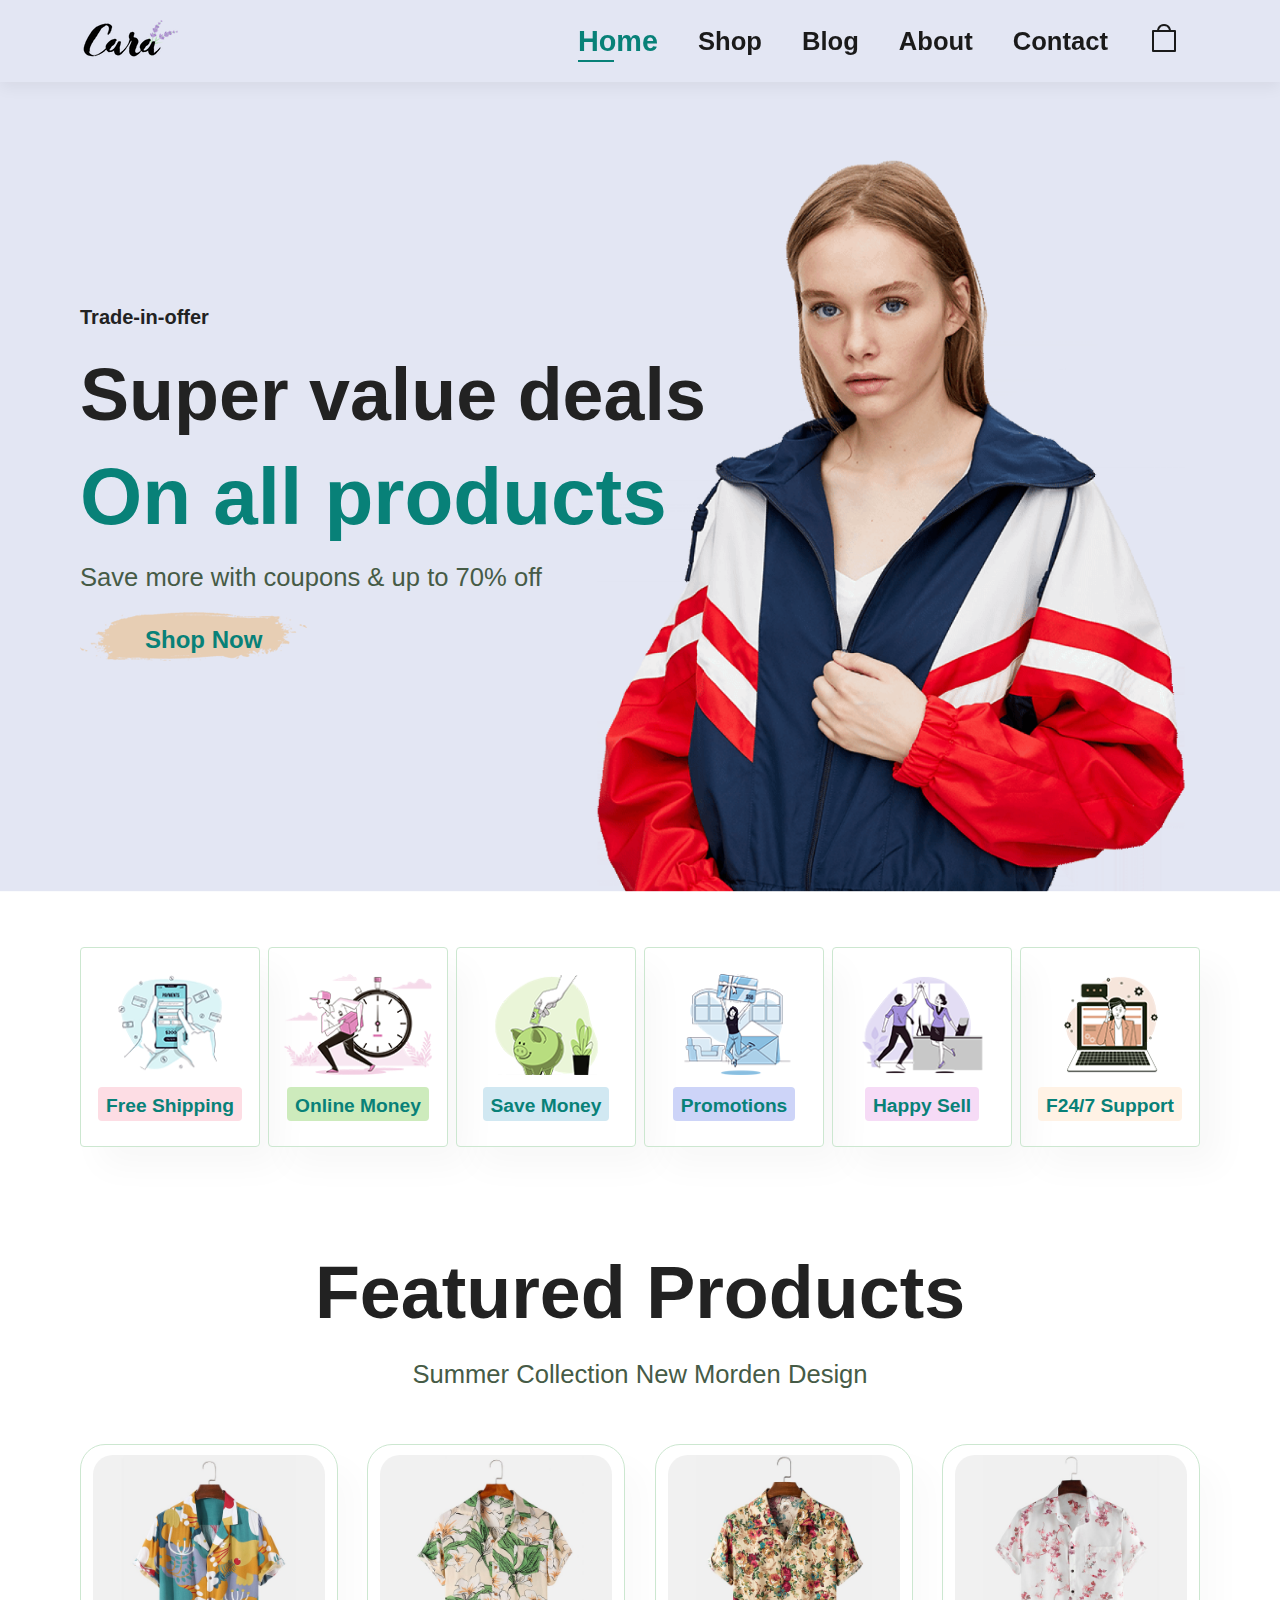
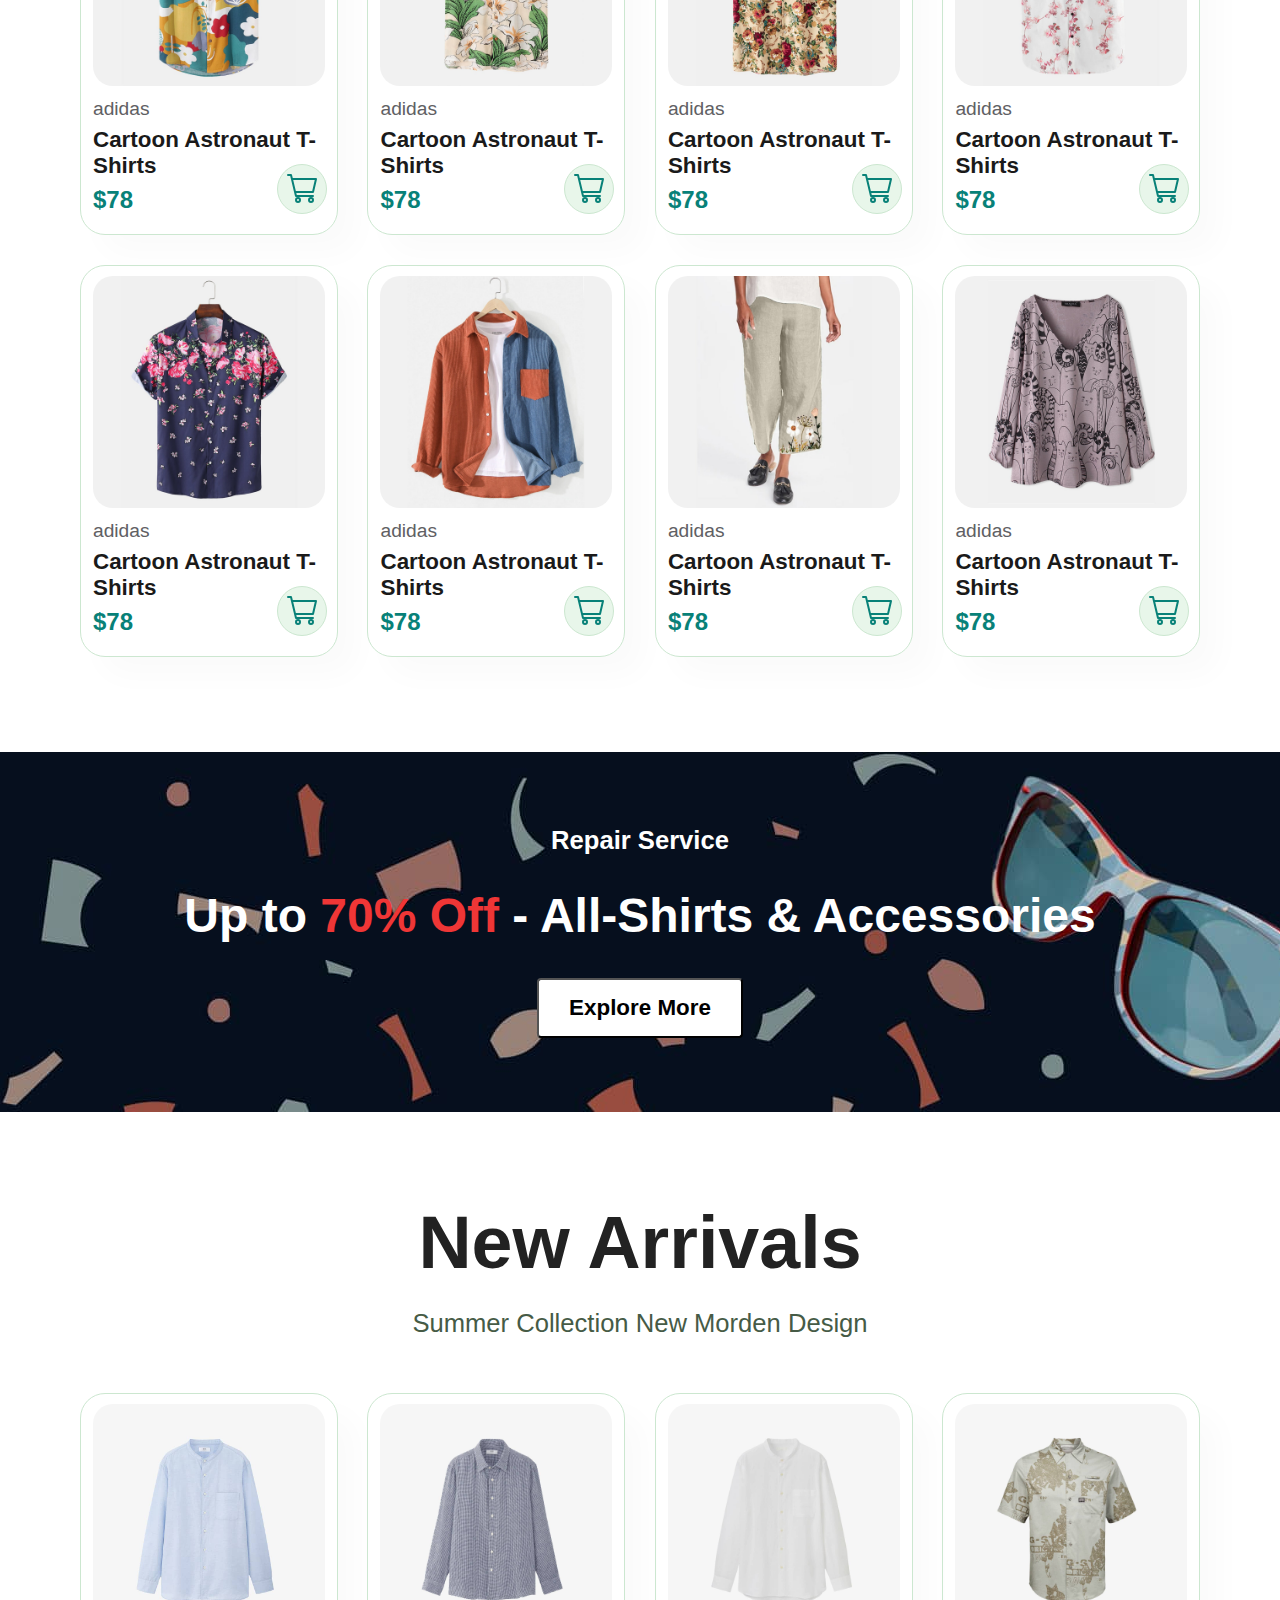
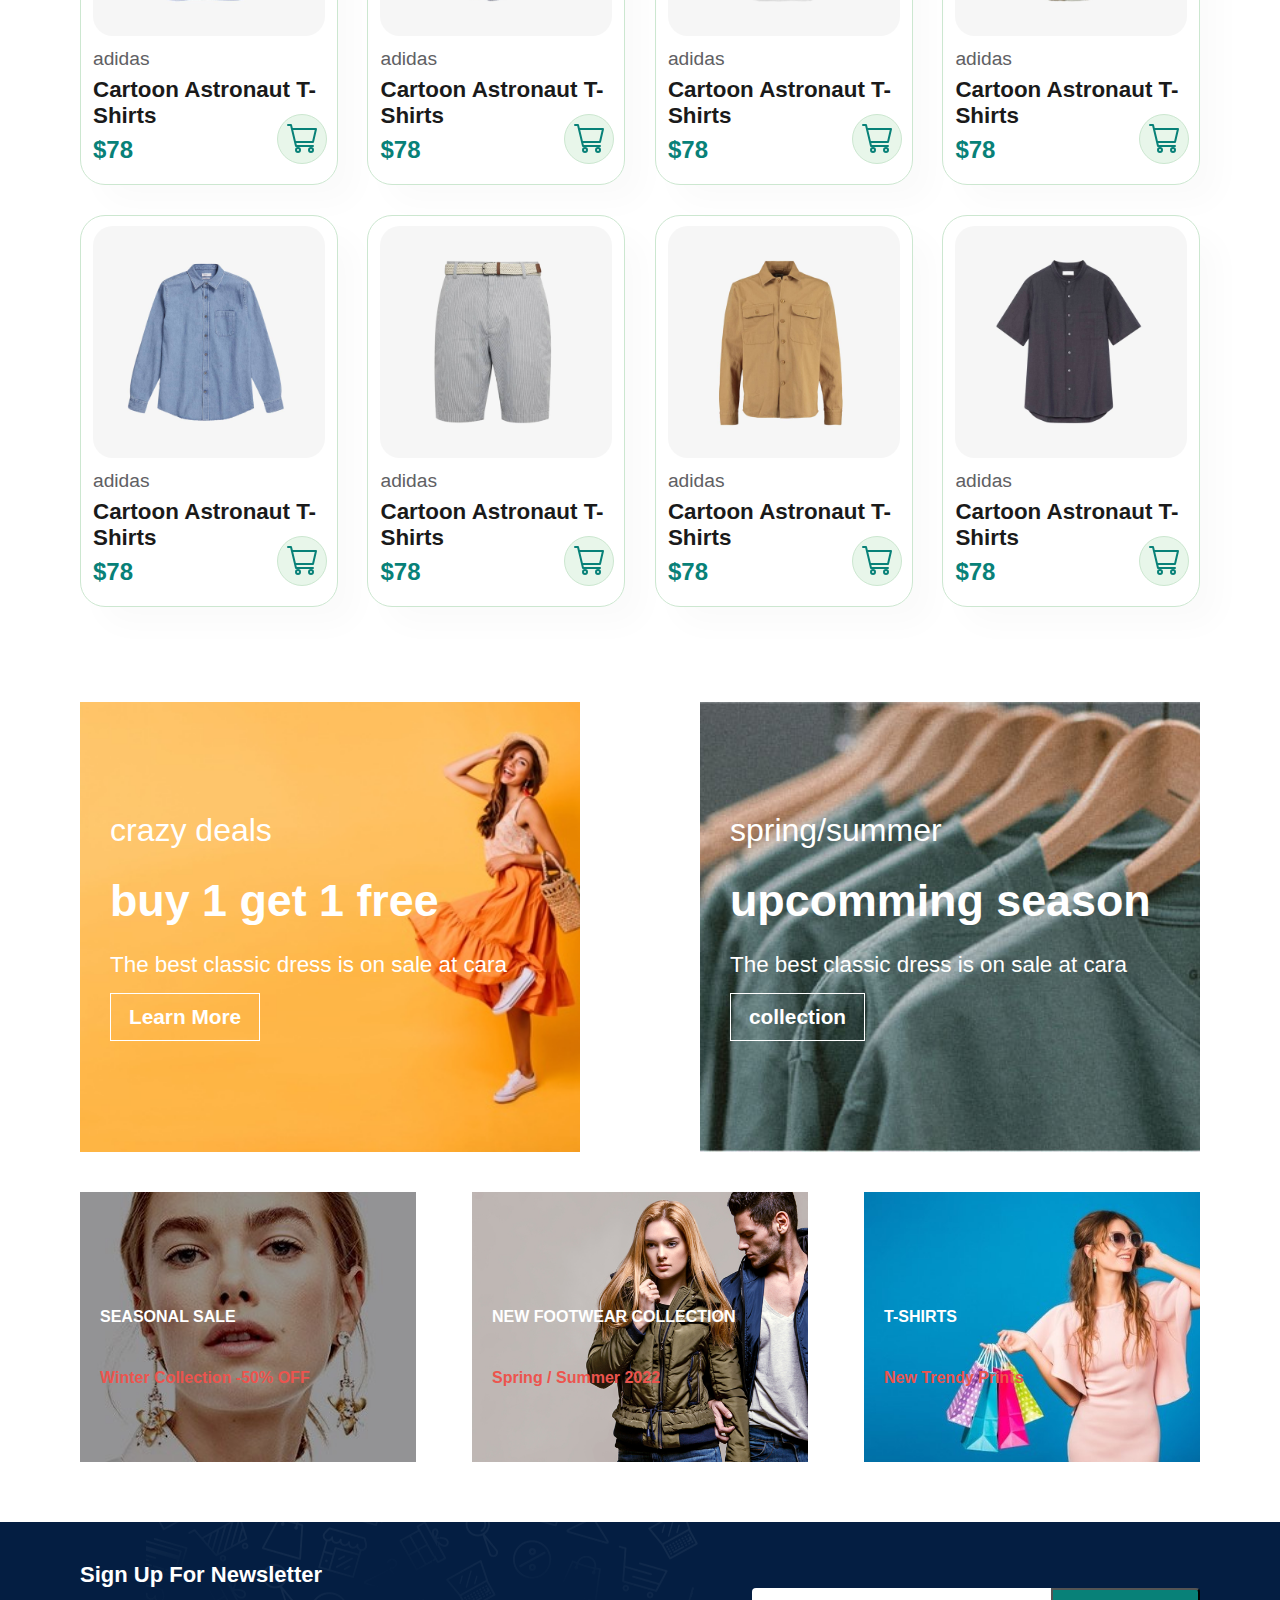
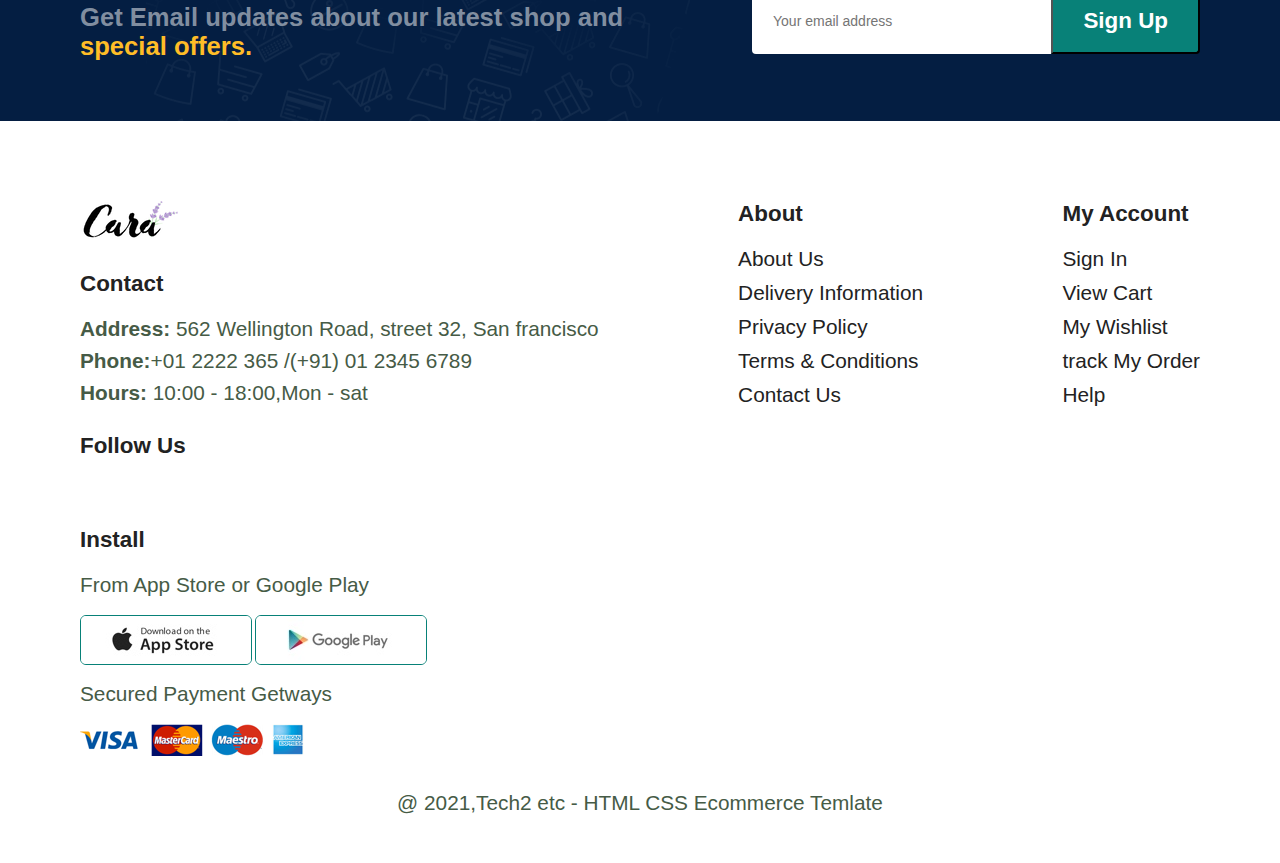
<file: view/src/puplic/index.html>
<!DOCTYPE html>
<html lang="en">
<head>
    <meta charset="UTF-8">
    <meta http-equiv="X-UA-Compatible" content="IE=edge">
    <meta name="viewport" content="width=device-width, initial-scale=1.0">
    <link rel="stylesheet" href="https://cdnjs.cloudflare.com/ajax/libs/font-awesome/6.1.1/css/all.min.css" integrity="sha512-KfkfwYDsLkIlwQp6LFnl8zNdLGxu9YAA1QvwINks4PhcElQSvqcyVLLD9aMhXd13uQjoXtEKNosOWaZqXgel0g==" crossorigin="anonymous" referrerpolicy="no-referrer" />
    <link rel="stylesheet" href="./css/style.css">
    <title>Document</title>
</head>
<body>
    <header>
       <a href="#" class="logo-link">
           <img src="img/logo.png" class="logo" alt="">
       </a> 
       <div>
           <ul class="navbar">
               <li><a class="active" href="index.html">Home</a></li>
               <li><a href="shop.html">Shop</a></li>
               <li><a href="blog.html">Blog</a></li>
               <li><a href="about.html">About</a></li>
               <li id="lg-bag"><a href="contact.html">Contact</a></li>
               <li><a href="cart.html"><svg id="i-bag" xmlns="http://www.w3.org/2000/svg" viewBox="0 0 32 32" width="32" height="32" fill="none" stroke="currentcolor" stroke-linecap="round" stroke-linejoin="round" stroke-width="2">
                <path d="M5 9 L5 29 27 29 27 9 Z M10 9 C10 9 10 3 16 3 22 3 22 9 22 9" />
            </svg></a></li>
            <a href="#" id="close"><i class="fa-solid fa-xmark"></i></a>
               
           </ul>
       </div>
       <div class="mobile">
           <a href="cart.html"><svg id="i-bag" xmlns="http://www.w3.org/2000/svg" viewBox="0 0 32 32" width="32" height="32" fill="none" stroke="currentcolor" stroke-linecap="round" stroke-linejoin="round" stroke-width="2">
               <path d="M5 9 L5 29 27 29 27 9 Z M10 9 C10 9 10 3 16 3 22 3 22 9 22 9" />
           </svg></a>
           <i id="bar" class="fas fa-outdent">

           </i>
       </div>

    </header>
    <section id="hero">
        <h4>Trade-in-offer</h4>
        <h2>Super value deals</h2>
        <h1>On all products</h1>
        <p>Save more with coupons & up to 70% off</p>
        <button>Shop Now</button>
    </section>
    <section id="feature" class="section-p1">
        <div class="fe-box">
            <img src="img/features/f1.png" alt="">
            <h6> Free Shipping</h6>
        </div>
        <div class="fe-box">
            <img src="img/features/f2.png" alt="">
            <h6>Online Money</h6>
        </div>
        <div class="fe-box">
            <img src="img/features/f3.png" alt="">
            <h6>Save Money</h6>
        </div>
        <div class="fe-box">
            <img src="img/features/f4.png" alt="">
            <h6>Promotions</h6>
        </div>
        <div class="fe-box">
            <img src="img/features/f5.png" alt="">
            <h6>Happy Sell</h6>
        </div>
        <div class="fe-box">
            <img src="img/features/f6.png" alt="">
            <h6>F24/7 Support</h6>
        </div>

    </section>
    <section id="products1" class="section-p1">
        <h2>Featured Products</h2>
        <p>Summer Collection New Morden Design</p>
        <div class="pro-container">
           <div class="pro">
               <img src="img/products/f1.jpg" alt="">
               <div class="des">
                   <span>adidas</span>
                   <h5>Cartoon Astronaut T-Shirts</h5>
                   <div class="star">
                       <i class="fas fa-star"></i>
                       <i class="fas fa-star"></i>
                       <i class="fas fa-star"></i>
                       <i class="fas fa-star"></i>
                       <i class="fas fa-star"></i>
                   </div>
                   <h4>$78</h4>
               </div>
               <a href="#" class="cart">
                   <svg id="i-cart" xmlns="http://www.w3.org/2000/svg" viewBox="0 0 32 32" width="32" height="32" fill="none" stroke="currentcolor" stroke-linecap="round" stroke-linejoin="round" stroke-width="2";>
                        <path d="M6 6 L30 6 27 19 9 19 M27 23 L10 23 5 2 2 2" />
                        <circle cx="25" cy="27" r="2" />
                        <circle cx="12" cy="27" r="2" />
                    </svg>
                </a>
           </div>
           <div class="pro">
            <img src="img/products/f2.jpg" alt="">
            <div class="des">
                <span>adidas</span>
                <h5>Cartoon Astronaut T-Shirts</h5>
                <div class="star">
                    <i class="fas fa-star"></i>
                    <i class="fas fa-star"></i>
                    <i class="fas fa-star"></i>
                    <i class="fas fa-star"></i>
                    <i class="fas fa-star"></i>
                </div>
                <h4>$78</h4>
            </div>
            <a href="#" class="cart">
                <svg id="i-cart" xmlns="http://www.w3.org/2000/svg" viewBox="0 0 32 32" width="32" height="32" fill="none" stroke="currentcolor" stroke-linecap="round" stroke-linejoin="round" stroke-width="2";>
                     <path d="M6 6 L30 6 27 19 9 19 M27 23 L10 23 5 2 2 2" />
                     <circle cx="25" cy="27" r="2" />
                     <circle cx="12" cy="27" r="2" />
                 </svg>
             </a>
        </div>
        <div class="pro">
            <img src="img/products/f3.jpg" alt="">
            <div class="des">
                <span>adidas</span>
                <h5>Cartoon Astronaut T-Shirts</h5>
                <div class="star">
                    <i class="fas fa-star"></i>
                    <i class="fas fa-star"></i>
                    <i class="fas fa-star"></i>
                    <i class="fas fa-star"></i>
                    <i class="fas fa-star"></i>
                </div>
                <h4>$78</h4>
            </div>
            <a href="#" class="cart">
                <svg id="i-cart" xmlns="http://www.w3.org/2000/svg" viewBox="0 0 32 32" width="32" height="32" fill="none" stroke="currentcolor" stroke-linecap="round" stroke-linejoin="round" stroke-width="2";>
                     <path d="M6 6 L30 6 27 19 9 19 M27 23 L10 23 5 2 2 2" />
                     <circle cx="25" cy="27" r="2" />
                     <circle cx="12" cy="27" r="2" />
                 </svg>
             </a>
        </div>
        <div class="pro">
            <img src="img/products/f4.jpg" alt="">
            <div class="des">
                <span>adidas</span>
                <h5>Cartoon Astronaut T-Shirts</h5>
                <div class="star">
                    <i class="fas fa-star"></i>
                    <i class="fas fa-star"></i>
                    <i class="fas fa-star"></i>
                    <i class="fas fa-star"></i>
                    <i class="fas fa-star"></i>
                </div>
                <h4>$78</h4>
            </div>
            <a href="#" class="cart">
                <svg id="i-cart" xmlns="http://www.w3.org/2000/svg" viewBox="0 0 32 32" width="32" height="32" fill="none" stroke="currentcolor" stroke-linecap="round" stroke-linejoin="round" stroke-width="2";>
                     <path d="M6 6 L30 6 27 19 9 19 M27 23 L10 23 5 2 2 2" />
                     <circle cx="25" cy="27" r="2" />
                     <circle cx="12" cy="27" r="2" />
                 </svg>
             </a>
        </div>
        <div class="pro">
            <img src="img/products/f5.jpg" alt="">
            <div class="des">
                <span>adidas</span>
                <h5>Cartoon Astronaut T-Shirts</h5>
                <div class="star">
                    <i class="fas fa-star"></i>
                    <i class="fas fa-star"></i>
                    <i class="fas fa-star"></i>
                    <i class="fas fa-star"></i>
                    <i class="fas fa-star"></i>
                </div>
                <h4>$78</h4>
            </div>
            <a href="#" class="cart">
                <svg id="i-cart" xmlns="http://www.w3.org/2000/svg" viewBox="0 0 32 32" width="32" height="32" fill="none" stroke="currentcolor" stroke-linecap="round" stroke-linejoin="round" stroke-width="2";>
                     <path d="M6 6 L30 6 27 19 9 19 M27 23 L10 23 5 2 2 2" />
                     <circle cx="25" cy="27" r="2" />
                     <circle cx="12" cy="27" r="2" />
                 </svg>
             </a>
        </div>
        <div class="pro">
            <img src="img/products/f6.jpg" alt="">
            <div class="des">
                <span>adidas</span>
                <h5>Cartoon Astronaut T-Shirts</h5>
                <div class="star">
                    <i class="fas fa-star"></i>
                    <i class="fas fa-star"></i>
                    <i class="fas fa-star"></i>
                    <i class="fas fa-star"></i>
                    <i class="fas fa-star"></i>
                </div>
                <h4>$78</h4>
            </div>
            <a href="#" class="cart">
                <svg id="i-cart" xmlns="http://www.w3.org/2000/svg" viewBox="0 0 32 32" width="32" height="32" fill="none" stroke="currentcolor" stroke-linecap="round" stroke-linejoin="round" stroke-width="2";>
                     <path d="M6 6 L30 6 27 19 9 19 M27 23 L10 23 5 2 2 2" />
                     <circle cx="25" cy="27" r="2" />
                     <circle cx="12" cy="27" r="2" />
                 </svg>
             </a>
        </div>
        <div class="pro">
            <img src="img/products/f7.jpg" alt="">
            <div class="des">
                <span>adidas</span>
                <h5>Cartoon Astronaut T-Shirts</h5>
                <div class="star">
                    <i class="fas fa-star"></i>
                    <i class="fas fa-star"></i>
                    <i class="fas fa-star"></i>
                    <i class="fas fa-star"></i>
                    <i class="fas fa-star"></i>
                </div>
                <h4>$78</h4>
            </div>
            <a href="#" class="cart">
                <svg id="i-cart" xmlns="http://www.w3.org/2000/svg" viewBox="0 0 32 32" width="32" height="32" fill="none" stroke="currentcolor" stroke-linecap="round" stroke-linejoin="round" stroke-width="2";>
                     <path d="M6 6 L30 6 27 19 9 19 M27 23 L10 23 5 2 2 2" />
                     <circle cx="25" cy="27" r="2" />
                     <circle cx="12" cy="27" r="2" />
                 </svg>
             </a>
        </div>
        <div class="pro">
            <img src="img/products/f8.jpg" alt="">
            <div class="des">
                <span>adidas</span>
                <h5>Cartoon Astronaut T-Shirts</h5>
                <div class="star">
                    <i class="fas fa-star"></i>
                    <i class="fas fa-star"></i>
                    <i class="fas fa-star"></i>
                    <i class="fas fa-star"></i>
                    <i class="fas fa-star"></i>
                </div>
                <h4>$78</h4>
            </div>
            <a href="#" class="cart">
                <svg id="i-cart" xmlns="http://www.w3.org/2000/svg" viewBox="0 0 32 32" width="32" height="32" fill="none" stroke="currentcolor" stroke-linecap="round" stroke-linejoin="round" stroke-width="2";>
                     <path d="M6 6 L30 6 27 19 9 19 M27 23 L10 23 5 2 2 2" />
                     <circle cx="25" cy="27" r="2" />
                     <circle cx="12" cy="27" r="2" />
                 </svg>
             </a>
        </div>
        </div> 

    </section>

    <section id="banner" class="section-m1">
        <h4>Repair Service</h4>
        <h2>Up to <span>70% Off</span> - All-Shirts & Accessories</h2>
        <button class="normal">Explore More</button>
    </section>

    <section id="products1" class="section-p1">
        <h2>New Arrivals</h2>
        <p>Summer Collection New Morden Design</p>
        <div class="pro-container">
           <div class="pro">
               <img src="img/products/n1.jpg" alt="">
               <div class="des">
                   <span>adidas</span>
                   <h5>Cartoon Astronaut T-Shirts</h5>
                   <div class="star">
                       <i class="fas fa-star"></i>
                       <i class="fas fa-star"></i>
                       <i class="fas fa-star"></i>
                       <i class="fas fa-star"></i>
                       <i class="fas fa-star"></i>
                   </div>
                   <h4>$78</h4>
               </div>
               <a href="#" class="cart">
                   <svg id="i-cart" xmlns="http://www.w3.org/2000/svg" viewBox="0 0 32 32" width="32" height="32" fill="none" stroke="currentcolor" stroke-linecap="round" stroke-linejoin="round" stroke-width="2";>
                        <path d="M6 6 L30 6 27 19 9 19 M27 23 L10 23 5 2 2 2" />
                        <circle cx="25" cy="27" r="2" />
                        <circle cx="12" cy="27" r="2" />
                    </svg>
                </a>
           </div>
           <div class="pro">
            <img src="img/products/n2.jpg" alt="">
            <div class="des">
                <span>adidas</span>
                <h5>Cartoon Astronaut T-Shirts</h5>
                <div class="star">
                    <i class="fas fa-star"></i>
                    <i class="fas fa-star"></i>
                    <i class="fas fa-star"></i>
                    <i class="fas fa-star"></i>
                    <i class="fas fa-star"></i>
                </div>
                <h4>$78</h4>
            </div>
            <a href="#" class="cart">
                <svg id="i-cart" xmlns="http://www.w3.org/2000/svg" viewBox="0 0 32 32" width="32" height="32" fill="none" stroke="currentcolor" stroke-linecap="round" stroke-linejoin="round" stroke-width="2";>
                     <path d="M6 6 L30 6 27 19 9 19 M27 23 L10 23 5 2 2 2" />
                     <circle cx="25" cy="27" r="2" />
                     <circle cx="12" cy="27" r="2" />
                 </svg>
             </a>
        </div>
        <div class="pro">
            <img src="img/products/n3.jpg" alt="">
            <div class="des">
                <span>adidas</span>
                <h5>Cartoon Astronaut T-Shirts</h5>
                <div class="star">
                    <i class="fas fa-star"></i>
                    <i class="fas fa-star"></i>
                    <i class="fas fa-star"></i>
                    <i class="fas fa-star"></i>
                    <i class="fas fa-star"></i>
                </div>
                <h4>$78</h4>
            </div>
            <a href="#" class="cart">
                <svg id="i-cart" xmlns="http://www.w3.org/2000/svg" viewBox="0 0 32 32" width="32" height="32" fill="none" stroke="currentcolor" stroke-linecap="round" stroke-linejoin="round" stroke-width="2";>
                     <path d="M6 6 L30 6 27 19 9 19 M27 23 L10 23 5 2 2 2" />
                     <circle cx="25" cy="27" r="2" />
                     <circle cx="12" cy="27" r="2" />
                 </svg>
             </a>
        </div>
        <div class="pro">
            <img src="img/products/n4.jpg" alt="">
            <div class="des">
                <span>adidas</span>
                <h5>Cartoon Astronaut T-Shirts</h5>
                <div class="star">
                    <i class="fas fa-star"></i>
                    <i class="fas fa-star"></i>
                    <i class="fas fa-star"></i>
                    <i class="fas fa-star"></i>
                    <i class="fas fa-star"></i>
                </div>
                <h4>$78</h4>
            </div>
            <a href="#" class="cart">
                <svg id="i-cart" xmlns="http://www.w3.org/2000/svg" viewBox="0 0 32 32" width="32" height="32" fill="none" stroke="currentcolor" stroke-linecap="round" stroke-linejoin="round" stroke-width="2";>
                     <path d="M6 6 L30 6 27 19 9 19 M27 23 L10 23 5 2 2 2" />
                     <circle cx="25" cy="27" r="2" />
                     <circle cx="12" cy="27" r="2" />
                 </svg>
             </a>
        </div>
        <div class="pro">
            <img src="img/products/n5.jpg" alt="">
            <div class="des">
                <span>adidas</span>
                <h5>Cartoon Astronaut T-Shirts</h5>
                <div class="star">
                    <i class="fas fa-star"></i>
                    <i class="fas fa-star"></i>
                    <i class="fas fa-star"></i>
                    <i class="fas fa-star"></i>
                    <i class="fas fa-star"></i>
                </div>
                <h4>$78</h4>
            </div>
            <a href="#" class="cart">
                <svg id="i-cart" xmlns="http://www.w3.org/2000/svg" viewBox="0 0 32 32" width="32" height="32" fill="none" stroke="currentcolor" stroke-linecap="round" stroke-linejoin="round" stroke-width="2";>
                     <path d="M6 6 L30 6 27 19 9 19 M27 23 L10 23 5 2 2 2" />
                     <circle cx="25" cy="27" r="2" />
                     <circle cx="12" cy="27" r="2" />
                 </svg>
             </a>
        </div>
        <div class="pro">
            <img src="img/products/n6.jpg" alt="">
            <div class="des">
                <span>adidas</span>
                <h5>Cartoon Astronaut T-Shirts</h5>
                <div class="star">
                    <i class="fas fa-star"></i>
                    <i class="fas fa-star"></i>
                    <i class="fas fa-star"></i>
                    <i class="fas fa-star"></i>
                    <i class="fas fa-star"></i>
                </div>
                <h4>$78</h4>
            </div>
            <a href="#" class="cart">
                <svg id="i-cart" xmlns="http://www.w3.org/2000/svg" viewBox="0 0 32 32" width="32" height="32" fill="none" stroke="currentcolor" stroke-linecap="round" stroke-linejoin="round" stroke-width="2";>
                     <path d="M6 6 L30 6 27 19 9 19 M27 23 L10 23 5 2 2 2" />
                     <circle cx="25" cy="27" r="2" />
                     <circle cx="12" cy="27" r="2" />
                 </svg>
             </a>
        </div>
        <div class="pro">
            <img src="img/products/n7.jpg" alt="">
            <div class="des">
                <span>adidas</span>
                <h5>Cartoon Astronaut T-Shirts</h5>
                <div class="star">
                    <i class="fas fa-star"></i>
                    <i class="fas fa-star"></i>
                    <i class="fas fa-star"></i>
                    <i class="fas fa-star"></i>
                    <i class="fas fa-star"></i>
                </div>
                <h4>$78</h4>
            </div>
            <a href="#" class="cart">
                <svg id="i-cart" xmlns="http://www.w3.org/2000/svg" viewBox="0 0 32 32" width="32" height="32" fill="none" stroke="currentcolor" stroke-linecap="round" stroke-linejoin="round" stroke-width="2";>
                     <path d="M6 6 L30 6 27 19 9 19 M27 23 L10 23 5 2 2 2" />
                     <circle cx="25" cy="27" r="2" />
                     <circle cx="12" cy="27" r="2" />
                 </svg>
             </a>
        </div>
        <div class="pro">
            <img src="img/products/n8.jpg" alt="">
            <div class="des">
                <span>adidas</span>
                <h5>Cartoon Astronaut T-Shirts</h5>
                <div class="star">
                    <i class="fas fa-star"></i>
                    <i class="fas fa-star"></i>
                    <i class="fas fa-star"></i>
                    <i class="fas fa-star"></i>
                    <i class="fas fa-star"></i>
                </div>
                <h4>$78</h4>
            </div>
            <a href="#" class="cart">
                <svg id="i-cart" xmlns="http://www.w3.org/2000/svg" viewBox="0 0 32 32" width="32" height="32" fill="none" stroke="currentcolor" stroke-linecap="round" stroke-linejoin="round" stroke-width="2";>
                     <path d="M6 6 L30 6 27 19 9 19 M27 23 L10 23 5 2 2 2" />
                     <circle cx="25" cy="27" r="2" />
                     <circle cx="12" cy="27" r="2" />
                 </svg>
             </a>
        </div>
        </div> 

    </section>

    <section id="sm-banner" class="section-p1" >
        <div class="banner-box">
            <h4>crazy deals</h4>
            <h2>buy 1 get 1 free</h2>
            <span>The best classic dress is on sale at cara</span>
            <button class="white">Learn More</button>
        </div>
        <div class="banner-box banner-box2">
            <h4>spring/summer</h4>
            <h2>upcomming season</h2>
            <span>The best classic dress is on sale at cara</span>
            <button class="white">collection</button>
        </div>
    </section>

    <section id="banner3">
        <div class="banner3-box">
            <h2>SEASONAL SALE</h2>
            <h3>Winter Collection -50% OFF</h3>
        </div>
        <div class="banner3-box banner3-box2">
            <h2>NEW FOOTWEAR COLLECTION</h2>
            <h3>Spring / Summer 2022</h3>
        </div>
        <div class="banner3-box banner3-box3">
            <h2>T-SHIRTS</h2>
            <h3>New Trendy Prints</h3>
        </div>
    </section>

    <section id="newsletter" class="section-p1 section-m1">
        <div class="newstext">
            <h4>Sign Up For Newsletter</h4>
            <p>Get Email updates about our latest shop and <span>special offers.</span></p>
        </div>
        <div class="form">
            <input type="text"  placeholder="Your email address">
            <button class="normal">Sign Up</button>
        </div>
    </section>

    <footer class="section-p1">
        <div class="col">
            <img class="logo" src="img/logo.png" alt="">
            <h4>Contact</h4>
            <p><strong>Address:</strong> 562 Wellington Road, street 32, San francisco</p>
            <p><strong>Phone:</strong>+01 2222 365 /(+91) 01 2345 6789</p>
            <p><strong>Hours:</strong> 10:00 - 18:00,Mon - sat</p>
            <div class="follow">
                <h4>Follow Us</h4>
                <div class="icons">
                    <i class="fa-brands fa-facebook-f"></i>
                    <i class="fa-brands fa-twitter"></i>
                    <i class="fa-brands fa-instagram-square"></i>
                    <i class="fa-brands fa-pinterest-p"></i>
                    <i class="fa-brands fa-youtube"></i>
                </div>
            </div>

        </div>
        <div class="col">
            <h4>About</h4>
            <a href="#">About Us</a>
            <a href="#">Delivery Information</a>
            <a href="#">Privacy Policy</a>
            <a href="#">Terms & Conditions</a>
            <a href="#">Contact Us</a>
        </div>
        <div class="col">
            <h4>My Account</h4>
            <a href="#">Sign In</a>
            <a href="#">View Cart</a>
            <a href="#">My Wishlist</a>
            <a href="#">track My Order</a>
            <a href="#">Help</a>
        </div>

        <div class="col install">
            <h4>Install</h4>
            <p>From App Store or Google Play</p>
            <div class="row">
                <img src="img/pay/app.jpg" alt="">
                <img src="img/pay/play.jpg" alt="">
            </div>
            <p>Secured Payment Getways</p>
            <img src="img/pay/pay.png" alt="">

        </div>
        <div class="copyright">
            <p>@ 2021,Tech2 etc - HTML CSS Ecommerce Temlate</p>
        </div>

    </footer>

    <script src="../index.js"></script>
</body>
</html>
</file>
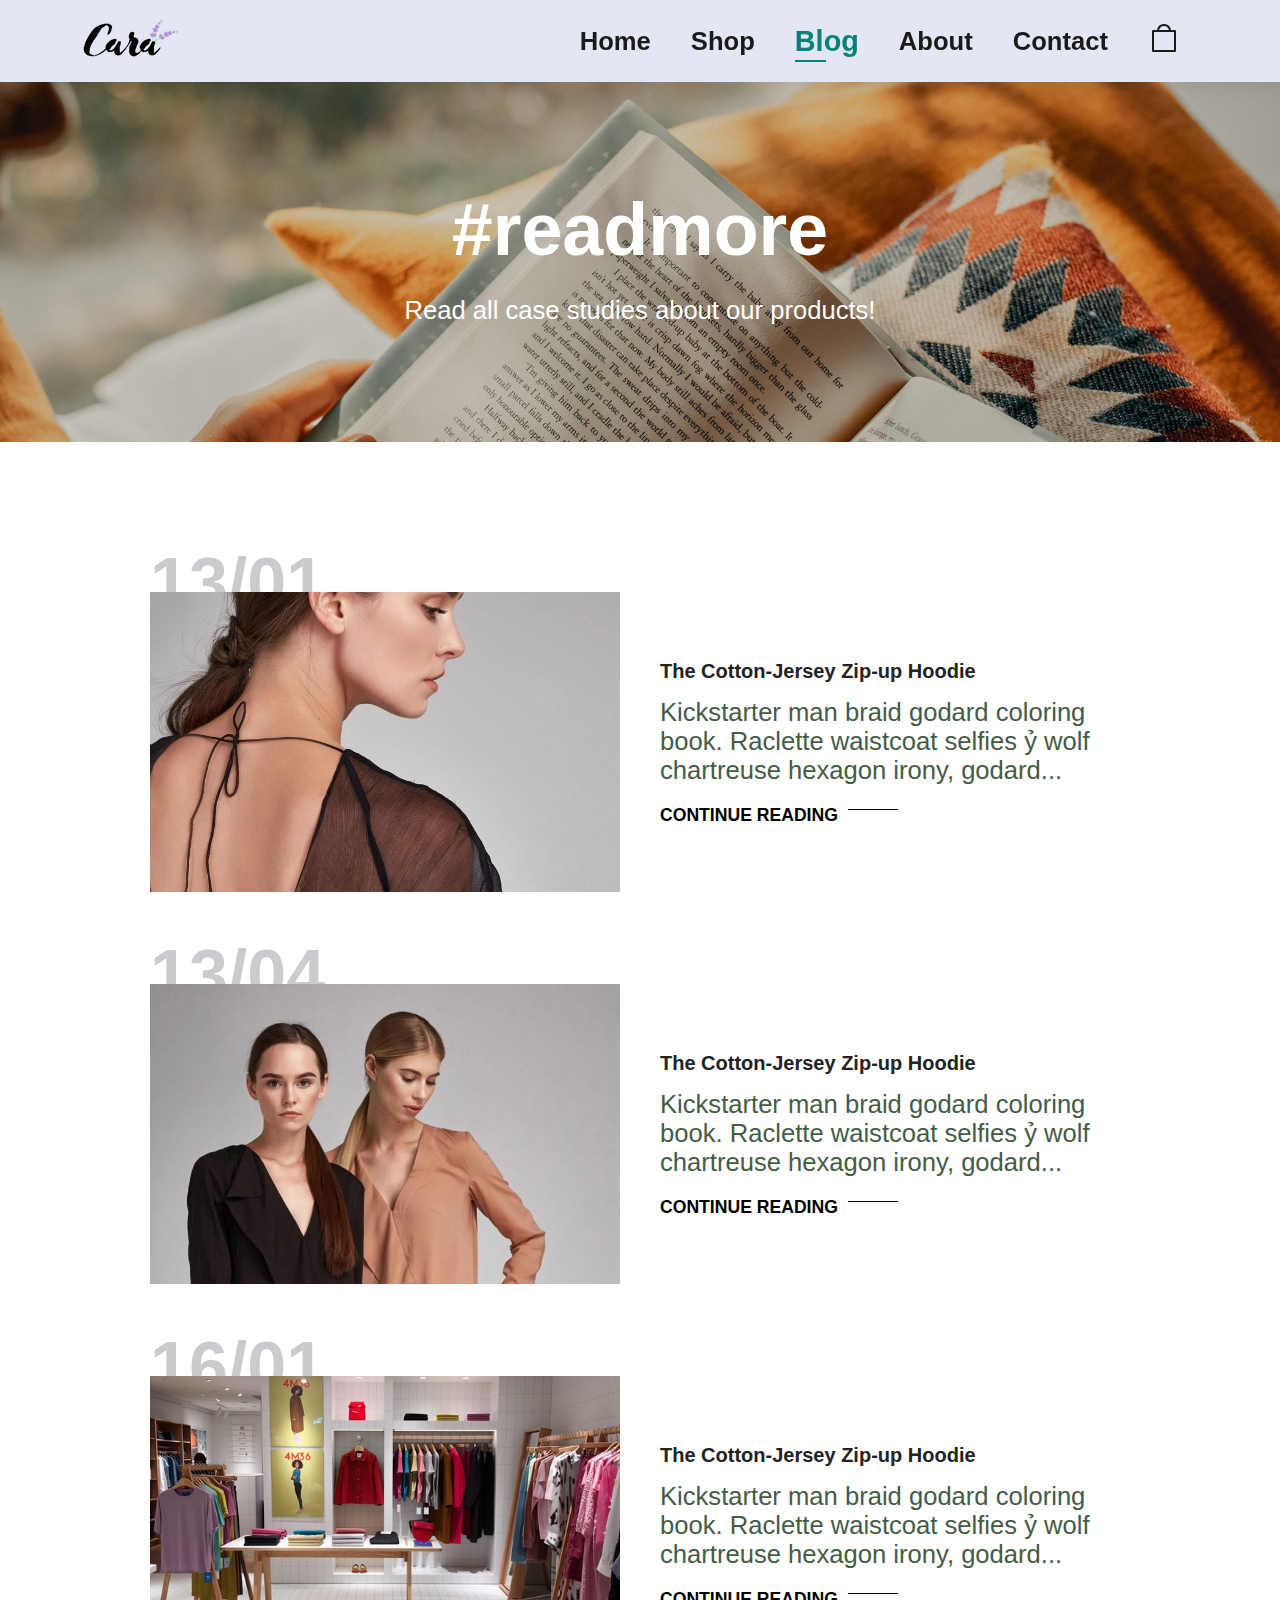
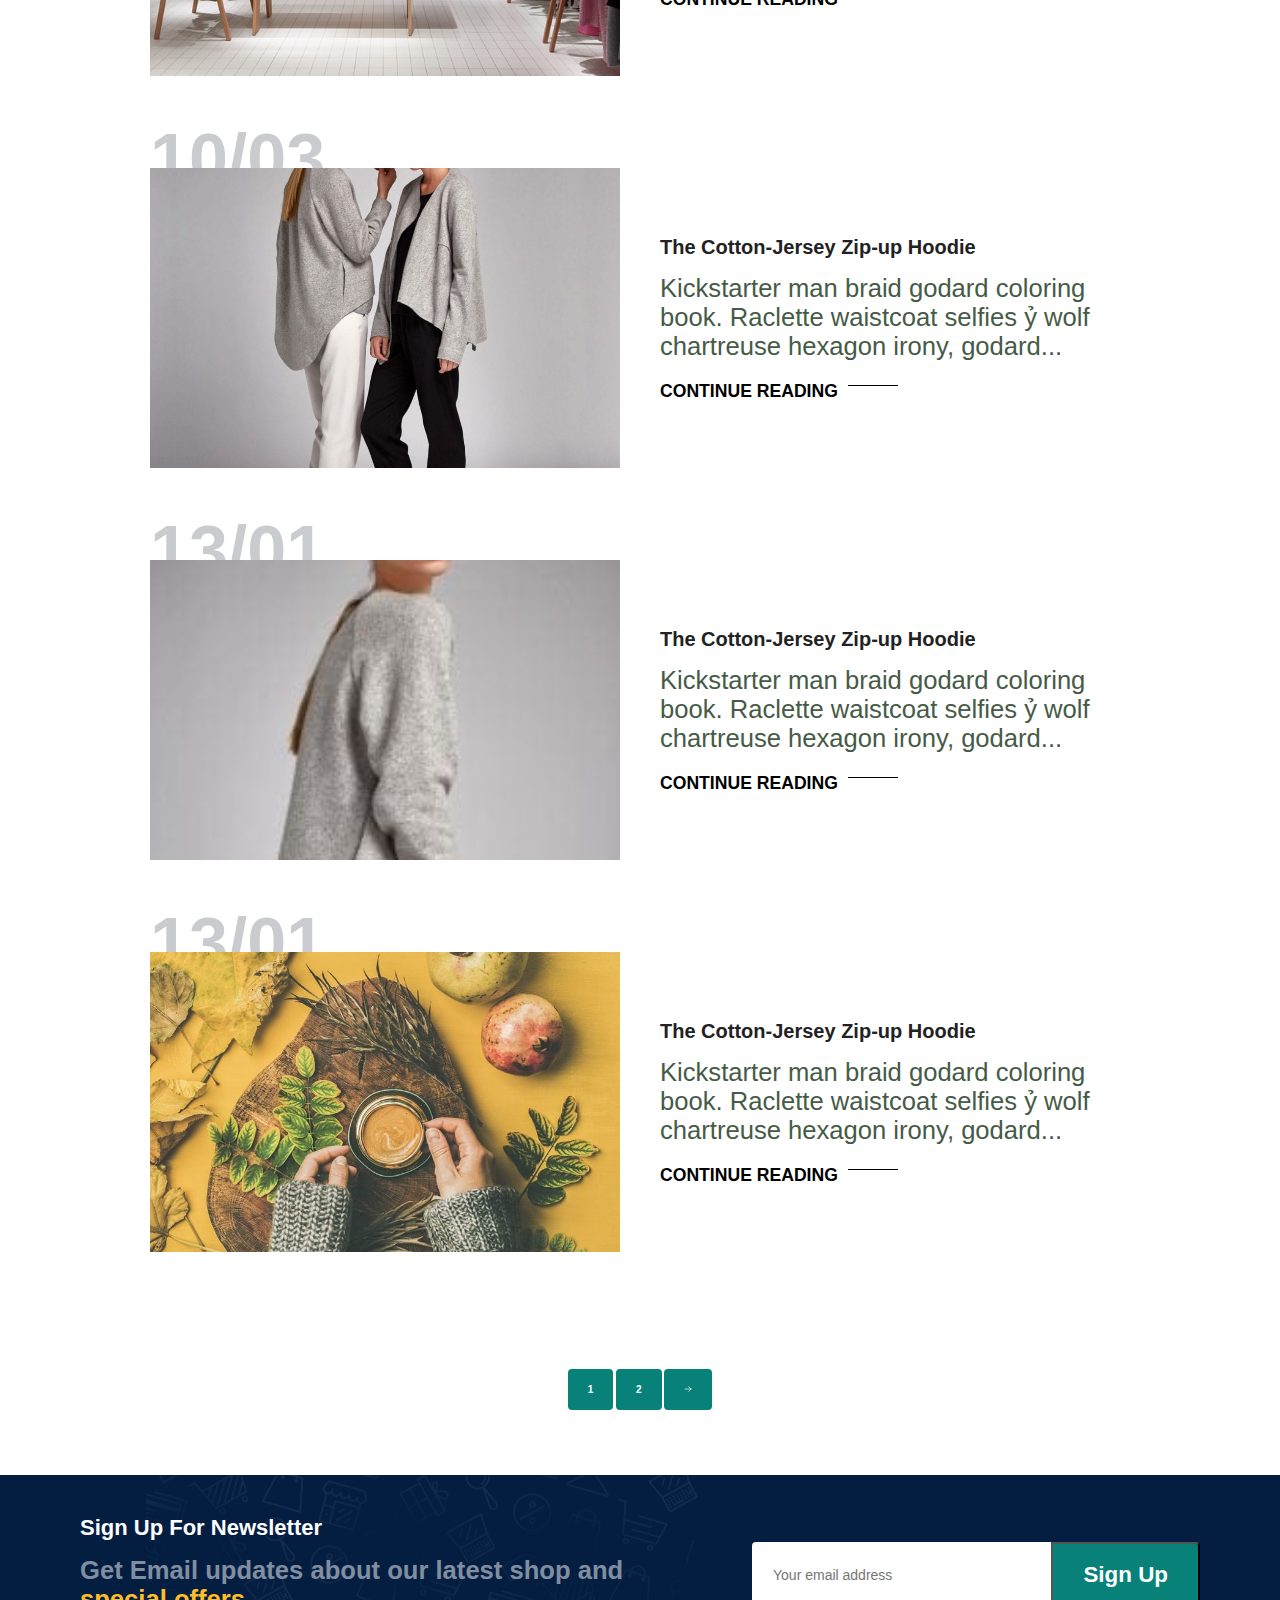
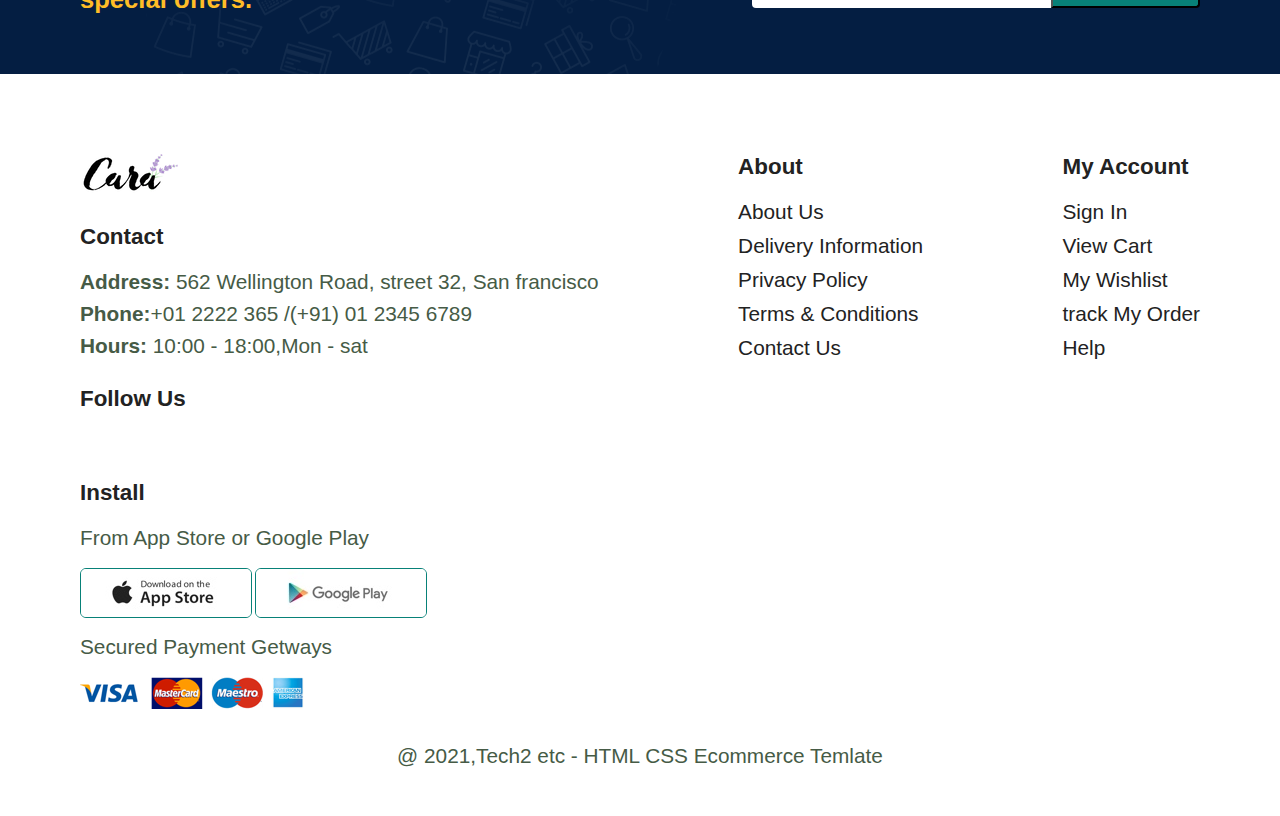
<file: view/src/puplic/blog.html>
<!DOCTYPE html>
<html lang="en">
<head>
    <meta charset="UTF-8">
    <meta http-equiv="X-UA-Compatible" content="IE=edge">
    <meta name="viewport" content="width=device-width, initial-scale=1.0">
    <link rel="stylesheet" href="https://cdnjs.cloudflare.com/ajax/libs/font-awesome/6.1.1/css/all.min.css" integrity="sha512-KfkfwYDsLkIlwQp6LFnl8zNdLGxu9YAA1QvwINks4PhcElQSvqcyVLLD9aMhXd13uQjoXtEKNosOWaZqXgel0g==" crossorigin="anonymous" referrerpolicy="no-referrer" />
    <link rel="stylesheet" href="./css/style.css">
    <link rel="stylesheet" href="./css/shop.css">
    <link rel="stylesheet" href="./css/blog.css">
    <title>Document</title>
</head>
<body>
    <header>
       <a href="#" class="logo-link">
           <img src="img/logo.png" class="logo" alt="">
       </a> 
       <div>
           <ul class="navbar">
               <li><a  href="../../../index.html">Home</a></li>
               <li><a href="shop.html">Shop</a></li>
               <li><a class="active" href="blog.html">Blog</a></li>
               <li><a href="about.html">About</a></li>
               <li id="lg-bag"><a href="contact.html">Contact</a></li>
               <li><a href="cart.html"><svg id="i-bag" xmlns="http://www.w3.org/2000/svg" viewBox="0 0 32 32" width="32" height="32" fill="none" stroke="currentcolor" stroke-linecap="round" stroke-linejoin="round" stroke-width="2">
                <path d="M5 9 L5 29 27 29 27 9 Z M10 9 C10 9 10 3 16 3 22 3 22 9 22 9" />
            </svg></a></li>
            <a href="#" id="close"><i class="fa-solid fa-xmark"></i></a>
               
           </ul>
       </div>
       <div class="mobile">
           <a href="cart.html"><svg id="i-bag" xmlns="http://www.w3.org/2000/svg" viewBox="0 0 32 32" width="32" height="32" fill="none" stroke="currentcolor" stroke-linecap="round" stroke-linejoin="round" stroke-width="2">
               <path d="M5 9 L5 29 27 29 27 9 Z M10 9 C10 9 10 3 16 3 22 3 22 9 22 9" />
           </svg></a>
           <i id="bar" class="fas fa-outdent">

           </i>
       </div>

    </header>
    <section id="page-header" class="blog-header">
        
        <h2>#readmore</h2>
       
        <p>Read all case studies about our products!</p>
        
    </section>
    <div id="blog">
        <div class="blog-box">
            <div class="blog-img">
                <img src="img/blog/b1.jpg" alt="">
            </div>
            <div class="blog-details">
                <h4>The Cotton-Jersey Zip-up Hoodie</h4>
                <p>Kickstarter man braid godard coloring book. Raclette waistcoat selfies ỷ
                    wolf chartreuse hexagon irony, godard...
                </p>
                <a href="#">CONTINUE READING</a>
            </div>
            <h1>13/01</h1>
        </div>
        <div class="blog-box">
            <div class="blog-img">
                <img src="img/blog/b2.jpg" alt="">
            </div>
            <div class="blog-details">
                <h4>The Cotton-Jersey Zip-up Hoodie</h4>
                <p>Kickstarter man braid godard coloring book. Raclette waistcoat selfies ỷ
                    wolf chartreuse hexagon irony, godard...
                </p>
                <a href="#">CONTINUE READING</a>
            </div>
            <h1>13/04</h1>
        </div>
        <div class="blog-box">
            <div class="blog-img">
                <img src="img/blog/b3.jpg" alt="">
            </div>
            <div class="blog-details">
                <h4>The Cotton-Jersey Zip-up Hoodie</h4>
                <p>Kickstarter man braid godard coloring book. Raclette waistcoat selfies ỷ
                    wolf chartreuse hexagon irony, godard...
                </p>
                <a href="#">CONTINUE READING</a>
            </div>
            <h1>16/01</h1>
        </div>
        <div class="blog-box">
            <div class="blog-img">
                <img src="img/blog/b4.jpg" alt="">
            </div>
            <div class="blog-details">
                <h4>The Cotton-Jersey Zip-up Hoodie</h4>
                <p>Kickstarter man braid godard coloring book. Raclette waistcoat selfies ỷ
                    wolf chartreuse hexagon irony, godard...
                </p>
                <a href="#">CONTINUE READING</a>
            </div>
            <h1>10/03</h1>
        </div>
        <div class="blog-box">
            <div class="blog-img">
                <img src="img/blog/b5.jpg" alt="">
            </div>
            <div class="blog-details">
                <h4>The Cotton-Jersey Zip-up Hoodie</h4>
                <p>Kickstarter man braid godard coloring book. Raclette waistcoat selfies ỷ
                    wolf chartreuse hexagon irony, godard...
                </p>
                <a href="#">CONTINUE READING</a>
            </div>
            <h1>13/01</h1>
        </div>
        <div class="blog-box">
            <div class="blog-img">
                <img src="img/blog/b6.jpg" alt="">
            </div>
            <div class="blog-details">
                <h4>The Cotton-Jersey Zip-up Hoodie</h4>
                <p>Kickstarter man braid godard coloring book. Raclette waistcoat selfies ỷ
                    wolf chartreuse hexagon irony, godard...
                </p>
                <a href="#">CONTINUE READING</a>
            </div>
            <h1>13/01</h1>
        </div>
    </div>
 
    <section id="pagination" class="section-p1">
        <a href="#">1</a>
        <a href="#">2</a>
        <a href="#"><svg xmlns="http://www.w3.org/2000/svg" class="h-6 w-6" fill="none" viewBox="0 0 24 24" stroke="currentColor" stroke-width="2">
            <path stroke-linecap="round" stroke-linejoin="round" d="M14 5l7 7m0 0l-7 7m7-7H3" />
          </svg></a>
    </section>


    <section id="newsletter" class="section-p1 section-m1">
        <div class="newstext">
            <h4>Sign Up For Newsletter</h4>
            <p>Get Email updates about our latest shop and <span>special offers.</span></p>
        </div>
        <div class="form">
            <input type="text"  placeholder="Your email address">
            <button class="normal">Sign Up</button>
        </div>
    </section>

    <footer class="section-p1">
        <div class="col">
            <img class="logo" src="img/logo.png" alt="">
            <h4>Contact</h4>
            <p><strong>Address:</strong> 562 Wellington Road, street 32, San francisco</p>
            <p><strong>Phone:</strong>+01 2222 365 /(+91) 01 2345 6789</p>
            <p><strong>Hours:</strong> 10:00 - 18:00,Mon - sat</p>
            <div class="follow">
                <h4>Follow Us</h4>
                <div class="icons">
                    <i class="fa-brands fa-facebook-f"></i>
                    <i class="fa-brands fa-twitter"></i>
                    <i class="fa-brands fa-instagram-square"></i>
                    <i class="fa-brands fa-pinterest-p"></i>
                    <i class="fa-brands fa-youtube"></i>
                </div>
            </div>

        </div>
        <div class="col">
            <h4>About</h4>
            <a href="#">About Us</a>
            <a href="#">Delivery Information</a>
            <a href="#">Privacy Policy</a>
            <a href="#">Terms & Conditions</a>
            <a href="#">Contact Us</a>
        </div>
        <div class="col">
            <h4>My Account</h4>
            <a href="#">Sign In</a>
            <a href="#">View Cart</a>
            <a href="#">My Wishlist</a>
            <a href="#">track My Order</a>
            <a href="#">Help</a>
        </div>

        <div class="col install">
            <h4>Install</h4>
            <p>From App Store or Google Play</p>
            <div class="row">
                <img src="img/pay/app.jpg" alt="">
                <img src="img/pay/play.jpg" alt="">
            </div>
            <p>Secured Payment Getways</p>
            <img src="img/pay/pay.png" alt="">

        </div>
        <div class="copyright">
            <p>@ 2021,Tech2 etc - HTML CSS Ecommerce Temlate</p>
        </div>

    </footer>

    <script src="../index.js"></script>
</body>
</html>
</file>
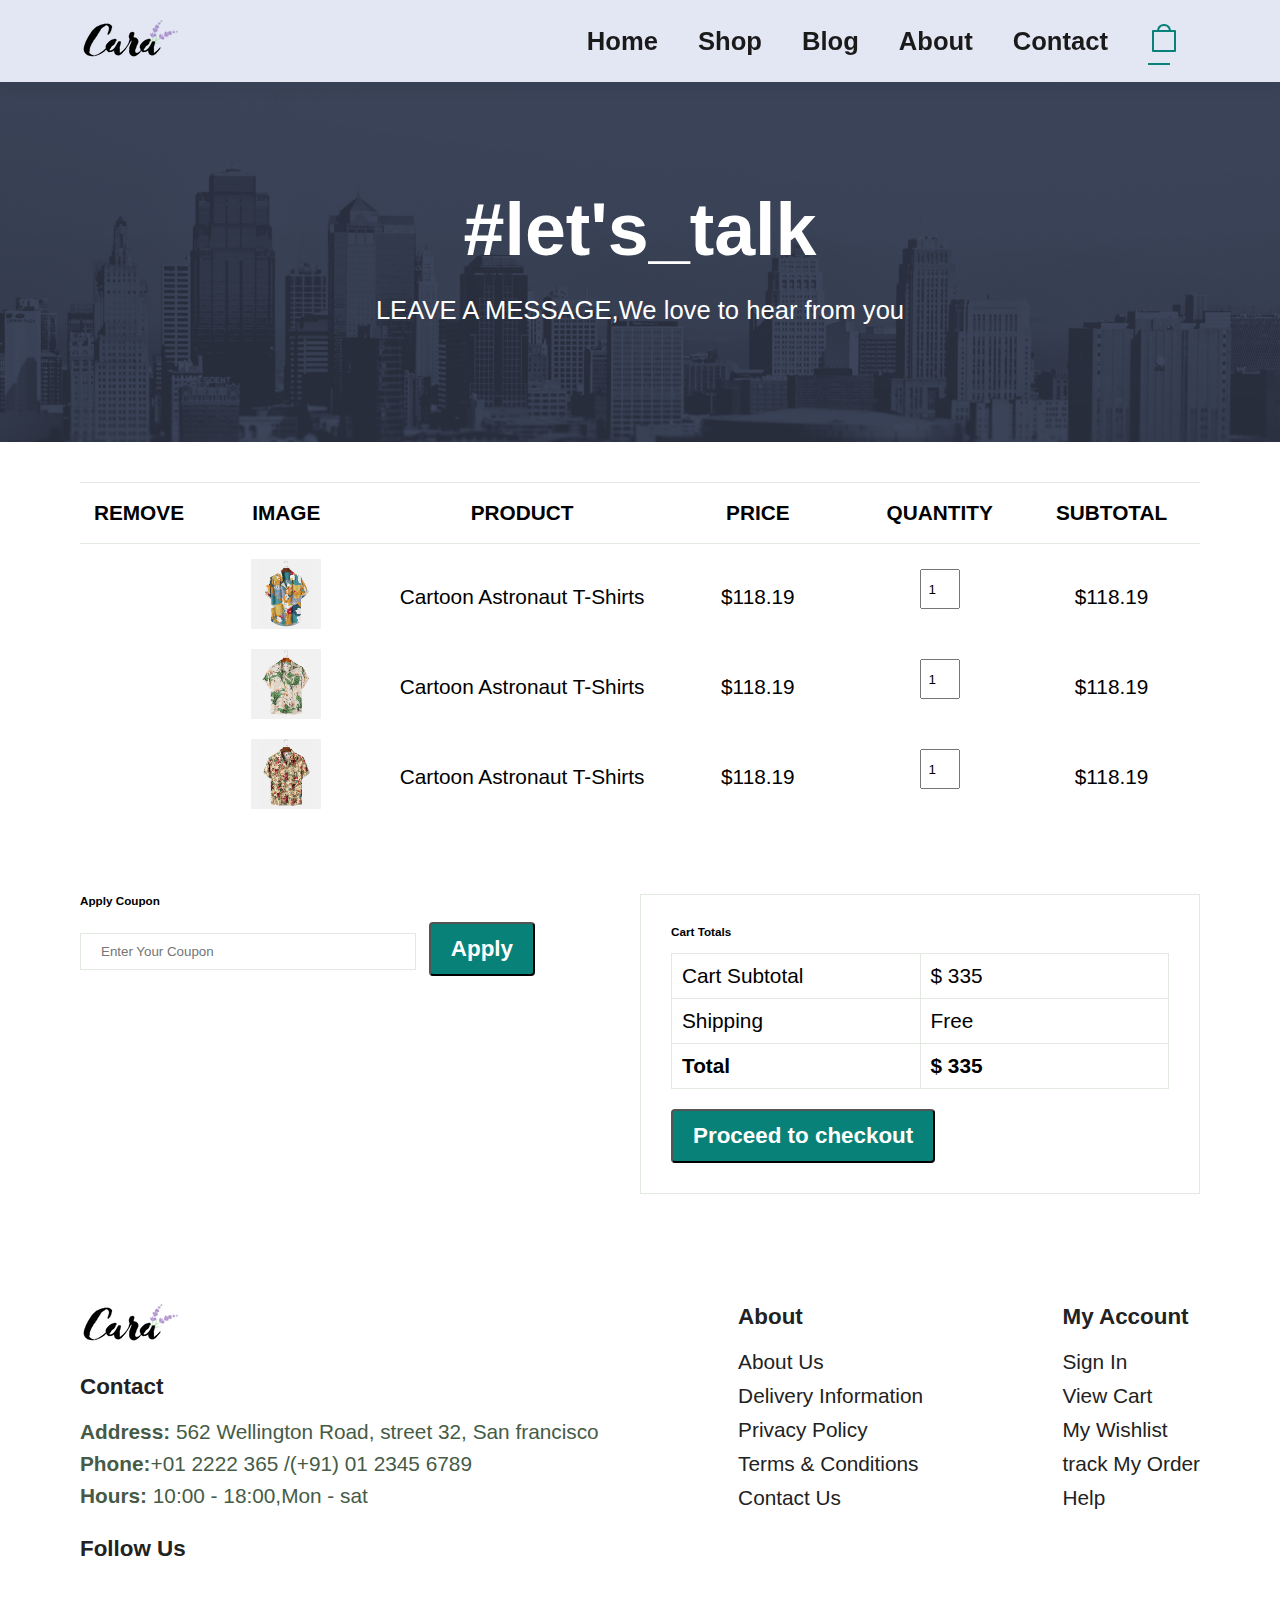
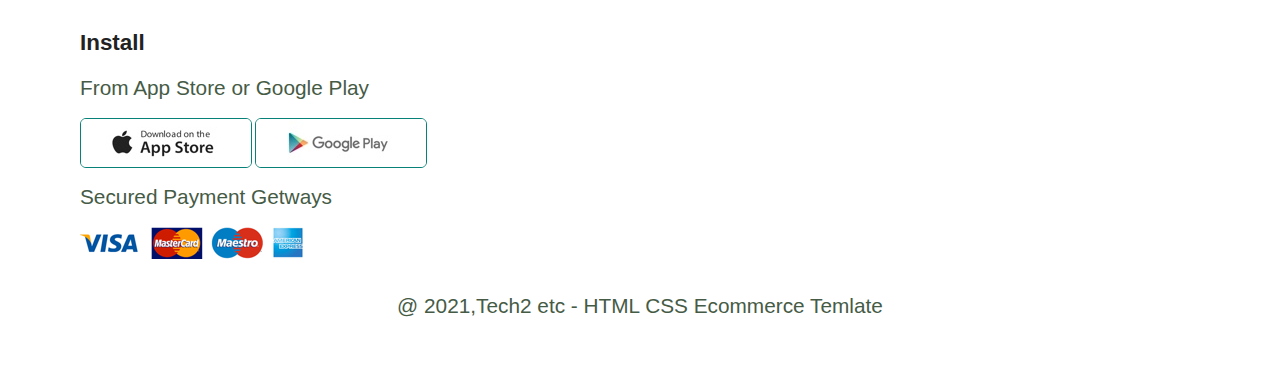
<file: view/src/puplic/cart.html>
<!DOCTYPE html>
<html lang="en">
<head>
    <meta charset="UTF-8">
    <meta http-equiv="X-UA-Compatible" content="IE=edge">
    <meta name="viewport" content="width=device-width, initial-scale=1.0">
    <link rel="stylesheet" href="https://cdnjs.cloudflare.com/ajax/libs/font-awesome/6.1.1/css/all.min.css" integrity="sha512-KfkfwYDsLkIlwQp6LFnl8zNdLGxu9YAA1QvwINks4PhcElQSvqcyVLLD9aMhXd13uQjoXtEKNosOWaZqXgel0g==" crossorigin="anonymous" referrerpolicy="no-referrer" />
    <link rel="stylesheet" href="./css/style.css">
    <link rel="stylesheet" href="./css/shop.css">
    <link rel="stylesheet" href="./css/blog.css">
    <link rel="stylesheet" href="./css/about.css">
    <link rel="stylesheet" href="./css/contact.css">
    <link rel="stylesheet" href="./css/cart.css">
    <title>Document</title>
</head>
<body>
    <header>
       <a href="#" class="logo-link">
           <img src="img/logo.png" class="logo" alt="">
       </a> 
       <div>
           <ul class="navbar">
               <li><a  href="../../../index.html">Home</a></li>
               <li><a href="shop.html">Shop</a></li>
               <li><a href="blog.html">Blog</a></li>
               <li><a href="about.html">About</a></li>
               <li id="lg-bag"><a  href="contact.html">Contact</a></li>
               <li><a class="active" href="cart.html"><svg id="i-bag" xmlns="http://www.w3.org/2000/svg" viewBox="0 0 32 32" width="32" height="32" fill="none" stroke="currentcolor" stroke-linecap="round" stroke-linejoin="round" stroke-width="2">
                <path d="M5 9 L5 29 27 29 27 9 Z M10 9 C10 9 10 3 16 3 22 3 22 9 22 9" />
            </svg></a></li>
            <a href="#" id="close"><i class="fa-solid fa-xmark"></i></a>
               
           </ul>
       </div>
       <div class="mobile">
           <a href="cart.html"><svg id="i-bag" xmlns="http://www.w3.org/2000/svg" viewBox="0 0 32 32" width="32" height="32" fill="none" stroke="currentcolor" stroke-linecap="round" stroke-linejoin="round" stroke-width="2">
               <path d="M5 9 L5 29 27 29 27 9 Z M10 9 C10 9 10 3 16 3 22 3 22 9 22 9" />
           </svg></a>
           <i id="bar" class="fas fa-outdent">

           </i>
       </div>

    </header>
    <section id="page-header" class="about-header">
        
        <h2>#let's_talk</h2>
       
        <p>LEAVE A MESSAGE,We love to hear from you</p>
        
    </section>
    <section id="cart" class="section-p1">
        <table width="100%">
            <thead>
                <tr>
                    <td>Remove</td>
                    <td>Image</td>
                    <td>Product</td>
                    <td>Price</td>
                    <td>Quantity</td>
                    <td>Subtotal</td>
                </tr>
            </thead>
            <tbody>
                <tr>
                    <td><a href=""><i class="fa-solid fa-circle-xmark"></i></a></td>
                    <td><img src="img/products/f1.jpg" alt=""></td>
                    <td>Cartoon Astronaut T-Shirts</td>
                    <td>$118.19</td>
                    <td><input type="number" value="1"></td>
                    <td>$118.19</td>
                </tr>
                <tr>
                    <td><a href=""><i class="fa-solid fa-circle-xmark"></i></a></td>
                    <td><img src="img/products/f2.jpg" alt=""></td>
                    <td>Cartoon Astronaut T-Shirts</td>
                    <td>$118.19</td>
                    <td><input type="number" value="1"></td>
                    <td>$118.19</td>
                </tr>
                <tr>
                    <td><a href=""><i class="fa-solid fa-circle-xmark"></i></a></td>
                    <td><img src="img/products/f3.jpg" alt=""></td>
                    <td>Cartoon Astronaut T-Shirts</td>
                    <td>$118.19</td>
                    <td><input type="number" value="1"></td>
                    <td>$118.19</td>
                </tr>
            </tbody>
        </table>
    </section>

    <section id="cart-add" class="section-p1">
        <div id="coupon">
            <h3>Apply Coupon</h3>
            <div>
                <input type="text" placeholder="Enter Your Coupon">
                <button class="normal">Apply</button>
            </div>
        </div>
        <div id="subtotal">
            <h3>Cart Totals</h3>
            <table>
                <tr>
                    <td>Cart Subtotal</td>
                    <td>$ 335</td>
                </tr>
                <tr>
                    <td>Shipping</td>
                    <td>Free</td>
                </tr>
                <tr>
                    <td><strong>Total</strong></td>
                    <td><strong>$ 335</strong></td>
                </tr>
            </table>
            <button class="normal">Proceed to checkout</button>
        </div>
    </section>

    <footer class="section-p1">
        <div class="col">
            <img class="logo" src="img/logo.png" alt="">
            <h4>Contact</h4>
            <p><strong>Address:</strong> 562 Wellington Road, street 32, San francisco</p>
            <p><strong>Phone:</strong>+01 2222 365 /(+91) 01 2345 6789</p>
            <p><strong>Hours:</strong> 10:00 - 18:00,Mon - sat</p>
            <div class="follow">
                <h4>Follow Us</h4>
                <div class="icons">
                    <i class="fa-brands fa-facebook-f"></i>
                    <i class="fa-brands fa-twitter"></i>
                    <i class="fa-brands fa-instagram-square"></i>
                    <i class="fa-brands fa-pinterest-p"></i>
                    <i class="fa-brands fa-youtube"></i>
                </div>
            </div>

        </div>
        <div class="col">
            <h4>About</h4>
            <a href="#">About Us</a>
            <a href="#">Delivery Information</a>
            <a href="#">Privacy Policy</a>
            <a href="#">Terms & Conditions</a>
            <a href="#">Contact Us</a>
        </div>
        <div class="col">
            <h4>My Account</h4>
            <a href="#">Sign In</a>
            <a href="#">View Cart</a>
            <a href="#">My Wishlist</a>
            <a href="#">track My Order</a>
            <a href="#">Help</a>
        </div>

        <div class="col install">
            <h4>Install</h4>
            <p>From App Store or Google Play</p>
            <div class="row">
                <img src="img/pay/app.jpg" alt="">
                <img src="img/pay/play.jpg" alt="">
            </div>
            <p>Secured Payment Getways</p>
            <img src="img/pay/pay.png" alt="">

        </div>
        <div class="copyright">
            <p>@ 2021,Tech2 etc - HTML CSS Ecommerce Temlate</p>
        </div>

    </footer>

    <script src="../index.js"></script>
</body>
</html>
</file>
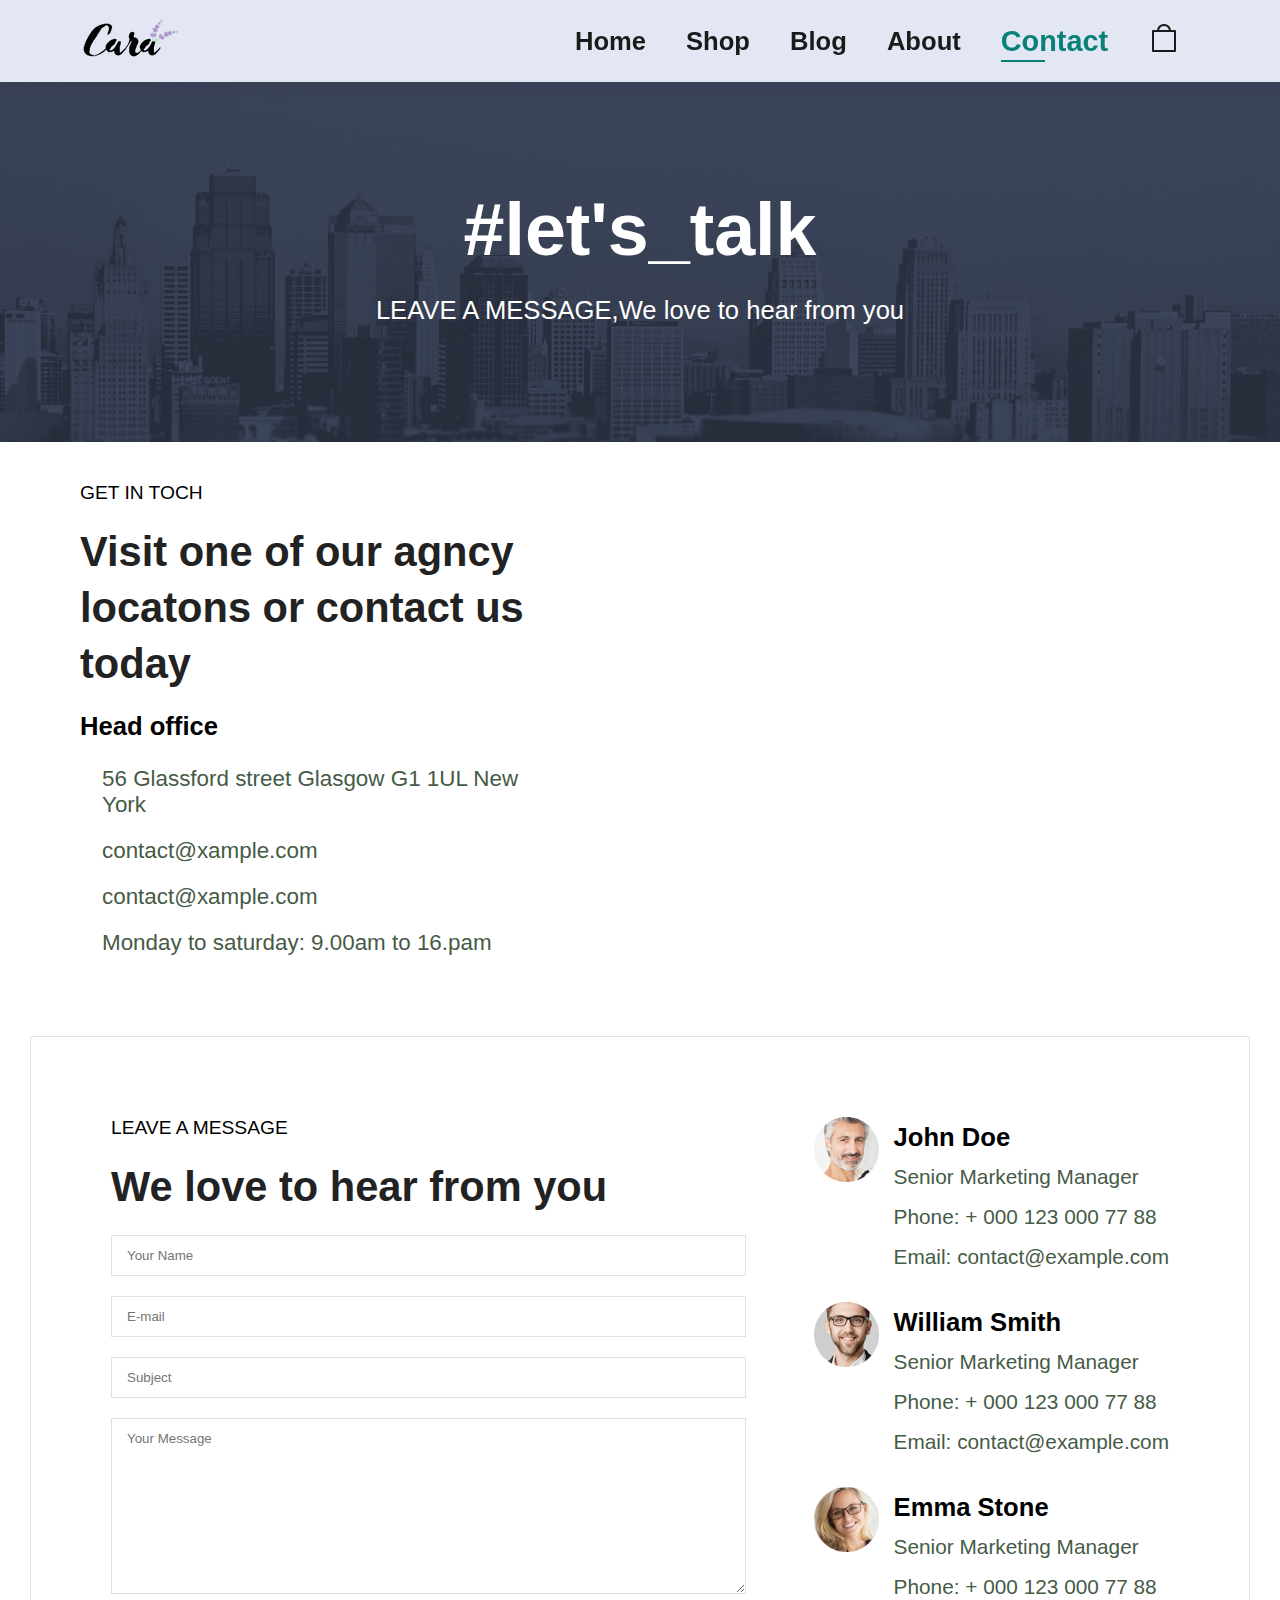
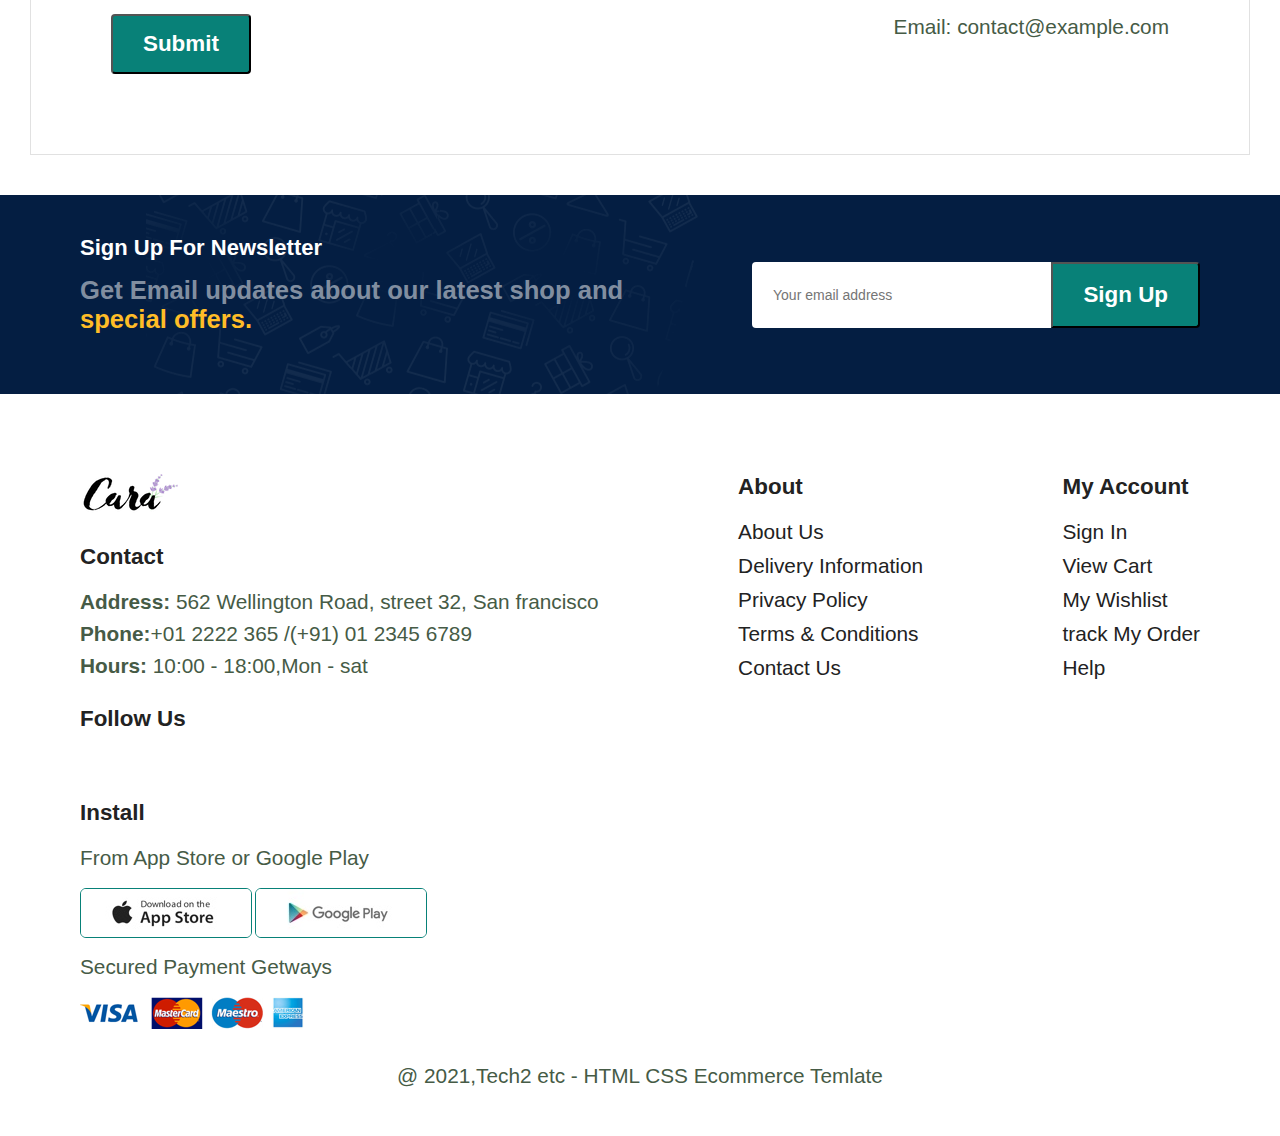
<file: view/src/puplic/contact.html>
<!DOCTYPE html>
<html lang="en">
<head>
    <meta charset="UTF-8">
    <meta http-equiv="X-UA-Compatible" content="IE=edge">
    <meta name="viewport" content="width=device-width, initial-scale=1.0">
    <link rel="stylesheet" href="https://cdnjs.cloudflare.com/ajax/libs/font-awesome/6.1.1/css/all.min.css" integrity="sha512-KfkfwYDsLkIlwQp6LFnl8zNdLGxu9YAA1QvwINks4PhcElQSvqcyVLLD9aMhXd13uQjoXtEKNosOWaZqXgel0g==" crossorigin="anonymous" referrerpolicy="no-referrer" />
    <link rel="stylesheet" href="./css/style.css">
    <link rel="stylesheet" href="./css/shop.css">
    <link rel="stylesheet" href="./css/blog.css">
    <link rel="stylesheet" href="./css/about.css">
    <link rel="stylesheet" href="./css/contact.css">
    <title>Document</title>
</head>
<body>
    <header>
       <a href="#" class="logo-link">
           <img src="img/logo.png" class="logo" alt="">
       </a> 
       <div>
           <ul class="navbar">
               <li><a  href="../../../index.html">Home</a></li>
               <li><a href="shop.html">Shop</a></li>
               <li><a href="blog.html">Blog</a></li>
               <li><a href="about.html">About</a></li>
               <li id="lg-bag"><a class="active" href="contact.html">Contact</a></li>
               <li><a href="cart.html"><svg id="i-bag" xmlns="http://www.w3.org/2000/svg" viewBox="0 0 32 32" width="32" height="32" fill="none" stroke="currentcolor" stroke-linecap="round" stroke-linejoin="round" stroke-width="2">
                <path d="M5 9 L5 29 27 29 27 9 Z M10 9 C10 9 10 3 16 3 22 3 22 9 22 9" />
            </svg></a></li>
            <a href="#" id="close"><i class="fa-solid fa-xmark"></i></a>
               
           </ul>
       </div>
       <div class="mobile">
           <a href="cart.html"><svg id="i-bag" xmlns="http://www.w3.org/2000/svg" viewBox="0 0 32 32" width="32" height="32" fill="none" stroke="currentcolor" stroke-linecap="round" stroke-linejoin="round" stroke-width="2">
               <path d="M5 9 L5 29 27 29 27 9 Z M10 9 C10 9 10 3 16 3 22 3 22 9 22 9" />
           </svg></a>
           <i id="bar" class="fas fa-outdent">

           </i>
       </div>

    </header>
    <section id="page-header" class="about-header">
        
        <h2>#let's_talk</h2>
       
        <p>LEAVE A MESSAGE,We love to hear from you</p>
        
    </section>
    <section id="contact-details" class="section-p1">
        <div class="details">
            <span>GET IN TOCH</span>
            <h2>Visit one of our agncy locatons or contact us today</h2>
            <h3>Head office</h3>
            <div>
                <li>
                    <i class="fa-solid fa-map"></i>
                    <p>56 Glassford street Glasgow G1 1UL New York</p>
                </li>
                <li>
                    <i class="fa-solid fa-envelope"></i>
                    <p>contact@xample.com</p>
                </li>
                <li>
                    <i class="fa-solid fa-phone"></i>
                    <p>contact@xample.com</p>
                </li>
                <li>
                    <i class="fa-solid fa-clock"></i>
                    <p>Monday to saturday: 9.00am to 16.pam</p>
                </li>
            </div>
        </div>
        <div class="map">
            <iframe src="https://www.google.com/maps/embed?pb=!1m18!1m12!1m3!1d9879.236003227259!2d-1.2631215691444826!3d51.75481607482252!2m3!1f0!2f0!3f0!3m2!1i1024!2i768!4f13.1!3m3!1m2!1s0x4876c6a9ef8c485b%3A0xd2ff1883a001afed!2zxJDhuqFpIGjhu41jIE94Zm9yZA!5e0!3m2!1svi!2s!4v1650942277182!5m2!1svi!2s" width="600" height="450" style="border:0;" allowfullscreen="" loading="lazy" referrerpolicy="no-referrer-when-downgrade"></iframe>
        </div>
    </section>

    <section id="form-details">
        <form action="">
            <span>LEAVE A MESSAGE</span>
            <h2>We love to hear from you</h2>
            <input type="text"  placeholder="Your Name">
            <input type="email"  placeholder="E-mail">
            <input type="text"  placeholder="Subject">
            <textarea name="" id="" cols="30" rows="10" placeholder="Your Message"></textarea>
            <button class="normal" >Submit</button>
        </form>

        <div class="people">
            <div>
                <img src="img/people/1.png" alt="">
                <p><span>John Doe</span>Senior Marketing Manager <br> Phone: + 000 123
                000 77 88 <br>Email: contact@example.com
                </p>
            </div>
            <div>
                <img src="img/people/2.png" alt="">
                <p><span>William Smith</span>Senior Marketing Manager <br> Phone: + 000 123
                000 77 88 <br>Email: contact@example.com
                </p>
            </div>
            <div>
                <img src="img/people/3.png" alt="">
                <p><span>Emma Stone</span>Senior Marketing Manager <br> Phone: + 000 123
                000 77 88 <br>Email: contact@example.com
                </p>
            </div>
        </div>
    </section>

    <section id="newsletter" class="section-p1 section-m1">
        <div class="newstext">
            <h4>Sign Up For Newsletter</h4>
            <p>Get Email updates about our latest shop and <span>special offers.</span></p>
        </div>
        <div class="form">
            <input type="text"  placeholder="Your email address">
            <button class="normal">Sign Up</button>
        </div>
    </section>

    <footer class="section-p1">
        <div class="col">
            <img class="logo" src="img/logo.png" alt="">
            <h4>Contact</h4>
            <p><strong>Address:</strong> 562 Wellington Road, street 32, San francisco</p>
            <p><strong>Phone:</strong>+01 2222 365 /(+91) 01 2345 6789</p>
            <p><strong>Hours:</strong> 10:00 - 18:00,Mon - sat</p>
            <div class="follow">
                <h4>Follow Us</h4>
                <div class="icons">
                    <i class="fa-brands fa-facebook-f"></i>
                    <i class="fa-brands fa-twitter"></i>
                    <i class="fa-brands fa-instagram-square"></i>
                    <i class="fa-brands fa-pinterest-p"></i>
                    <i class="fa-brands fa-youtube"></i>
                </div>
            </div>

        </div>
        <div class="col">
            <h4>About</h4>
            <a href="#">About Us</a>
            <a href="#">Delivery Information</a>
            <a href="#">Privacy Policy</a>
            <a href="#">Terms & Conditions</a>
            <a href="#">Contact Us</a>
        </div>
        <div class="col">
            <h4>My Account</h4>
            <a href="#">Sign In</a>
            <a href="#">View Cart</a>
            <a href="#">My Wishlist</a>
            <a href="#">track My Order</a>
            <a href="#">Help</a>
        </div>

        <div class="col install">
            <h4>Install</h4>
            <p>From App Store or Google Play</p>
            <div class="row">
                <img src="img/pay/app.jpg" alt="">
                <img src="img/pay/play.jpg" alt="">
            </div>
            <p>Secured Payment Getways</p>
            <img src="img/pay/pay.png" alt="">

        </div>
        <div class="copyright">
            <p>@ 2021,Tech2 etc - HTML CSS Ecommerce Temlate</p>
        </div>

    </footer>

    <script src="../index.js"></script>
</body>
</html>
</file>
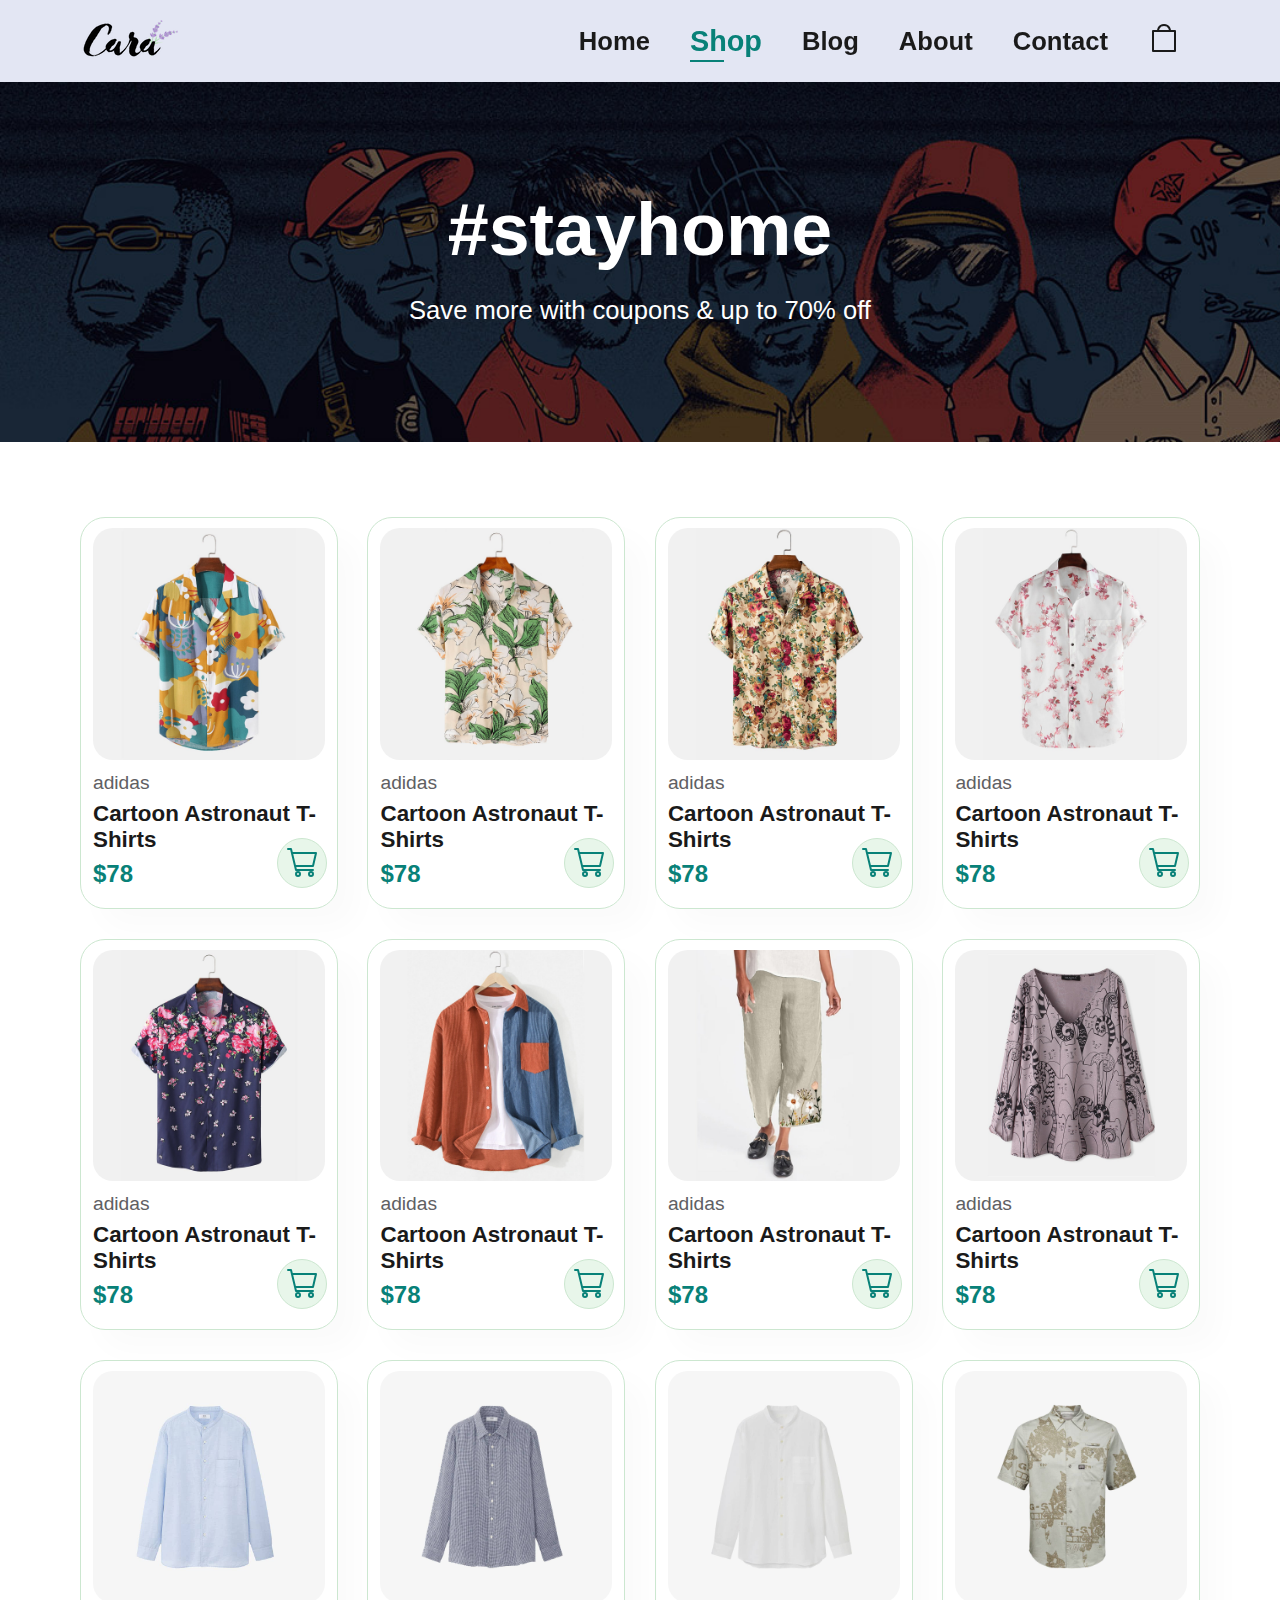
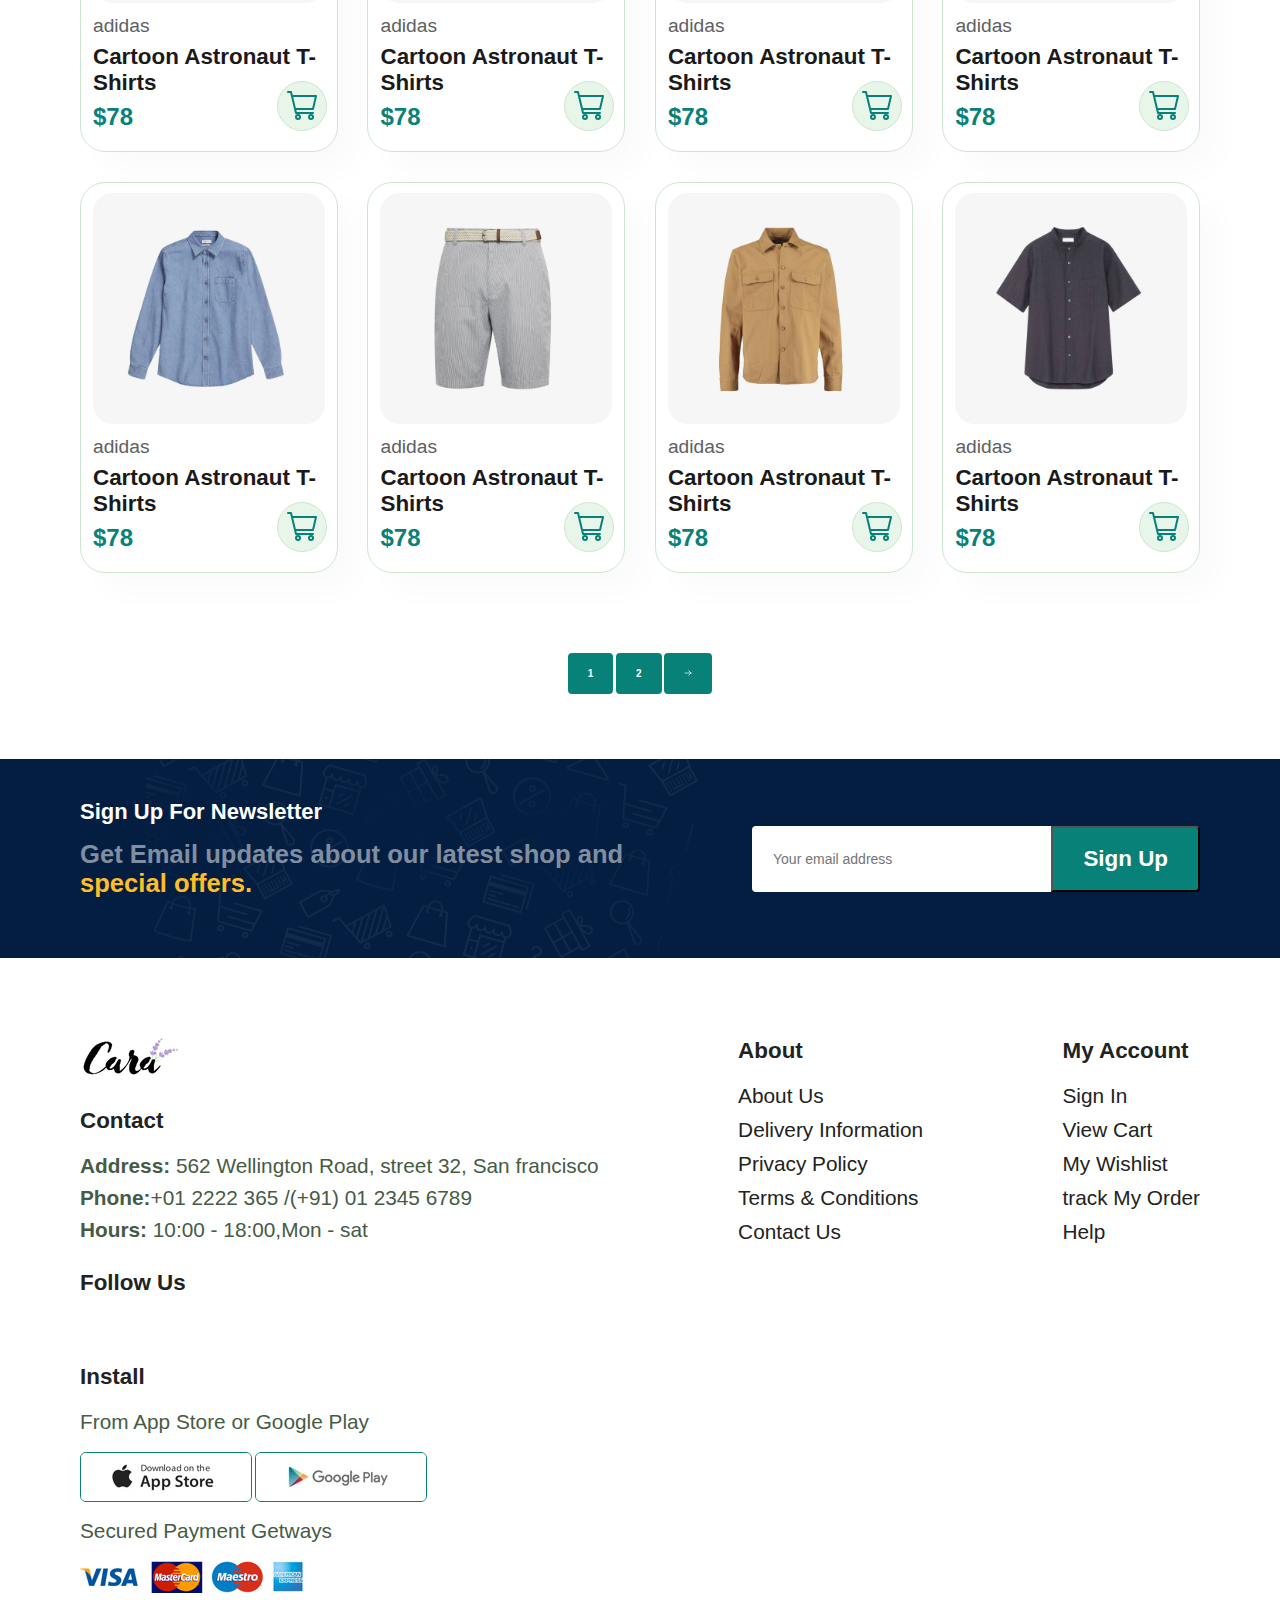
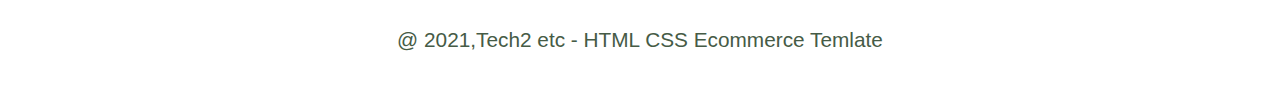
<file: view/src/puplic/shop.html>
<!DOCTYPE html>
<html lang="en">
<head>
    <meta charset="UTF-8">
    <meta http-equiv="X-UA-Compatible" content="IE=edge">
    <meta name="viewport" content="width=device-width, initial-scale=1.0">
    <link rel="stylesheet" href="https://cdnjs.cloudflare.com/ajax/libs/font-awesome/6.1.1/css/all.min.css" integrity="sha512-KfkfwYDsLkIlwQp6LFnl8zNdLGxu9YAA1QvwINks4PhcElQSvqcyVLLD9aMhXd13uQjoXtEKNosOWaZqXgel0g==" crossorigin="anonymous" referrerpolicy="no-referrer" />
    <link rel="stylesheet" href="./css/style.css">
    <link rel="stylesheet" href="./css/shop.css">
    <title>Document</title>
</head>
<body>
    <header>
       <a href="#" class="logo-link">
           <img src="img/logo.png" class="logo" alt="">
       </a> 
       <div>
           <ul class="navbar">
               <li><a  href="../../../index.html">Home</a></li>
               <li><a class="active" href="shop.html">Shop</a></li>
               <li><a href="blog.html">Blog</a></li>
               <li><a href="about.html">About</a></li>
               <li id="lg-bag"><a href="contact.html">Contact</a></li>
               <li><a href="cart.html"><svg id="i-bag" xmlns="http://www.w3.org/2000/svg" viewBox="0 0 32 32" width="32" height="32" fill="none" stroke="currentcolor" stroke-linecap="round" stroke-linejoin="round" stroke-width="2">
                <path d="M5 9 L5 29 27 29 27 9 Z M10 9 C10 9 10 3 16 3 22 3 22 9 22 9" />
            </svg></a></li>
            <a href="#" id="close"><i class="fa-solid fa-xmark"></i></a>
               
           </ul>
       </div>
       <div class="mobile">
           <a href="cart.html"><svg id="i-bag" xmlns="http://www.w3.org/2000/svg" viewBox="0 0 32 32" width="32" height="32" fill="none" stroke="currentcolor" stroke-linecap="round" stroke-linejoin="round" stroke-width="2">
               <path d="M5 9 L5 29 27 29 27 9 Z M10 9 C10 9 10 3 16 3 22 3 22 9 22 9" />
           </svg></a>
           <i id="bar" class="fas fa-outdent">

           </i>
       </div>

    </header>
    <section id="page-header">
        
        <h2>#stayhome</h2>
       
        <p>Save more with coupons & up to 70% off</p>
        
    </section>
 
    <section id="products1" class="section-p1">
       
        <div class="pro-container">
           <div class="pro">
               <img src="img/products/f1.jpg" alt="">
               <div class="des">
                   <span>adidas</span>
                   <h5>Cartoon Astronaut T-Shirts</h5>
                   <div class="star">
                       <i class="fas fa-star"></i>
                       <i class="fas fa-star"></i>
                       <i class="fas fa-star"></i>
                       <i class="fas fa-star"></i>
                       <i class="fas fa-star"></i>
                   </div>
                   <h4>$78</h4>
               </div>
               <a href="#" class="cart">
                   <svg id="i-cart" xmlns="http://www.w3.org/2000/svg" viewBox="0 0 32 32" width="32" height="32" fill="none" stroke="currentcolor" stroke-linecap="round" stroke-linejoin="round" stroke-width="2";>
                        <path d="M6 6 L30 6 27 19 9 19 M27 23 L10 23 5 2 2 2" />
                        <circle cx="25" cy="27" r="2" />
                        <circle cx="12" cy="27" r="2" />
                    </svg>
                </a>
           </div>
           <div class="pro">
            <img src="img/products/f2.jpg" alt="">
            <div class="des">
                <span>adidas</span>
                <h5>Cartoon Astronaut T-Shirts</h5>
                <div class="star">
                    <i class="fas fa-star"></i>
                    <i class="fas fa-star"></i>
                    <i class="fas fa-star"></i>
                    <i class="fas fa-star"></i>
                    <i class="fas fa-star"></i>
                </div>
                <h4>$78</h4>
            </div>
            <a href="#" class="cart">
                <svg id="i-cart" xmlns="http://www.w3.org/2000/svg" viewBox="0 0 32 32" width="32" height="32" fill="none" stroke="currentcolor" stroke-linecap="round" stroke-linejoin="round" stroke-width="2";>
                     <path d="M6 6 L30 6 27 19 9 19 M27 23 L10 23 5 2 2 2" />
                     <circle cx="25" cy="27" r="2" />
                     <circle cx="12" cy="27" r="2" />
                 </svg>
             </a>
        </div>
        <div class="pro">
            <img src="img/products/f3.jpg" alt="">
            <div class="des">
                <span>adidas</span>
                <h5>Cartoon Astronaut T-Shirts</h5>
                <div class="star">
                    <i class="fas fa-star"></i>
                    <i class="fas fa-star"></i>
                    <i class="fas fa-star"></i>
                    <i class="fas fa-star"></i>
                    <i class="fas fa-star"></i>
                </div>
                <h4>$78</h4>
            </div>
            <a href="#" class="cart">
                <svg id="i-cart" xmlns="http://www.w3.org/2000/svg" viewBox="0 0 32 32" width="32" height="32" fill="none" stroke="currentcolor" stroke-linecap="round" stroke-linejoin="round" stroke-width="2";>
                     <path d="M6 6 L30 6 27 19 9 19 M27 23 L10 23 5 2 2 2" />
                     <circle cx="25" cy="27" r="2" />
                     <circle cx="12" cy="27" r="2" />
                 </svg>
             </a>
        </div>
        <div class="pro">
            <img src="img/products/f4.jpg" alt="">
            <div class="des">
                <span>adidas</span>
                <h5>Cartoon Astronaut T-Shirts</h5>
                <div class="star">
                    <i class="fas fa-star"></i>
                    <i class="fas fa-star"></i>
                    <i class="fas fa-star"></i>
                    <i class="fas fa-star"></i>
                    <i class="fas fa-star"></i>
                </div>
                <h4>$78</h4>
            </div>
            <a href="#" class="cart">
                <svg id="i-cart" xmlns="http://www.w3.org/2000/svg" viewBox="0 0 32 32" width="32" height="32" fill="none" stroke="currentcolor" stroke-linecap="round" stroke-linejoin="round" stroke-width="2";>
                     <path d="M6 6 L30 6 27 19 9 19 M27 23 L10 23 5 2 2 2" />
                     <circle cx="25" cy="27" r="2" />
                     <circle cx="12" cy="27" r="2" />
                 </svg>
             </a>
        </div>
        <div class="pro">
            <img src="img/products/f5.jpg" alt="">
            <div class="des">
                <span>adidas</span>
                <h5>Cartoon Astronaut T-Shirts</h5>
                <div class="star">
                    <i class="fas fa-star"></i>
                    <i class="fas fa-star"></i>
                    <i class="fas fa-star"></i>
                    <i class="fas fa-star"></i>
                    <i class="fas fa-star"></i>
                </div>
                <h4>$78</h4>
            </div>
            <a href="#" class="cart">
                <svg id="i-cart" xmlns="http://www.w3.org/2000/svg" viewBox="0 0 32 32" width="32" height="32" fill="none" stroke="currentcolor" stroke-linecap="round" stroke-linejoin="round" stroke-width="2";>
                     <path d="M6 6 L30 6 27 19 9 19 M27 23 L10 23 5 2 2 2" />
                     <circle cx="25" cy="27" r="2" />
                     <circle cx="12" cy="27" r="2" />
                 </svg>
             </a>
        </div>
        <div class="pro">
            <img src="img/products/f6.jpg" alt="">
            <div class="des">
                <span>adidas</span>
                <h5>Cartoon Astronaut T-Shirts</h5>
                <div class="star">
                    <i class="fas fa-star"></i>
                    <i class="fas fa-star"></i>
                    <i class="fas fa-star"></i>
                    <i class="fas fa-star"></i>
                    <i class="fas fa-star"></i>
                </div>
                <h4>$78</h4>
            </div>
            <a href="#" class="cart">
                <svg id="i-cart" xmlns="http://www.w3.org/2000/svg" viewBox="0 0 32 32" width="32" height="32" fill="none" stroke="currentcolor" stroke-linecap="round" stroke-linejoin="round" stroke-width="2";>
                     <path d="M6 6 L30 6 27 19 9 19 M27 23 L10 23 5 2 2 2" />
                     <circle cx="25" cy="27" r="2" />
                     <circle cx="12" cy="27" r="2" />
                 </svg>
             </a>
        </div>
        <div class="pro">
            <img src="img/products/f7.jpg" alt="">
            <div class="des">
                <span>adidas</span>
                <h5>Cartoon Astronaut T-Shirts</h5>
                <div class="star">
                    <i class="fas fa-star"></i>
                    <i class="fas fa-star"></i>
                    <i class="fas fa-star"></i>
                    <i class="fas fa-star"></i>
                    <i class="fas fa-star"></i>
                </div>
                <h4>$78</h4>
            </div>
            <a href="#" class="cart">
                <svg id="i-cart" xmlns="http://www.w3.org/2000/svg" viewBox="0 0 32 32" width="32" height="32" fill="none" stroke="currentcolor" stroke-linecap="round" stroke-linejoin="round" stroke-width="2";>
                     <path d="M6 6 L30 6 27 19 9 19 M27 23 L10 23 5 2 2 2" />
                     <circle cx="25" cy="27" r="2" />
                     <circle cx="12" cy="27" r="2" />
                 </svg>
             </a>
        </div>
        <div class="pro">
            <img src="img/products/f8.jpg" alt="">
            <div class="des">
                <span>adidas</span>
                <h5>Cartoon Astronaut T-Shirts</h5>
                <div class="star">
                    <i class="fas fa-star"></i>
                    <i class="fas fa-star"></i>
                    <i class="fas fa-star"></i>
                    <i class="fas fa-star"></i>
                    <i class="fas fa-star"></i>
                </div>
                <h4>$78</h4>
            </div>
            <a href="#" class="cart">
                <svg id="i-cart" xmlns="http://www.w3.org/2000/svg" viewBox="0 0 32 32" width="32" height="32" fill="none" stroke="currentcolor" stroke-linecap="round" stroke-linejoin="round" stroke-width="2";>
                     <path d="M6 6 L30 6 27 19 9 19 M27 23 L10 23 5 2 2 2" />
                     <circle cx="25" cy="27" r="2" />
                     <circle cx="12" cy="27" r="2" />
                 </svg>
             </a>
        </div>
        
           <div class="pro">
               <img src="img/products/n1.jpg" alt="">
               <div class="des">
                   <span>adidas</span>
                   <h5>Cartoon Astronaut T-Shirts</h5>
                   <div class="star">
                       <i class="fas fa-star"></i>
                       <i class="fas fa-star"></i>
                       <i class="fas fa-star"></i>
                       <i class="fas fa-star"></i>
                       <i class="fas fa-star"></i>
                   </div>
                   <h4>$78</h4>
               </div>
               <a href="#" class="cart">
                   <svg id="i-cart" xmlns="http://www.w3.org/2000/svg" viewBox="0 0 32 32" width="32" height="32" fill="none" stroke="currentcolor" stroke-linecap="round" stroke-linejoin="round" stroke-width="2";>
                        <path d="M6 6 L30 6 27 19 9 19 M27 23 L10 23 5 2 2 2" />
                        <circle cx="25" cy="27" r="2" />
                        <circle cx="12" cy="27" r="2" />
                    </svg>
                </a>
           </div>
           <div class="pro">
            <img src="img/products/n2.jpg" alt="">
            <div class="des">
                <span>adidas</span>
                <h5>Cartoon Astronaut T-Shirts</h5>
                <div class="star">
                    <i class="fas fa-star"></i>
                    <i class="fas fa-star"></i>
                    <i class="fas fa-star"></i>
                    <i class="fas fa-star"></i>
                    <i class="fas fa-star"></i>
                </div>
                <h4>$78</h4>
            </div>
            <a href="#" class="cart">
                <svg id="i-cart" xmlns="http://www.w3.org/2000/svg" viewBox="0 0 32 32" width="32" height="32" fill="none" stroke="currentcolor" stroke-linecap="round" stroke-linejoin="round" stroke-width="2";>
                     <path d="M6 6 L30 6 27 19 9 19 M27 23 L10 23 5 2 2 2" />
                     <circle cx="25" cy="27" r="2" />
                     <circle cx="12" cy="27" r="2" />
                 </svg>
             </a>
        </div>
        <div class="pro">
            <img src="img/products/n3.jpg" alt="">
            <div class="des">
                <span>adidas</span>
                <h5>Cartoon Astronaut T-Shirts</h5>
                <div class="star">
                    <i class="fas fa-star"></i>
                    <i class="fas fa-star"></i>
                    <i class="fas fa-star"></i>
                    <i class="fas fa-star"></i>
                    <i class="fas fa-star"></i>
                </div>
                <h4>$78</h4>
            </div>
            <a href="#" class="cart">
                <svg id="i-cart" xmlns="http://www.w3.org/2000/svg" viewBox="0 0 32 32" width="32" height="32" fill="none" stroke="currentcolor" stroke-linecap="round" stroke-linejoin="round" stroke-width="2";>
                     <path d="M6 6 L30 6 27 19 9 19 M27 23 L10 23 5 2 2 2" />
                     <circle cx="25" cy="27" r="2" />
                     <circle cx="12" cy="27" r="2" />
                 </svg>
             </a>
        </div>
        <div class="pro">
            <img src="img/products/n4.jpg" alt="">
            <div class="des">
                <span>adidas</span>
                <h5>Cartoon Astronaut T-Shirts</h5>
                <div class="star">
                    <i class="fas fa-star"></i>
                    <i class="fas fa-star"></i>
                    <i class="fas fa-star"></i>
                    <i class="fas fa-star"></i>
                    <i class="fas fa-star"></i>
                </div>
                <h4>$78</h4>
            </div>
            <a href="#" class="cart">
                <svg id="i-cart" xmlns="http://www.w3.org/2000/svg" viewBox="0 0 32 32" width="32" height="32" fill="none" stroke="currentcolor" stroke-linecap="round" stroke-linejoin="round" stroke-width="2";>
                     <path d="M6 6 L30 6 27 19 9 19 M27 23 L10 23 5 2 2 2" />
                     <circle cx="25" cy="27" r="2" />
                     <circle cx="12" cy="27" r="2" />
                 </svg>
             </a>
        </div>
        <div class="pro">
            <img src="img/products/n5.jpg" alt="">
            <div class="des">
                <span>adidas</span>
                <h5>Cartoon Astronaut T-Shirts</h5>
                <div class="star">
                    <i class="fas fa-star"></i>
                    <i class="fas fa-star"></i>
                    <i class="fas fa-star"></i>
                    <i class="fas fa-star"></i>
                    <i class="fas fa-star"></i>
                </div>
                <h4>$78</h4>
            </div>
            <a href="#" class="cart">
                <svg id="i-cart" xmlns="http://www.w3.org/2000/svg" viewBox="0 0 32 32" width="32" height="32" fill="none" stroke="currentcolor" stroke-linecap="round" stroke-linejoin="round" stroke-width="2";>
                     <path d="M6 6 L30 6 27 19 9 19 M27 23 L10 23 5 2 2 2" />
                     <circle cx="25" cy="27" r="2" />
                     <circle cx="12" cy="27" r="2" />
                 </svg>
             </a>
        </div>
        <div class="pro">
            <img src="img/products/n6.jpg" alt="">
            <div class="des">
                <span>adidas</span>
                <h5>Cartoon Astronaut T-Shirts</h5>
                <div class="star">
                    <i class="fas fa-star"></i>
                    <i class="fas fa-star"></i>
                    <i class="fas fa-star"></i>
                    <i class="fas fa-star"></i>
                    <i class="fas fa-star"></i>
                </div>
                <h4>$78</h4>
            </div>
            <a href="#" class="cart">
                <svg id="i-cart" xmlns="http://www.w3.org/2000/svg" viewBox="0 0 32 32" width="32" height="32" fill="none" stroke="currentcolor" stroke-linecap="round" stroke-linejoin="round" stroke-width="2";>
                     <path d="M6 6 L30 6 27 19 9 19 M27 23 L10 23 5 2 2 2" />
                     <circle cx="25" cy="27" r="2" />
                     <circle cx="12" cy="27" r="2" />
                 </svg>
             </a>
        </div>
        <div class="pro">
            <img src="img/products/n7.jpg" alt="">
            <div class="des">
                <span>adidas</span>
                <h5>Cartoon Astronaut T-Shirts</h5>
                <div class="star">
                    <i class="fas fa-star"></i>
                    <i class="fas fa-star"></i>
                    <i class="fas fa-star"></i>
                    <i class="fas fa-star"></i>
                    <i class="fas fa-star"></i>
                </div>
                <h4>$78</h4>
            </div>
            <a href="#" class="cart">
                <svg id="i-cart" xmlns="http://www.w3.org/2000/svg" viewBox="0 0 32 32" width="32" height="32" fill="none" stroke="currentcolor" stroke-linecap="round" stroke-linejoin="round" stroke-width="2";>
                     <path d="M6 6 L30 6 27 19 9 19 M27 23 L10 23 5 2 2 2" />
                     <circle cx="25" cy="27" r="2" />
                     <circle cx="12" cy="27" r="2" />
                 </svg>
             </a>
        </div>
        <div class="pro">
            <img src="img/products/n8.jpg" alt="">
            <div class="des">
                <span>adidas</span>
                <h5>Cartoon Astronaut T-Shirts</h5>
                <div class="star">
                    <i class="fas fa-star"></i>
                    <i class="fas fa-star"></i>
                    <i class="fas fa-star"></i>
                    <i class="fas fa-star"></i>
                    <i class="fas fa-star"></i>
                </div>
                <h4>$78</h4>
            </div>
            <a href="#" class="cart">
                <svg id="i-cart" xmlns="http://www.w3.org/2000/svg" viewBox="0 0 32 32" width="32" height="32" fill="none" stroke="currentcolor" stroke-linecap="round" stroke-linejoin="round" stroke-width="2";>
                     <path d="M6 6 L30 6 27 19 9 19 M27 23 L10 23 5 2 2 2" />
                     <circle cx="25" cy="27" r="2" />
                     <circle cx="12" cy="27" r="2" />
                 </svg>
             </a>
        </div>
        </div> 

    </section>

    <section id="pagination" class="section-p1">
        <a href="#">1</a>
        <a href="#">2</a>
        <a href="#"><svg xmlns="http://www.w3.org/2000/svg" class="h-6 w-6" fill="none" viewBox="0 0 24 24" stroke="currentColor" stroke-width="2">
            <path stroke-linecap="round" stroke-linejoin="round" d="M14 5l7 7m0 0l-7 7m7-7H3" />
          </svg></a>
    </section>


    <section id="newsletter" class="section-p1 section-m1">
        <div class="newstext">
            <h4>Sign Up For Newsletter</h4>
            <p>Get Email updates about our latest shop and <span>special offers.</span></p>
        </div>
        <div class="form">
            <input type="text"  placeholder="Your email address">
            <button class="normal">Sign Up</button>
        </div>
    </section>

    <footer class="section-p1">
        <div class="col">
            <img class="logo" src="img/logo.png" alt="">
            <h4>Contact</h4>
            <p><strong>Address:</strong> 562 Wellington Road, street 32, San francisco</p>
            <p><strong>Phone:</strong>+01 2222 365 /(+91) 01 2345 6789</p>
            <p><strong>Hours:</strong> 10:00 - 18:00,Mon - sat</p>
            <div class="follow">
                <h4>Follow Us</h4>
                <div class="icons">
                    <i class="fa-brands fa-facebook-f"></i>
                    <i class="fa-brands fa-twitter"></i>
                    <i class="fa-brands fa-instagram-square"></i>
                    <i class="fa-brands fa-pinterest-p"></i>
                    <i class="fa-brands fa-youtube"></i>
                </div>
            </div>

        </div>
        <div class="col">
            <h4>About</h4>
            <a href="#">About Us</a>
            <a href="#">Delivery Information</a>
            <a href="#">Privacy Policy</a>
            <a href="#">Terms & Conditions</a>
            <a href="#">Contact Us</a>
        </div>
        <div class="col">
            <h4>My Account</h4>
            <a href="#">Sign In</a>
            <a href="#">View Cart</a>
            <a href="#">My Wishlist</a>
            <a href="#">track My Order</a>
            <a href="#">Help</a>
        </div>

        <div class="col install">
            <h4>Install</h4>
            <p>From App Store or Google Play</p>
            <div class="row">
                <img src="img/pay/app.jpg" alt="">
                <img src="img/pay/play.jpg" alt="">
            </div>
            <p>Secured Payment Getways</p>
            <img src="img/pay/pay.png" alt="">

        </div>
        <div class="copyright">
            <p>@ 2021,Tech2 etc - HTML CSS Ecommerce Temlate</p>
        </div>

    </footer>

    <script src="../index.js"></script>
</body>
</html>
</file>
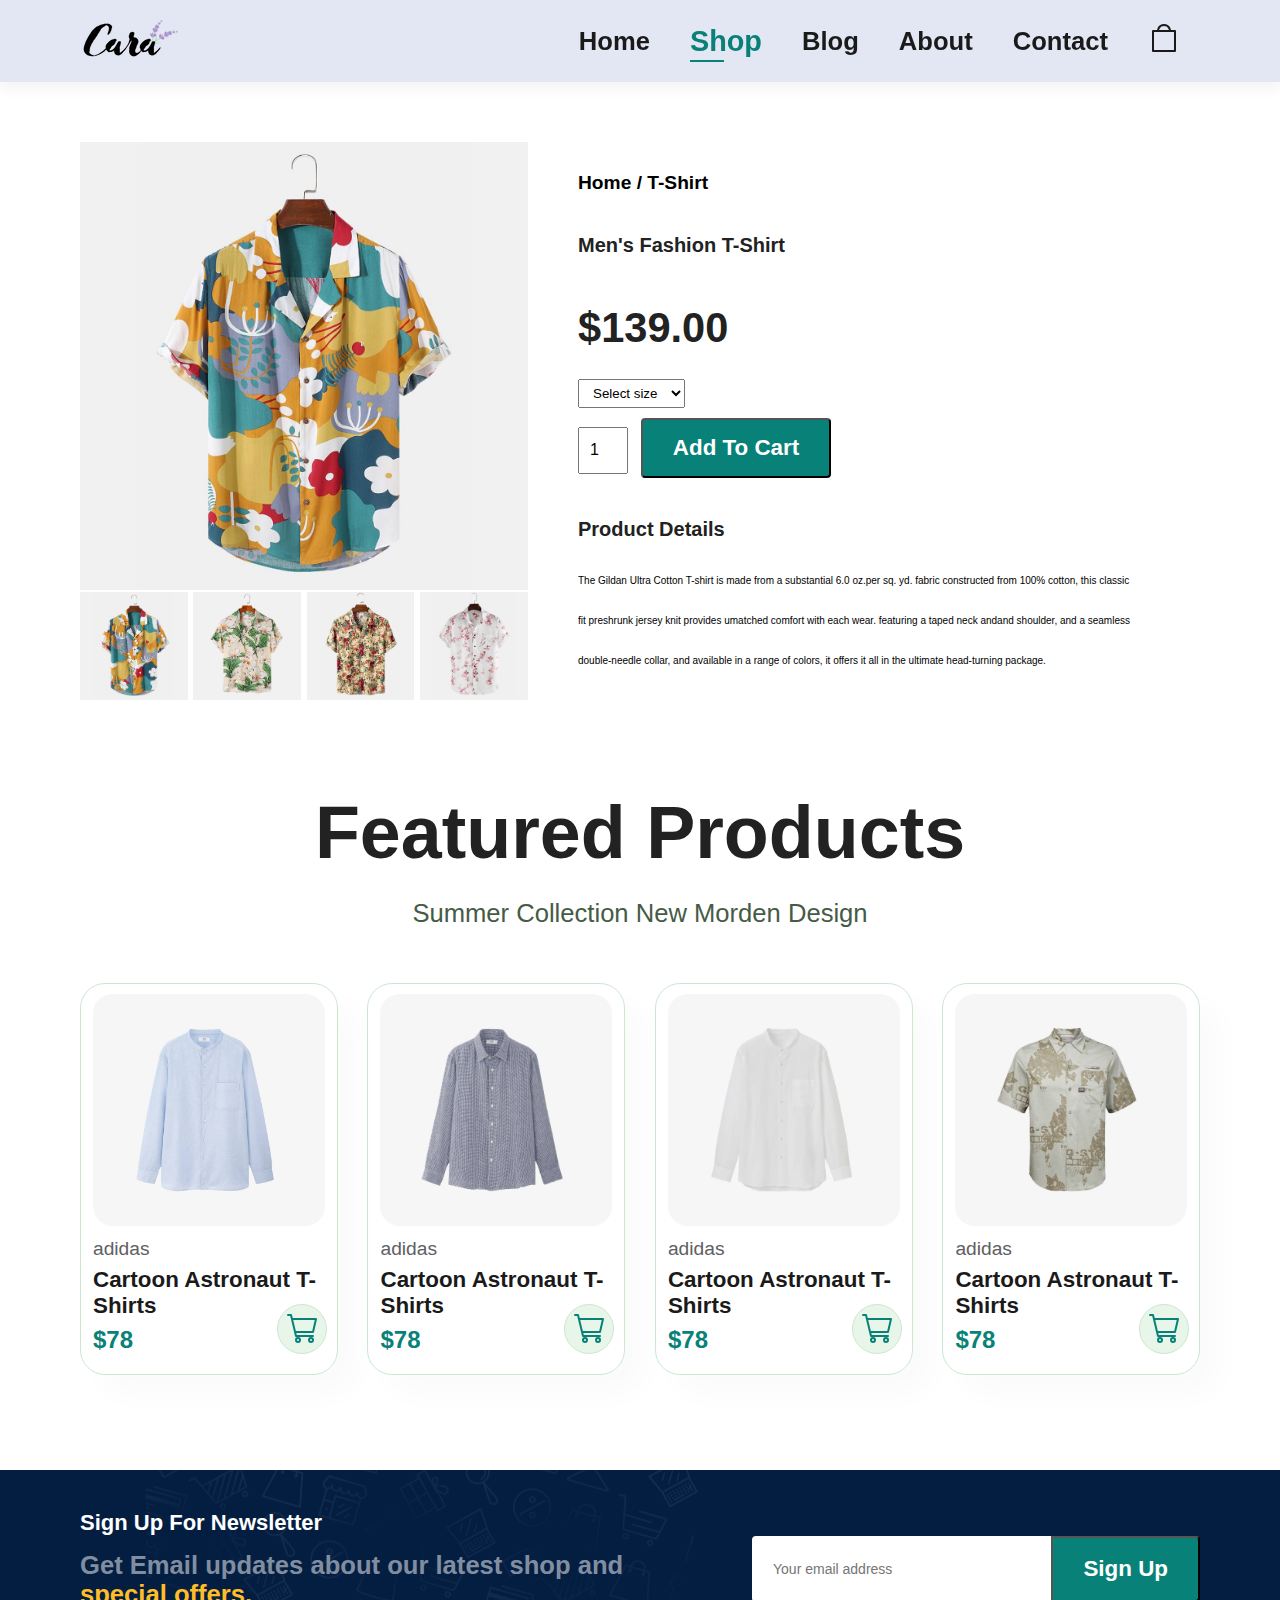
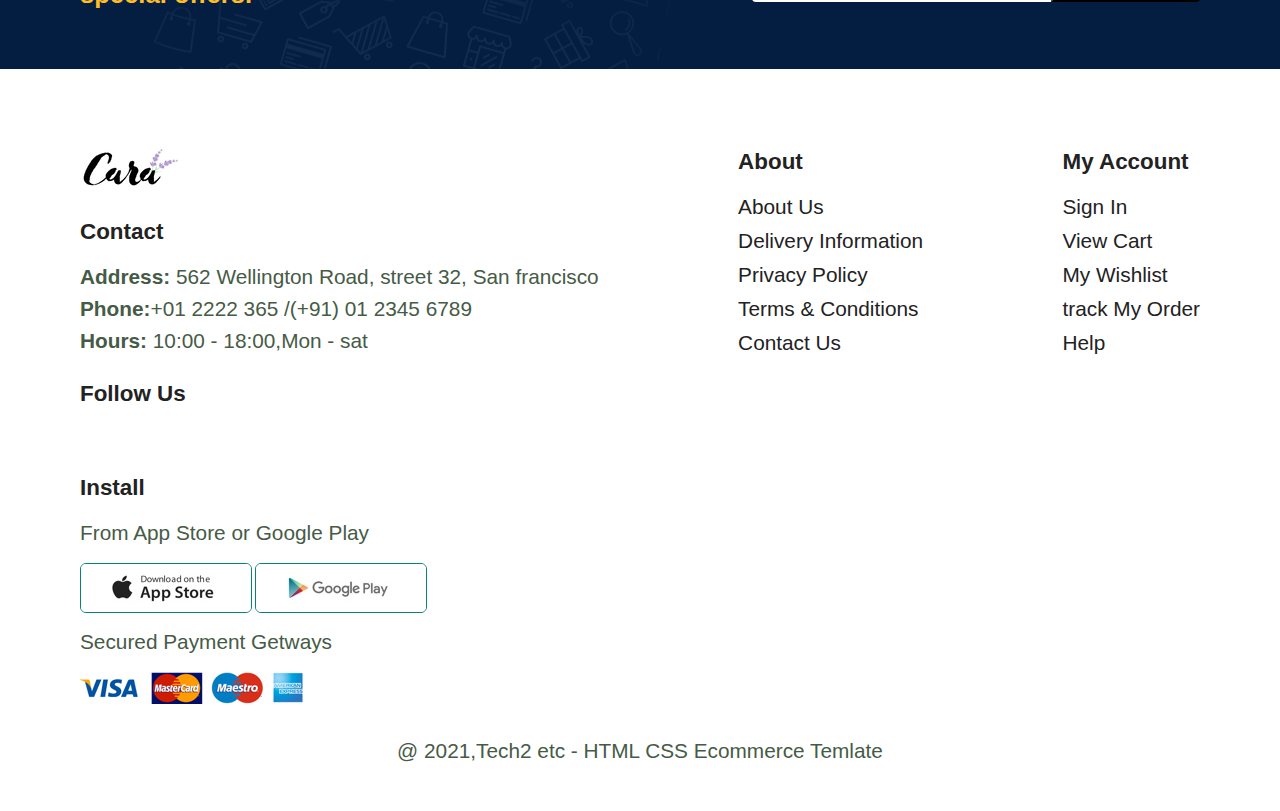
<file: view/src/puplic/sproduct.html>
<!DOCTYPE html>
<html lang="en">
<head>
    <meta charset="UTF-8">
    <meta http-equiv="X-UA-Compatible" content="IE=edge">
    <meta name="viewport" content="width=device-width, initial-scale=1.0">
    <link rel="stylesheet" href="https://cdnjs.cloudflare.com/ajax/libs/font-awesome/6.1.1/css/all.min.css" integrity="sha512-KfkfwYDsLkIlwQp6LFnl8zNdLGxu9YAA1QvwINks4PhcElQSvqcyVLLD9aMhXd13uQjoXtEKNosOWaZqXgel0g==" crossorigin="anonymous" referrerpolicy="no-referrer" />
    <link rel="stylesheet" href="./css/style.css">
    <link rel="stylesheet" href="./css/shop.css">
    <link rel="stylesheet" href="./css/sproduct.css">
    <title>Document</title>
</head>
<body>
    <header>
       <a href="#" class="logo-link">
           <img src="img/logo.png" class="logo" alt="">
       </a> 
       <div>
           <ul class="navbar">
               <li><a  href="../../../index.html">Home</a></li>
               <li><a class="active" href="shop.html">Shop</a></li>
               <li><a href="blog.html">Blog</a></li>
               <li><a href="about.html">About</a></li>
               <li id="lg-bag"><a href="contact.html">Contact</a></li>
               <li><a href="cart.html"><svg id="i-bag" xmlns="http://www.w3.org/2000/svg" viewBox="0 0 32 32" width="32" height="32" fill="none" stroke="currentcolor" stroke-linecap="round" stroke-linejoin="round" stroke-width="2">
                <path d="M5 9 L5 29 27 29 27 9 Z M10 9 C10 9 10 3 16 3 22 3 22 9 22 9" />
            </svg></a></li>
            <a href="#" id="close"><i class="fa-solid fa-xmark"></i></a>
               
           </ul>
       </div>
       <div class="mobile">
           <a href="cart.html"><svg id="i-bag" xmlns="http://www.w3.org/2000/svg" viewBox="0 0 32 32" width="32" height="32" fill="none" stroke="currentcolor" stroke-linecap="round" stroke-linejoin="round" stroke-width="2">
               <path d="M5 9 L5 29 27 29 27 9 Z M10 9 C10 9 10 3 16 3 22 3 22 9 22 9" />
           </svg></a>
           <i id="bar" class="fas fa-outdent">

           </i>
       </div>

    </header>
   <section id="prodetails" class="section-p1">
       <div class="single-pro-image">
           <img src="img/products/f1.jpg" width="100%" id="MainImg" alt="">
           <div class="small-img-group">
               <div class="small-img-col">
                   <img src="img/products/f1.jpg" width="100%" class="small-img"alt="">
               </div><div class="small-img-col">
                <img src="img/products/f2.jpg" width="100%" class="small-img"alt="">
            </div><div class="small-img-col">
                <img src="img/products/f3.jpg" width="100%" class="small-img"alt="">
            </div><div class="small-img-col">
                <img src="img/products/f4.jpg" width="100%" class="small-img"alt="">
            </div>
           </div>
       </div>
       <div class="single-pro-details">
           <h6>Home / T-Shirt</h6>
           <h4>Men's Fashion T-Shirt</h4>
           <h2>$139.00</h2>
           <select>
               <option>Select size</option>
               <option>XL</option>
               <option>XXL</option>
               <option>Small</option>
               <option>Large</option>
           </select>
           <input type="number" value="1">
           <button class="normal">Add To Cart</button>
           <h4>Product Details</h4>
           <span>The Gildan Ultra Cotton T-shirt is made from  a substantial 6.0 oz.per 
               sq. yd. fabric constructed from 100% cotton, this classic fit preshrunk
               jersey knit provides umatched comfort with each wear. featuring a taped neck
               andand shoulder, and a seamless double-needle collar, and available in a range 
               of colors, it offers it all in the ultimate head-turning package.
           </span>
       </div>

   </section>
   <section id="products1" class="section-p1">
    <h2>Featured Products</h2>
    <p>Summer Collection New Morden Design</p>
    <div class="pro-container">
       <div class="pro">
           <img src="img/products/n1.jpg" alt="">
           <div class="des">
               <span>adidas</span>
               <h5>Cartoon Astronaut T-Shirts</h5>
               <div class="star">
                   <i class="fas fa-star"></i>
                   <i class="fas fa-star"></i>
                   <i class="fas fa-star"></i>
                   <i class="fas fa-star"></i>
                   <i class="fas fa-star"></i>
               </div>
               <h4>$78</h4>
           </div>
           <a href="#" class="cart">
               <svg id="i-cart" xmlns="http://www.w3.org/2000/svg" viewBox="0 0 32 32" width="32" height="32" fill="none" stroke="currentcolor" stroke-linecap="round" stroke-linejoin="round" stroke-width="2";>
                    <path d="M6 6 L30 6 27 19 9 19 M27 23 L10 23 5 2 2 2" />
                    <circle cx="25" cy="27" r="2" />
                    <circle cx="12" cy="27" r="2" />
                </svg>
            </a>
       </div>
       <div class="pro">
        <img src="img/products/n2.jpg" alt="">
        <div class="des">
            <span>adidas</span>
            <h5>Cartoon Astronaut T-Shirts</h5>
            <div class="star">
                <i class="fas fa-star"></i>
                <i class="fas fa-star"></i>
                <i class="fas fa-star"></i>
                <i class="fas fa-star"></i>
                <i class="fas fa-star"></i>
            </div>
            <h4>$78</h4>
        </div>
        <a href="#" class="cart">
            <svg id="i-cart" xmlns="http://www.w3.org/2000/svg" viewBox="0 0 32 32" width="32" height="32" fill="none" stroke="currentcolor" stroke-linecap="round" stroke-linejoin="round" stroke-width="2";>
                 <path d="M6 6 L30 6 27 19 9 19 M27 23 L10 23 5 2 2 2" />
                 <circle cx="25" cy="27" r="2" />
                 <circle cx="12" cy="27" r="2" />
             </svg>
         </a>
    </div>
    <div class="pro">
        <img src="img/products/n3.jpg" alt="">
        <div class="des">
            <span>adidas</span>
            <h5>Cartoon Astronaut T-Shirts</h5>
            <div class="star">
                <i class="fas fa-star"></i>
                <i class="fas fa-star"></i>
                <i class="fas fa-star"></i>
                <i class="fas fa-star"></i>
                <i class="fas fa-star"></i>
            </div>
            <h4>$78</h4>
        </div>
        <a href="#" class="cart">
            <svg id="i-cart" xmlns="http://www.w3.org/2000/svg" viewBox="0 0 32 32" width="32" height="32" fill="none" stroke="currentcolor" stroke-linecap="round" stroke-linejoin="round" stroke-width="2";>
                 <path d="M6 6 L30 6 27 19 9 19 M27 23 L10 23 5 2 2 2" />
                 <circle cx="25" cy="27" r="2" />
                 <circle cx="12" cy="27" r="2" />
             </svg>
         </a>
    </div>
    <div class="pro">
        <img src="img/products/n4.jpg" alt="">
        <div class="des">
            <span>adidas</span>
            <h5>Cartoon Astronaut T-Shirts</h5>
            <div class="star">
                <i class="fas fa-star"></i>
                <i class="fas fa-star"></i>
                <i class="fas fa-star"></i>
                <i class="fas fa-star"></i>
                <i class="fas fa-star"></i>
            </div>
            <h4>$78</h4>
        </div>
        <a href="#" class="cart">
            <svg id="i-cart" xmlns="http://www.w3.org/2000/svg" viewBox="0 0 32 32" width="32" height="32" fill="none" stroke="currentcolor" stroke-linecap="round" stroke-linejoin="round" stroke-width="2";>
                 <path d="M6 6 L30 6 27 19 9 19 M27 23 L10 23 5 2 2 2" />
                 <circle cx="25" cy="27" r="2" />
                 <circle cx="12" cy="27" r="2" />
             </svg>
         </a>
    </div>
    </div> 

</section>

    <section id="newsletter" class="section-p1 section-m1">
        <div class="newstext">
            <h4>Sign Up For Newsletter</h4>
            <p>Get Email updates about our latest shop and <span>special offers.</span></p>
        </div>
        <div class="form">
            <input type="text"  placeholder="Your email address">
            <button class="normal">Sign Up</button>
        </div>
    </section>

    <footer class="section-p1">
        <div class="col">
            <img class="logo" src="img/logo.png" alt="">
            <h4>Contact</h4>
            <p><strong>Address:</strong> 562 Wellington Road, street 32, San francisco</p>
            <p><strong>Phone:</strong>+01 2222 365 /(+91) 01 2345 6789</p>
            <p><strong>Hours:</strong> 10:00 - 18:00,Mon - sat</p>
            <div class="follow">
                <h4>Follow Us</h4>
                <div class="icons">
                    <i class="fa-brands fa-facebook-f"></i>
                    <i class="fa-brands fa-twitter"></i>
                    <i class="fa-brands fa-instagram-square"></i>
                    <i class="fa-brands fa-pinterest-p"></i>
                    <i class="fa-brands fa-youtube"></i>
                </div>
            </div>

        </div>
        <div class="col">
            <h4>About</h4>
            <a href="#">About Us</a>
            <a href="#">Delivery Information</a>
            <a href="#">Privacy Policy</a>
            <a href="#">Terms & Conditions</a>
            <a href="#">Contact Us</a>
        </div>
        <div class="col">
            <h4>My Account</h4>
            <a href="#">Sign In</a>
            <a href="#">View Cart</a>
            <a href="#">My Wishlist</a>
            <a href="#">track My Order</a>
            <a href="#">Help</a>
        </div>

        <div class="col install">
            <h4>Install</h4>
            <p>From App Store or Google Play</p>
            <div class="row">
                <img src="img/pay/app.jpg" alt="">
                <img src="img/pay/play.jpg" alt="">
            </div>
            <p>Secured Payment Getways</p>
            <img src="img/pay/pay.png" alt="">

        </div>
        <div class="copyright">
            <p>@ 2021,Tech2 etc - HTML CSS Ecommerce Temlate</p>
        </div>

    </footer>
    <script src="../index.js"></script>

    <script src="../sproduct.js"></script>
</body>
</html>
</file>
<file: view/src/puplic/css/style.css>
@import url("https://fonts.googleapis.com/css2?family=League+Spartan:wght@200;300;400;500;600;700;800;900&family=Poppins:wght@100;200;300;400&family=Raleway:wght@200;300;400;500;600;700;800&family=Roboto+Condensed:ital@0;1&display=swap");
* {
  margin: 0;
  padding: 0;
  -webkit-box-sizing: border-box;
          box-sizing: border-box;
  font-family: 'Spartan',sans-serif;
}

body {
  font-size: 62.5%;
  width: 100%;
}

body h1 {
  font-size: 5rem;
  line-height: 6.4rem;
  color: #222;
}

body h2 {
  font-size: 4.6rem;
  line-height: 6.4rem;
  color: #222;
}

body h4 {
  font-size: 20px;
  color: #222;
}

body h6 {
  font-weight: 700;
  font-size: 1.2rem;
}

body p {
  font-size: 1.6rem;
  color: #465b46;
  margin: 15px 0 20px 0;
}

body .section-p1 {
  padding: 40px 80px;
}

body .section-m1 {
  margin: 40px 0;
}

body button.normal {
  font-size: 1.4rem;
  font-weight: 600;
  padding: 15px 30px;
  color: #000;
  background-color: #fff;
  border-radius: 4px;
  cursor: pointer;
  outline: none;
  -webkit-transition: 0.2s;
  transition: 0.2s;
}

body button.white {
  font-size: 1.3rem;
  font-weight: 600;
  padding: 11px 18px;
  color: #fff;
  background-color: transparent;
  border: 1px solid #fff;
  cursor: pointer;
  outline: none;
  -webkit-transition: 0.2s;
  transition: 0.2s;
}

/* Header*/
header {
  display: -webkit-box;
  display: -ms-flexbox;
  display: flex;
  -webkit-box-align: center;
      -ms-flex-align: center;
          align-items: center;
  -webkit-box-pack: justify;
      -ms-flex-pack: justify;
          justify-content: space-between;
  padding: 20px 80px;
  background-color: #e3e6f3;
  -webkit-box-shadow: 0 5px 15px rgba(0, 0, 0, 0.06);
          box-shadow: 0 5px 15px rgba(0, 0, 0, 0.06);
  z-index: 999;
  position: -webkit-sticky;
  position: sticky;
  top: 0;
  left: 0;
}

header.color-scroll {
  background-color: transparent;
}

header .mobile {
  display: none;
  -webkit-box-align: center;
      -ms-flex-align: center;
          align-items: center;
}

header #close {
  display: none;
}

header .navbar {
  display: -webkit-box;
  display: -ms-flexbox;
  display: flex;
  -webkit-box-align: center;
      -ms-flex-align: center;
          align-items: center;
  -webkit-box-pack: center;
      -ms-flex-pack: center;
          justify-content: center;
}

header .navbar li {
  list-style: none;
  padding: 0 20px;
  position: relative;
}

header .navbar li a {
  text-decoration: none;
  font-size: 1.6rem;
  font-weight: 600;
  color: #1a1a1a;
  -webkit-transition: 0.3s ease;
  transition: 0.3s ease;
}

header .navbar li a:hover, header .navbar li a.active {
  color: #088178;
  font-size: 1.8rem;
}

header .navbar li a.active::after, header .navbar li a:hover::after {
  content: "";
  width: 30%;
  height: 2px;
  background: #088178;
  position: absolute;
  bottom: -4px;
  left: 20px;
}

/* home page */
#hero {
  background-image: url(../img/hero4.png);
  height: 90vh;
  width: 100%;
  background-size: cover;
  background-position: top 25% right 0;
  padding: 0 80px;
  display: -webkit-box;
  display: -ms-flexbox;
  display: flex;
  -webkit-box-orient: vertical;
  -webkit-box-direction: normal;
      -ms-flex-direction: column;
          flex-direction: column;
  -webkit-box-align: start;
      -ms-flex-align: start;
          align-items: flex-start;
  -webkit-box-pack: center;
      -ms-flex-pack: center;
          justify-content: center;
}

#hero h4 {
  padding-bottom: 15px;
}

#hero h1 {
  color: #088178;
}

#hero button {
  background-image: url(../img/button.png);
  background-color: transparent;
  color: #088178;
  border: 0;
  padding: 14px 80px 14px 65px;
  background-repeat: no-repeat;
  cursor: pointer;
  font-weight: 700;
  font-size: 1.5rem;
}

#feature {
  display: -webkit-box;
  display: -ms-flexbox;
  display: flex;
  -webkit-box-align: center;
      -ms-flex-align: center;
          align-items: center;
  -webkit-box-pack: justify;
      -ms-flex-pack: justify;
          justify-content: space-between;
  -ms-flex-wrap: wrap;
      flex-wrap: wrap;
}

#feature .fe-box {
  width: 180px;
  text-align: center;
  padding: 25px 15px;
  -webkit-box-shadow: 20px 20px 34px rgba(0, 0, 0, 0.03);
          box-shadow: 20px 20px 34px rgba(0, 0, 0, 0.03);
  border: 1px solid #cce7d0;
  border-radius: 4px;
  margin: 15px 0;
}

#feature .fe-box img {
  width: 100%;
  margin-bottom: 10px;
}

#feature .fe-box h6 {
  display: inline-block;
  padding: 9px 8px 6px 8px;
  line-height: 1;
  border-radius: 4px;
  color: #088178;
  background-color: #fddde4;
}

#feature .fe-box:nth-child(2) h6 {
  background-color: #cdebbc;
}

#feature .fe-box:nth-child(3) h6 {
  background-color: #d1e8f2;
}

#feature .fe-box:nth-child(4) h6 {
  background-color: #cdd4f8;
}

#feature .fe-box:nth-child(5) h6 {
  background-color: #f6dbf6;
}

#feature .fe-box:nth-child(6) h6 {
  background-color: #fff2e5;
}

#feature .fe-box:hover {
  -webkit-box-shadow: 10px 10px 54px rgba(70, 62, 221, 0.1);
          box-shadow: 10px 10px 54px rgba(70, 62, 221, 0.1);
}

#products1 {
  text-align: center;
}

#products1 .pro-container {
  display: -webkit-box;
  display: -ms-flexbox;
  display: flex;
  -webkit-box-pack: justify;
      -ms-flex-pack: justify;
          justify-content: space-between;
  padding-top: 20px;
  -ms-flex-wrap: wrap;
      flex-wrap: wrap;
}

#products1 .pro-container .pro {
  width: 23%;
  min-width: 250px;
  padding: 10px 12px;
  border: 1px solid #cce7d0;
  border-radius: 25px;
  cursor: pointer;
  -webkit-box-shadow: 20px 20px 30px rgba(0, 0, 0, 0.02);
          box-shadow: 20px 20px 30px rgba(0, 0, 0, 0.02);
  margin: 15px 0;
  -webkit-transition: 0.2s ease;
  transition: 0.2s ease;
  position: relative;
}

#products1 .pro-container .pro img {
  width: 100%;
  border-radius: 20px;
}

#products1 .pro-container .pro:hover {
  -webkit-box-shadow: 20px 20px 30px rgba(0, 0, 0, 0.06);
          box-shadow: 20px 20px 30px rgba(0, 0, 0, 0.06);
}

#products1 .pro-container .pro .des {
  text-align: start;
  padding: 10px 0;
}

#products1 .pro-container .pro .des span {
  color: #606063;
  font-size: 1.2rem;
}

#products1 .pro-container .pro .des h5 {
  padding-top: 7px;
  color: #1a1a1a;
  font-size: 1.4rem;
}

#products1 .pro-container .pro .des i {
  font-size: 1.2rem;
  color: #f3b519;
}

#products1 .pro-container .pro .des h4 {
  padding-top: 7px;
  font-size: 1.5rem;
  font-weight: 700;
  color: #088178;
}

#products1 .pro-container .pro .cart {
  width: 50px;
  height: 50px;
  border-radius: 50px;
  background-color: #e8f6ea;
  color: #088178;
  border: 1px solid #cce7d0;
  position: absolute;
  bottom: 20px;
  right: 10px;
}

#products1 .pro-container .pro .cart #i-cart {
  margin-top: 8px;
  line-height: 40px;
  font-weight: 500;
}

#banner {
  display: -webkit-box;
  display: -ms-flexbox;
  display: flex;
  -webkit-box-orient: vertical;
  -webkit-box-direction: normal;
      -ms-flex-direction: column;
          flex-direction: column;
  -webkit-box-pack: center;
      -ms-flex-pack: center;
          justify-content: center;
  -webkit-box-align: center;
      -ms-flex-align: center;
          align-items: center;
  text-align: center;
  background-image: url(../img/banner/b2.jpg);
  width: 100%;
  height: 40vh;
  background-size: cover;
  background-position: center;
}

#banner h4 {
  color: #fff;
  font-size: 1.6rem;
}

#banner h2 {
  color: #fff;
  font-size: 3rem;
  padding: 10px 0;
}

#banner h2 span {
  color: #ef3636;
}

#banner button:hover {
  background-color: #088178;
  color: #fff;
}

#sm-banner {
  display: -webkit-box;
  display: -ms-flexbox;
  display: flex;
  -webkit-box-pack: justify;
      -ms-flex-pack: justify;
          justify-content: space-between;
  -ms-flex-wrap: wrap;
      flex-wrap: wrap;
}

#sm-banner .banner-box {
  display: -webkit-box;
  display: -ms-flexbox;
  display: flex;
  -webkit-box-orient: vertical;
  -webkit-box-direction: normal;
      -ms-flex-direction: column;
          flex-direction: column;
  -webkit-box-pack: center;
      -ms-flex-pack: center;
          justify-content: center;
  -webkit-box-align: start;
      -ms-flex-align: start;
          align-items: flex-start;
  background-image: url(../img/banner/b17.jpg);
  min-width: 500px;
  height: 50vh;
  background-size: cover;
  background-position: center;
  padding: 30px;
}

#sm-banner .banner-box2 {
  background-image: url(../img/banner/b10.jpg);
}

#sm-banner .banner-box:hover button {
  background: #088178;
  border: 1px solid #cce7d0;
}

#sm-banner h4 {
  color: #fff;
  font-weight: 300;
  font-size: 2rem;
}

#sm-banner h2 {
  color: #fff;
  font-weight: 800;
  font-size: 2.8rem;
}

#sm-banner span {
  color: #fff;
  font-weight: 500;
  font-size: 1.4rem;
  padding-bottom: 15px;
}

#banner3 {
  display: -webkit-box;
  display: -ms-flexbox;
  display: flex;
  -webkit-box-pack: justify;
      -ms-flex-pack: justify;
          justify-content: space-between;
  -ms-flex-wrap: wrap;
      flex-wrap: wrap;
  padding: 0 80px;
}

#banner3 .banner3-box {
  display: -webkit-box;
  display: -ms-flexbox;
  display: flex;
  -webkit-box-orient: vertical;
  -webkit-box-direction: normal;
      -ms-flex-direction: column;
          flex-direction: column;
  -webkit-box-pack: center;
      -ms-flex-pack: center;
          justify-content: center;
  -webkit-box-align: start;
      -ms-flex-align: start;
          align-items: flex-start;
  background-image: url(../img/banner/b7.jpg);
  min-width: 30%;
  height: 30vh;
  background-size: cover;
  background-position: center;
  padding: 20px;
  margin-bottom: 20px;
}

#banner3 .banner3-box2 {
  background-image: url(../img/banner/b4.jpg);
}

#banner3 .banner3-box3 {
  background-image: url(../img/banner/b18.jpg);
}

#banner3 h2 {
  color: #fff;
  font-weight: 900;
  font-size: 1rem;
}

#banner3 h3 {
  color: #ec544e;
  font-weight: 800px;
  font-size: 1rem;
}

#newsletter {
  display: -webkit-box;
  display: -ms-flexbox;
  display: flex;
  -webkit-box-pack: justify;
      -ms-flex-pack: justify;
          justify-content: space-between;
  -ms-flex-wrap: wrap;
      flex-wrap: wrap;
  -webkit-box-align: center;
      -ms-flex-align: center;
          align-items: center;
  background-image: url(../img/banner/b14.png);
  background-repeat: no-repeat;
  background-position: 20% 30%;
  background-color: #041e42;
}

#newsletter .newstext {
  width: 50%;
}

#newsletter .newstext h4 {
  font-size: 2.2em;
  font-weight: 700;
  color: #fff;
}

#newsletter .newstext p {
  font: size 1.4rem;
  font-weight: 600;
  color: #818ea0;
}

#newsletter .newstext p span {
  color: #ffbd27;
}

#newsletter .form {
  display: -webkit-box;
  display: -ms-flexbox;
  display: flex;
  width: 40%;
}

#newsletter .form input[type="text"] {
  height: 4.125rem;
  padding: 0 1.25rem;
  font-size: 14px;
  width: 100%;
  border: 1px solid transparent;
  border-radius: 4px;
  outline: none;
  border-top-right-radius: 0;
  border-bottom-right-radius: 0;
}

#newsletter .form button {
  background-color: #088178;
  color: #fff;
  white-space: nowrap;
  border-top-left-radius: 0;
  border-bottom-left-radius: 0;
}

footer {
  display: -webkit-box;
  display: -ms-flexbox;
  display: flex;
  -ms-flex-wrap: wrap;
      flex-wrap: wrap;
  -webkit-box-pack: justify;
      -ms-flex-pack: justify;
          justify-content: space-between;
}

footer .col {
  display: -webkit-box;
  display: -ms-flexbox;
  display: flex;
  -webkit-box-orient: vertical;
  -webkit-box-direction: normal;
      -ms-flex-direction: column;
          flex-direction: column;
  -webkit-box-align: start;
      -ms-flex-align: start;
          align-items: flex-start;
  margin-bottom: 20px;
}

footer .logo {
  margin-bottom: 30px;
}

footer h4 {
  font-size: 1.4rem;
  padding-bottom: 20px;
}

footer p {
  font-size: 1.3rem;
  margin: 0 0 8px 0;
}

footer a {
  font-size: 1.3rem;
  text-decoration: none;
  color: #222;
  margin-bottom: 10px;
}

footer a:hover {
  color: #088178;
}

footer .follow {
  margin-top: 20px;
}

footer .follow i {
  font-size: 1.5rem;
  color: #465b52;
  padding-right: 4px;
  cursor: pointer;
}

footer .follow i:hover {
  color: #088178;
}

footer .install .row img {
  border: 1px solid #088178;
  border-radius: 6px;
}

footer .install img {
  margin: 10px 0 15px 0;
}

footer .copyright {
  width: 100%;
  text-align: center;
}

/* start media query*/
@media (max-width: 799px) {
  .section-p1 {
    padding: 40px 40px;
  }
  .section-m1 {
    margin: 40px 0;
  }
  header .navbar {
    display: -webkit-box;
    display: -ms-flexbox;
    display: flex;
    -webkit-box-orient: vertical;
    -webkit-box-direction: normal;
        -ms-flex-direction: column;
            flex-direction: column;
    -webkit-box-align: start;
        -ms-flex-align: start;
            align-items: flex-start;
    -webkit-box-pack: start;
        -ms-flex-pack: start;
            justify-content: flex-start;
    position: fixed;
    top: 0;
    right: -300px;
    height: 100vh;
    width: 300px;
    background-color: #e3e6f3;
    -webkit-box-shadow: 0 40px 60px rgba(0, 0, 0, 0.1);
            box-shadow: 0 40px 60px rgba(0, 0, 0, 0.1);
    padding: 80px 0 0 10px;
    -webkit-transition: 0.3s ease;
    transition: 0.3s ease;
  }
  header .navbar li {
    margin-bottom: 25px;
  }
  header .navbar #close {
    display: block;
    position: absolute;
    top: 30px;
    left: 30px;
    color: #000;
    font-size: 2.4rem;
  }
  header .navbar #lg-bag {
    display: none;
  }
  header .navbar.active {
    right: 0px;
  }
  header .mobile {
    display: -webkit-box;
    display: -ms-flexbox;
    display: flex;
    -webkit-box-align: center;
        -ms-flex-align: center;
            align-items: center;
    cursor: pointer;
  }
  header .mobile i, header .mobile a {
    color: #1a1a1a;
    font-size: 2.4rem;
    padding-left: 20px;
  }
  #hero {
    height: 70vh;
    padding: 0 80px;
    background-position: top 30% right 30%;
  }
  #feature {
    -webkit-box-pack: center;
        -ms-flex-pack: center;
            justify-content: center;
  }
  #feature .fe-box {
    margin: 15px 15px;
  }
  #products1 .pro-container {
    -webkit-box-pack: center;
        -ms-flex-pack: center;
            justify-content: center;
  }
  #products1 .pro {
    margin: 15px;
  }
  #banner {
    height: 20vh;
  }
  #sm-banner .banner-box {
    min-width: 100%;
    height: 30vh;
  }
  #banner3 {
    padding: 0 40px;
  }
  #banner3 .banner3-box {
    min-width: 28%;
  }
  #banner3 #newsletter .form {
    width: 70%;
  }
  /* Contact Page*/
  #form-details {
    padding: 40px;
  }
  #form-details form {
    width: 50%;
  }
}

@media (max-width: 477px) {
  .section-p1 {
    padding: 20px;
  }
  .section-m1 {
    margin: 40px 0;
  }
  #header {
    padding: 10px 30px;
  }
  #header h2 {
    font-size: 3.2rem;
  }
  #header h1 {
    font-style: 3.8rem;
  }
  #hero {
    padding: 0 20px;
    background-position: 55%;
  }
  #feature {
    -webkit-box-pack: justify;
        -ms-flex-pack: justify;
            justify-content: space-between;
  }
  #feature .fe-box {
    width: 155px;
    margin: 0 0 15px 0;
  }
  #products1 .pro-container {
    -webkit-box-pack: center;
        -ms-flex-pack: center;
            justify-content: center;
  }
  #products1 .pro {
    width: 100%;
  }
  #banner {
    height: 40vh;
  }
  #sm-banner .banner-box {
    height: 40vh;
  }
  #sm-banner .banner-box2 {
    margin-top: 30px;
  }
  #banner3 {
    padding: 0 20px;
  }
  #banner3 .banner3-box {
    width: 100%;
  }
  #newsletter {
    padding: 40px 20px;
  }
  #newsletter .form {
    width: 100%;
  }
  footer .copyright {
    text-align: start;
  }
  #prodetails {
    display: -webkit-box;
    display: -ms-flexbox;
    display: flex;
    -webkit-box-orient: vertical;
    -webkit-box-direction: normal;
        -ms-flex-direction: column;
            flex-direction: column;
  }
  #prodetails .single-pro-image {
    width: 100%;
    margin-right: 0px;
  }
  #prodetails .single-pro-details {
    width: 100%;
  }
  /* Blog page */
  #blog {
    padding: 100px 20px 0 20px;
  }
  #blog .blog-box {
    display: -webkit-box;
    display: -ms-flexbox;
    display: flex;
    -webkit-box-orient: vertical;
    -webkit-box-direction: normal;
        -ms-flex-direction: column;
            flex-direction: column;
    -webkit-box-align: start;
        -ms-flex-align: start;
            align-items: flex-start;
  }
  #blog .blog-box .blog-img {
    width: 100%;
    margin-right: 0px;
    margin-bottom: 30px;
  }
  #blog .blog-box .blog-details {
    width: 100%;
  }
  #about-head {
    -webkit-box-orient: vertical;
    -webkit-box-direction: normal;
        -ms-flex-direction: column;
            flex-direction: column;
  }
  #about-head img {
    width: 100%;
    margin-bottom: 20px;
  }
  #about-head div {
    padding-left: 0px;
  }
  #about-head abbr, #about-head marquee {
    font-size: 15px;
  }
  #about-app {
    text-align: center;
  }
  #about-app .video {
    width: 100%;
  }
  #about-app .video video {
    width: 100%;
    height: 100%;
    border-radius: 20px;
  }
  #contact-details {
    -webkit-box-orient: vertical;
    -webkit-box-direction: normal;
        -ms-flex-direction: column;
            flex-direction: column;
  }
  #contact-details .details {
    width: 100%;
    margin-bottom: 30px;
  }
  #contact-details .details span {
    font-size: 1.2rem;
  }
  #contact-details .details h2 {
    font-size: 2.6rem;
    line-height: 3.5rem;
    padding: 20px 0;
  }
  #contact-details .details h3 {
    font-size: 1.6rem;
    padding-bottom: 15px;
  }
  #contact-details .details li {
    list-style: none;
    display: -webkit-box;
    display: -ms-flexbox;
    display: flex;
    padding: 10px 0;
  }
  #contact-details .details li i {
    font-size: 1.4rem;
    padding-right: 22px;
  }
  #contact-details .details li p {
    margin: 0;
    font-size: 1.4rem;
  }
  #contact-details .map {
    width: 100%;
  }
  #contact-details .map iframe {
    width: 100%;
    height: 100%;
  }
  #form-details {
    margin: 10px;
    padding: 30px 10px;
    -ms-flex-wrap: wrap;
        flex-wrap: wrap;
  }
  #form-details form {
    width: 100%;
    margin-bottom: 30px;
  }
  #form-details form span {
    font-size: 1.2rem;
  }
  #form-details form h2 {
    font-size: 2.6rem;
    line-height: 3.5rem;
    padding: 20px 0;
  }
  #form-details form input, #form-details form textarea {
    width: 100%;
    padding: 12px 15px;
    outline: none;
    margin-bottom: 20px;
    border: 1px solid #e1e1e1;
  }
  #form-details form button {
    background-color: #088178;
    color: #fff;
  }
  #form-details .people div {
    padding-bottom: 25px;
    display: -webkit-box;
    display: -ms-flexbox;
    display: flex;
    -webkit-box-align: start;
        -ms-flex-align: start;
            align-items: flex-start;
  }
  #form-details .people div img {
    width: 65px;
    height: 65px;
    -o-object-fit: cover;
       object-fit: cover;
    margin-right: 15px;
  }
  #form-details .people div p {
    margin: 0;
    font-size: 1.3rem;
    line-height: 2.5rem;
  }
  #form-details .people div p span {
    display: block;
    font-size: 1.6rem;
    font-weight: 600;
    color: #000;
  }
  /* Cart page */
  #cart-add {
    -webkit-box-orient: vertical;
    -webkit-box-direction: normal;
        -ms-flex-direction: column;
            flex-direction: column;
  }
  #cart-add #coupon {
    width: 100%;
  }
  #cart-add #coupon h3 {
    padding-bottom: 15px;
  }
  #cart-add #coupon input {
    padding: 10px 20px;
    outline: none;
    width: 60%;
    margin-right: 10px;
    border: 1px solid #e2e9e1;
  }
  #cart-add #coupon button {
    background-color: #088178;
    color: #fff;
    padding: 12px 20px;
  }
  #cart-add #subtotal {
    width: 100%;
    padding: 20px;
  }
  #cart-add #subtotal table {
    border-collapse: collapse;
    width: 100%;
    margin-bottom: 20px;
  }
  #cart-add #subtotal table td {
    width: 50%;
    border: 1px solid #e2e9e1;
    padding: 10px;
    font-size: 1.3rem;
  }
  #cart-add #subtotal h3 {
    padding-bottom: 15px;
  }
  #cart-add #subtotal button {
    background-color: #088178;
    color: #fff;
    padding: 12px 20px;
  }
}
/*# sourceMappingURL=style.css.map */
</file>
<file: view/src/puplic/css/shop.css>
@import url("https://fonts.googleapis.com/css2?family=League+Spartan:wght@200;300;400;500;600;700;800;900&family=Poppins:wght@100;200;300;400&family=Raleway:wght@200;300;400;500;600;700;800&family=Roboto+Condensed:ital@0;1&display=swap");
* {
  margin: 0;
  padding: 0;
  -webkit-box-sizing: border-box;
          box-sizing: border-box;
  font-family: 'Spartan',sans-serif;
}

body {
  font-size: 62.5%;
  width: 100%;
}

body h1 {
  font-size: 5rem;
  line-height: 6.4rem;
  color: #222;
}

body h2 {
  font-size: 4.6rem;
  line-height: 6.4rem;
  color: #222;
}

body h4 {
  font-size: 20px;
  color: #222;
}

body h6 {
  font-weight: 700;
  font-size: 1.2rem;
}

body p {
  font-size: 1.6rem;
  color: #465b46;
  margin: 15px 0 20px 0;
}

body .section-p1 {
  padding: 40px 80px;
}

body .section-m1 {
  margin: 40px 0;
}

body button.normal {
  font-size: 1.4rem;
  font-weight: 600;
  padding: 15px 30px;
  color: #000;
  background-color: #fff;
  border-radius: 4px;
  cursor: pointer;
  outline: none;
  -webkit-transition: 0.2s;
  transition: 0.2s;
}

body button.white {
  font-size: 1.3rem;
  font-weight: 600;
  padding: 11px 18px;
  color: #fff;
  background-color: transparent;
  border: 1px solid #fff;
  cursor: pointer;
  outline: none;
  -webkit-transition: 0.2s;
  transition: 0.2s;
}

/* Header*/
header {
  display: -webkit-box;
  display: -ms-flexbox;
  display: flex;
  -webkit-box-align: center;
      -ms-flex-align: center;
          align-items: center;
  -webkit-box-pack: justify;
      -ms-flex-pack: justify;
          justify-content: space-between;
  padding: 20px 80px;
  background-color: #e3e6f3;
  -webkit-box-shadow: 0 5px 15px rgba(0, 0, 0, 0.06);
          box-shadow: 0 5px 15px rgba(0, 0, 0, 0.06);
  z-index: 999;
  position: -webkit-sticky;
  position: sticky;
  top: 0;
  left: 0;
}

header.color-scroll {
  background-color: transparent;
}

header .mobile {
  display: none;
  -webkit-box-align: center;
      -ms-flex-align: center;
          align-items: center;
}

header #close {
  display: none;
}

header .navbar {
  display: -webkit-box;
  display: -ms-flexbox;
  display: flex;
  -webkit-box-align: center;
      -ms-flex-align: center;
          align-items: center;
  -webkit-box-pack: center;
      -ms-flex-pack: center;
          justify-content: center;
}

header .navbar li {
  list-style: none;
  padding: 0 20px;
  position: relative;
}

header .navbar li a {
  text-decoration: none;
  font-size: 1.6rem;
  font-weight: 600;
  color: #1a1a1a;
  -webkit-transition: 0.3s ease;
  transition: 0.3s ease;
}

header .navbar li a:hover, header .navbar li a.active {
  color: #088178;
  font-size: 1.8rem;
}

header .navbar li a.active::after, header .navbar li a:hover::after {
  content: "";
  width: 30%;
  height: 2px;
  background: #088178;
  position: absolute;
  bottom: -4px;
  left: 20px;
}

/* home page */
#hero {
  background-image: url(../img/hero4.png);
  height: 90vh;
  width: 100%;
  background-size: cover;
  background-position: top 25% right 0;
  padding: 0 80px;
  display: -webkit-box;
  display: -ms-flexbox;
  display: flex;
  -webkit-box-orient: vertical;
  -webkit-box-direction: normal;
      -ms-flex-direction: column;
          flex-direction: column;
  -webkit-box-align: start;
      -ms-flex-align: start;
          align-items: flex-start;
  -webkit-box-pack: center;
      -ms-flex-pack: center;
          justify-content: center;
}

#hero h4 {
  padding-bottom: 15px;
}

#hero h1 {
  color: #088178;
}

#hero button {
  background-image: url(../img/button.png);
  background-color: transparent;
  color: #088178;
  border: 0;
  padding: 14px 80px 14px 65px;
  background-repeat: no-repeat;
  cursor: pointer;
  font-weight: 700;
  font-size: 1.5rem;
}

#feature {
  display: -webkit-box;
  display: -ms-flexbox;
  display: flex;
  -webkit-box-align: center;
      -ms-flex-align: center;
          align-items: center;
  -webkit-box-pack: justify;
      -ms-flex-pack: justify;
          justify-content: space-between;
  -ms-flex-wrap: wrap;
      flex-wrap: wrap;
}

#feature .fe-box {
  width: 180px;
  text-align: center;
  padding: 25px 15px;
  -webkit-box-shadow: 20px 20px 34px rgba(0, 0, 0, 0.03);
          box-shadow: 20px 20px 34px rgba(0, 0, 0, 0.03);
  border: 1px solid #cce7d0;
  border-radius: 4px;
  margin: 15px 0;
}

#feature .fe-box img {
  width: 100%;
  margin-bottom: 10px;
}

#feature .fe-box h6 {
  display: inline-block;
  padding: 9px 8px 6px 8px;
  line-height: 1;
  border-radius: 4px;
  color: #088178;
  background-color: #fddde4;
}

#feature .fe-box:nth-child(2) h6 {
  background-color: #cdebbc;
}

#feature .fe-box:nth-child(3) h6 {
  background-color: #d1e8f2;
}

#feature .fe-box:nth-child(4) h6 {
  background-color: #cdd4f8;
}

#feature .fe-box:nth-child(5) h6 {
  background-color: #f6dbf6;
}

#feature .fe-box:nth-child(6) h6 {
  background-color: #fff2e5;
}

#feature .fe-box:hover {
  -webkit-box-shadow: 10px 10px 54px rgba(70, 62, 221, 0.1);
          box-shadow: 10px 10px 54px rgba(70, 62, 221, 0.1);
}

#products1 {
  text-align: center;
}

#products1 .pro-container {
  display: -webkit-box;
  display: -ms-flexbox;
  display: flex;
  -webkit-box-pack: justify;
      -ms-flex-pack: justify;
          justify-content: space-between;
  padding-top: 20px;
  -ms-flex-wrap: wrap;
      flex-wrap: wrap;
}

#products1 .pro-container .pro {
  width: 23%;
  min-width: 250px;
  padding: 10px 12px;
  border: 1px solid #cce7d0;
  border-radius: 25px;
  cursor: pointer;
  -webkit-box-shadow: 20px 20px 30px rgba(0, 0, 0, 0.02);
          box-shadow: 20px 20px 30px rgba(0, 0, 0, 0.02);
  margin: 15px 0;
  -webkit-transition: 0.2s ease;
  transition: 0.2s ease;
  position: relative;
}

#products1 .pro-container .pro img {
  width: 100%;
  border-radius: 20px;
}

#products1 .pro-container .pro:hover {
  -webkit-box-shadow: 20px 20px 30px rgba(0, 0, 0, 0.06);
          box-shadow: 20px 20px 30px rgba(0, 0, 0, 0.06);
}

#products1 .pro-container .pro .des {
  text-align: start;
  padding: 10px 0;
}

#products1 .pro-container .pro .des span {
  color: #606063;
  font-size: 1.2rem;
}

#products1 .pro-container .pro .des h5 {
  padding-top: 7px;
  color: #1a1a1a;
  font-size: 1.4rem;
}

#products1 .pro-container .pro .des i {
  font-size: 1.2rem;
  color: #f3b519;
}

#products1 .pro-container .pro .des h4 {
  padding-top: 7px;
  font-size: 1.5rem;
  font-weight: 700;
  color: #088178;
}

#products1 .pro-container .pro .cart {
  width: 50px;
  height: 50px;
  border-radius: 50px;
  background-color: #e8f6ea;
  color: #088178;
  border: 1px solid #cce7d0;
  position: absolute;
  bottom: 20px;
  right: 10px;
}

#products1 .pro-container .pro .cart #i-cart {
  margin-top: 8px;
  line-height: 40px;
  font-weight: 500;
}

#banner {
  display: -webkit-box;
  display: -ms-flexbox;
  display: flex;
  -webkit-box-orient: vertical;
  -webkit-box-direction: normal;
      -ms-flex-direction: column;
          flex-direction: column;
  -webkit-box-pack: center;
      -ms-flex-pack: center;
          justify-content: center;
  -webkit-box-align: center;
      -ms-flex-align: center;
          align-items: center;
  text-align: center;
  background-image: url(../img/banner/b2.jpg);
  width: 100%;
  height: 40vh;
  background-size: cover;
  background-position: center;
}

#banner h4 {
  color: #fff;
  font-size: 1.6rem;
}

#banner h2 {
  color: #fff;
  font-size: 3rem;
  padding: 10px 0;
}

#banner h2 span {
  color: #ef3636;
}

#banner button:hover {
  background-color: #088178;
  color: #fff;
}

#sm-banner {
  display: -webkit-box;
  display: -ms-flexbox;
  display: flex;
  -webkit-box-pack: justify;
      -ms-flex-pack: justify;
          justify-content: space-between;
  -ms-flex-wrap: wrap;
      flex-wrap: wrap;
}

#sm-banner .banner-box {
  display: -webkit-box;
  display: -ms-flexbox;
  display: flex;
  -webkit-box-orient: vertical;
  -webkit-box-direction: normal;
      -ms-flex-direction: column;
          flex-direction: column;
  -webkit-box-pack: center;
      -ms-flex-pack: center;
          justify-content: center;
  -webkit-box-align: start;
      -ms-flex-align: start;
          align-items: flex-start;
  background-image: url(../img/banner/b17.jpg);
  min-width: 500px;
  height: 50vh;
  background-size: cover;
  background-position: center;
  padding: 30px;
}

#sm-banner .banner-box2 {
  background-image: url(../img/banner/b10.jpg);
}

#sm-banner .banner-box:hover button {
  background: #088178;
  border: 1px solid #cce7d0;
}

#sm-banner h4 {
  color: #fff;
  font-weight: 300;
  font-size: 2rem;
}

#sm-banner h2 {
  color: #fff;
  font-weight: 800;
  font-size: 2.8rem;
}

#sm-banner span {
  color: #fff;
  font-weight: 500;
  font-size: 1.4rem;
  padding-bottom: 15px;
}

#banner3 {
  display: -webkit-box;
  display: -ms-flexbox;
  display: flex;
  -webkit-box-pack: justify;
      -ms-flex-pack: justify;
          justify-content: space-between;
  -ms-flex-wrap: wrap;
      flex-wrap: wrap;
  padding: 0 80px;
}

#banner3 .banner3-box {
  display: -webkit-box;
  display: -ms-flexbox;
  display: flex;
  -webkit-box-orient: vertical;
  -webkit-box-direction: normal;
      -ms-flex-direction: column;
          flex-direction: column;
  -webkit-box-pack: center;
      -ms-flex-pack: center;
          justify-content: center;
  -webkit-box-align: start;
      -ms-flex-align: start;
          align-items: flex-start;
  background-image: url(../img/banner/b7.jpg);
  min-width: 30%;
  height: 30vh;
  background-size: cover;
  background-position: center;
  padding: 20px;
  margin-bottom: 20px;
}

#banner3 .banner3-box2 {
  background-image: url(../img/banner/b4.jpg);
}

#banner3 .banner3-box3 {
  background-image: url(../img/banner/b18.jpg);
}

#banner3 h2 {
  color: #fff;
  font-weight: 900;
  font-size: 1rem;
}

#banner3 h3 {
  color: #ec544e;
  font-weight: 800px;
  font-size: 1rem;
}

#newsletter {
  display: -webkit-box;
  display: -ms-flexbox;
  display: flex;
  -webkit-box-pack: justify;
      -ms-flex-pack: justify;
          justify-content: space-between;
  -ms-flex-wrap: wrap;
      flex-wrap: wrap;
  -webkit-box-align: center;
      -ms-flex-align: center;
          align-items: center;
  background-image: url(../img/banner/b14.png);
  background-repeat: no-repeat;
  background-position: 20% 30%;
  background-color: #041e42;
}

#newsletter h4 {
  font-size: 2.2em;
  font-weight: 700;
  color: #fff;
}

#newsletter p {
  font: size 1.4rem;
  font-weight: 600;
  color: #818ea0;
}

#newsletter p span {
  color: #ffbd27;
}

#newsletter .form {
  display: -webkit-box;
  display: -ms-flexbox;
  display: flex;
  width: 40%;
}

#newsletter .form input[type="text"] {
  height: 4.125rem;
  padding: 0 1.25rem;
  font-size: 14px;
  width: 100%;
  border: 1px solid transparent;
  border-radius: 4px;
  outline: none;
  border-top-right-radius: 0;
  border-bottom-right-radius: 0;
}

#newsletter .form button {
  background-color: #088178;
  color: #fff;
  white-space: nowrap;
  border-top-left-radius: 0;
  border-bottom-left-radius: 0;
}

footer {
  display: -webkit-box;
  display: -ms-flexbox;
  display: flex;
  -ms-flex-wrap: wrap;
      flex-wrap: wrap;
  -webkit-box-pack: justify;
      -ms-flex-pack: justify;
          justify-content: space-between;
}

footer .col {
  display: -webkit-box;
  display: -ms-flexbox;
  display: flex;
  -webkit-box-orient: vertical;
  -webkit-box-direction: normal;
      -ms-flex-direction: column;
          flex-direction: column;
  -webkit-box-align: start;
      -ms-flex-align: start;
          align-items: flex-start;
  margin-bottom: 20px;
}

footer .logo {
  margin-bottom: 30px;
}

footer h4 {
  font-size: 1.4rem;
  padding-bottom: 20px;
}

footer p {
  font-size: 1.3rem;
  margin: 0 0 8px 0;
}

footer a {
  font-size: 1.3rem;
  text-decoration: none;
  color: #222;
  margin-bottom: 10px;
}

footer a:hover {
  color: #088178;
}

footer .follow {
  margin-top: 20px;
}

footer .follow i {
  font-size: 1.5rem;
  color: #465b52;
  padding-right: 4px;
  cursor: pointer;
}

footer .follow i:hover {
  color: #088178;
}

footer .install .row img {
  border: 1px solid #088178;
  border-radius: 6px;
}

footer .install img {
  margin: 10px 0 15px 0;
}

footer .copyright {
  width: 100%;
  text-align: center;
}

/* start media query*/
@media (max-width: 799px) {
  .section-p1 {
    padding: 40px 40px;
  }
  .section-m1 {
    margin: 40px 0;
  }
  header .navbar {
    display: -webkit-box;
    display: -ms-flexbox;
    display: flex;
    -webkit-box-orient: vertical;
    -webkit-box-direction: normal;
        -ms-flex-direction: column;
            flex-direction: column;
    -webkit-box-align: start;
        -ms-flex-align: start;
            align-items: flex-start;
    -webkit-box-pack: start;
        -ms-flex-pack: start;
            justify-content: flex-start;
    position: fixed;
    top: 0;
    right: -300px;
    height: 100vh;
    width: 300px;
    background-color: #e3e6f3;
    -webkit-box-shadow: 0 40px 60px rgba(0, 0, 0, 0.1);
            box-shadow: 0 40px 60px rgba(0, 0, 0, 0.1);
    padding: 80px 0 0 10px;
    -webkit-transition: 0.3s ease;
    transition: 0.3s ease;
  }
  header .navbar li {
    margin-bottom: 25px;
  }
  header .navbar #close {
    position: absolute;
    top: 30px;
    left: 30px;
    color: #000;
    font-size: 2.4rem;
  }
  header .navbar #lg-bag {
    display: none;
  }
  header .navbar.active {
    right: 0px;
  }
  header .mobile {
    display: -webkit-box;
    display: -ms-flexbox;
    display: flex;
    -webkit-box-align: center;
        -ms-flex-align: center;
            align-items: center;
    cursor: pointer;
  }
  header .mobile i, header .mobile a {
    color: #1a1a1a;
    font-size: 2.4rem;
    padding-left: 20px;
  }
  #hero {
    height: 70vh;
    padding: 0 80px;
    background-position: top 30% right 30%;
  }
  #feature {
    -webkit-box-pack: center;
        -ms-flex-pack: center;
            justify-content: center;
  }
  #feature .fe-box {
    margin: 15px 15px;
  }
  #products1 .pro-container {
    -webkit-box-pack: center;
        -ms-flex-pack: center;
            justify-content: center;
  }
  #products1 .pro {
    margin: 15px;
  }
  #banner {
    height: 20vh;
  }
  #sm-banner .banner-box {
    min-width: 100%;
    height: 30vh;
  }
  #banner3 {
    padding: 0 40px;
  }
  #banner3 .banner3-box {
    min-width: 28%;
  }
  #banner3 #newsletter .form {
    width: 70%;
  }
}

@media (max-width: 477px) {
  .section-p1 {
    padding: 20px;
  }
  .section-m1 {
    margin: 40px 0;
  }
  #header {
    padding: 10px 30px;
  }
  #header h2 {
    font-size: 3.2rem;
  }
  #header h1 {
    font-style: 3.8rem;
  }
  #hero {
    padding: 0 20px;
    background-position: 55%;
  }
  #feature {
    -webkit-box-pack: justify;
        -ms-flex-pack: justify;
            justify-content: space-between;
  }
  #feature .fe-box {
    width: 155px;
    margin: 0 0 15px 0;
  }
  #products1 .pro-container {
    -webkit-box-pack: center;
        -ms-flex-pack: center;
            justify-content: center;
  }
  #products1 .pro {
    width: 100%;
  }
  #banner {
    height: 40vh;
  }
  #sm-banner .banner-box {
    height: 40vh;
  }
  #sm-banner .banner-box2 {
    margin-top: 30px;
  }
  #banner3 {
    padding: 0 20px;
  }
  #banner3 .banner3-box {
    width: 100%;
  }
  #newsletter {
    padding: 40px 20px;
  }
  #newsletter .form {
    width: 100%;
  }
  footer .copyright {
    text-align: start;
  }
}

#page-header {
  background-image: url(../img/banner/b1.jpg);
  width: 100%;
  height: 40vh;
  background-size: cover;
  display: -webkit-box;
  display: -ms-flexbox;
  display: flex;
  -webkit-box-pack: center;
      -ms-flex-pack: center;
          justify-content: center;
  -webkit-box-align: center;
      -ms-flex-align: center;
          align-items: center;
  -webkit-box-orient: vertical;
  -webkit-box-direction: normal;
      -ms-flex-direction: column;
          flex-direction: column;
  padding: 14px;
}

#page-header h2, #page-header p {
  color: #fff;
}

#pagination {
  text-align: center;
}

#pagination a {
  text-decoration: none;
  background-color: #088178;
  padding: 15px 20px;
  border-radius: 4px;
  color: #fff;
  font-weight: 600;
}

#pagination a svg {
  width: 8px;
}

#pagination a i {
  font-size: 16px;
  font-weight: 600;
}
/*# sourceMappingURL=shop.css.map */
</file>
<file: view/src/puplic/css/blog.css>
@import url("https://fonts.googleapis.com/css2?family=League+Spartan:wght@200;300;400;500;600;700;800;900&family=Poppins:wght@100;200;300;400&family=Raleway:wght@200;300;400;500;600;700;800&family=Roboto+Condensed:ital@0;1&display=swap");
* {
  margin: 0;
  padding: 0;
  -webkit-box-sizing: border-box;
          box-sizing: border-box;
  font-family: 'Spartan',sans-serif;
}

body {
  font-size: 62.5%;
  width: 100%;
}

body h1 {
  font-size: 5rem;
  line-height: 6.4rem;
  color: #222;
}

body h2 {
  font-size: 4.6rem;
  line-height: 6.4rem;
  color: #222;
}

body h4 {
  font-size: 20px;
  color: #222;
}

body h6 {
  font-weight: 700;
  font-size: 1.2rem;
}

body p {
  font-size: 1.6rem;
  color: #465b46;
  margin: 15px 0 20px 0;
}

body .section-p1 {
  padding: 40px 80px;
}

body .section-m1 {
  margin: 40px 0;
}

body button.normal {
  font-size: 1.4rem;
  font-weight: 600;
  padding: 15px 30px;
  color: #000;
  background-color: #fff;
  border-radius: 4px;
  cursor: pointer;
  outline: none;
  -webkit-transition: 0.2s;
  transition: 0.2s;
}

body button.white {
  font-size: 1.3rem;
  font-weight: 600;
  padding: 11px 18px;
  color: #fff;
  background-color: transparent;
  border: 1px solid #fff;
  cursor: pointer;
  outline: none;
  -webkit-transition: 0.2s;
  transition: 0.2s;
}

/* Header*/
header {
  display: -webkit-box;
  display: -ms-flexbox;
  display: flex;
  -webkit-box-align: center;
      -ms-flex-align: center;
          align-items: center;
  -webkit-box-pack: justify;
      -ms-flex-pack: justify;
          justify-content: space-between;
  padding: 20px 80px;
  background-color: #e3e6f3;
  -webkit-box-shadow: 0 5px 15px rgba(0, 0, 0, 0.06);
          box-shadow: 0 5px 15px rgba(0, 0, 0, 0.06);
  z-index: 999;
  position: -webkit-sticky;
  position: sticky;
  top: 0;
  left: 0;
}

header.color-scroll {
  background-color: transparent;
}

header .mobile {
  display: none;
  -webkit-box-align: center;
      -ms-flex-align: center;
          align-items: center;
}

header #close {
  display: none;
}

header .navbar {
  display: -webkit-box;
  display: -ms-flexbox;
  display: flex;
  -webkit-box-align: center;
      -ms-flex-align: center;
          align-items: center;
  -webkit-box-pack: center;
      -ms-flex-pack: center;
          justify-content: center;
}

header .navbar li {
  list-style: none;
  padding: 0 20px;
  position: relative;
}

header .navbar li a {
  text-decoration: none;
  font-size: 1.6rem;
  font-weight: 600;
  color: #1a1a1a;
  -webkit-transition: 0.3s ease;
  transition: 0.3s ease;
}

header .navbar li a:hover, header .navbar li a.active {
  color: #088178;
  font-size: 1.8rem;
}

header .navbar li a.active::after, header .navbar li a:hover::after {
  content: "";
  width: 30%;
  height: 2px;
  background: #088178;
  position: absolute;
  bottom: -4px;
  left: 20px;
}

/* home page */
#hero {
  background-image: url(../img/hero4.png);
  height: 90vh;
  width: 100%;
  background-size: cover;
  background-position: top 25% right 0;
  padding: 0 80px;
  display: -webkit-box;
  display: -ms-flexbox;
  display: flex;
  -webkit-box-orient: vertical;
  -webkit-box-direction: normal;
      -ms-flex-direction: column;
          flex-direction: column;
  -webkit-box-align: start;
      -ms-flex-align: start;
          align-items: flex-start;
  -webkit-box-pack: center;
      -ms-flex-pack: center;
          justify-content: center;
}

#hero h4 {
  padding-bottom: 15px;
}

#hero h1 {
  color: #088178;
}

#hero button {
  background-image: url(../img/button.png);
  background-color: transparent;
  color: #088178;
  border: 0;
  padding: 14px 80px 14px 65px;
  background-repeat: no-repeat;
  cursor: pointer;
  font-weight: 700;
  font-size: 1.5rem;
}

#feature {
  display: -webkit-box;
  display: -ms-flexbox;
  display: flex;
  -webkit-box-align: center;
      -ms-flex-align: center;
          align-items: center;
  -webkit-box-pack: justify;
      -ms-flex-pack: justify;
          justify-content: space-between;
  -ms-flex-wrap: wrap;
      flex-wrap: wrap;
}

#feature .fe-box {
  width: 180px;
  text-align: center;
  padding: 25px 15px;
  -webkit-box-shadow: 20px 20px 34px rgba(0, 0, 0, 0.03);
          box-shadow: 20px 20px 34px rgba(0, 0, 0, 0.03);
  border: 1px solid #cce7d0;
  border-radius: 4px;
  margin: 15px 0;
}

#feature .fe-box img {
  width: 100%;
  margin-bottom: 10px;
}

#feature .fe-box h6 {
  display: inline-block;
  padding: 9px 8px 6px 8px;
  line-height: 1;
  border-radius: 4px;
  color: #088178;
  background-color: #fddde4;
}

#feature .fe-box:nth-child(2) h6 {
  background-color: #cdebbc;
}

#feature .fe-box:nth-child(3) h6 {
  background-color: #d1e8f2;
}

#feature .fe-box:nth-child(4) h6 {
  background-color: #cdd4f8;
}

#feature .fe-box:nth-child(5) h6 {
  background-color: #f6dbf6;
}

#feature .fe-box:nth-child(6) h6 {
  background-color: #fff2e5;
}

#feature .fe-box:hover {
  -webkit-box-shadow: 10px 10px 54px rgba(70, 62, 221, 0.1);
          box-shadow: 10px 10px 54px rgba(70, 62, 221, 0.1);
}

#products1 {
  text-align: center;
}

#products1 .pro-container {
  display: -webkit-box;
  display: -ms-flexbox;
  display: flex;
  -webkit-box-pack: justify;
      -ms-flex-pack: justify;
          justify-content: space-between;
  padding-top: 20px;
  -ms-flex-wrap: wrap;
      flex-wrap: wrap;
}

#products1 .pro-container .pro {
  width: 23%;
  min-width: 250px;
  padding: 10px 12px;
  border: 1px solid #cce7d0;
  border-radius: 25px;
  cursor: pointer;
  -webkit-box-shadow: 20px 20px 30px rgba(0, 0, 0, 0.02);
          box-shadow: 20px 20px 30px rgba(0, 0, 0, 0.02);
  margin: 15px 0;
  -webkit-transition: 0.2s ease;
  transition: 0.2s ease;
  position: relative;
}

#products1 .pro-container .pro img {
  width: 100%;
  border-radius: 20px;
}

#products1 .pro-container .pro:hover {
  -webkit-box-shadow: 20px 20px 30px rgba(0, 0, 0, 0.06);
          box-shadow: 20px 20px 30px rgba(0, 0, 0, 0.06);
}

#products1 .pro-container .pro .des {
  text-align: start;
  padding: 10px 0;
}

#products1 .pro-container .pro .des span {
  color: #606063;
  font-size: 1.2rem;
}

#products1 .pro-container .pro .des h5 {
  padding-top: 7px;
  color: #1a1a1a;
  font-size: 1.4rem;
}

#products1 .pro-container .pro .des i {
  font-size: 1.2rem;
  color: #f3b519;
}

#products1 .pro-container .pro .des h4 {
  padding-top: 7px;
  font-size: 1.5rem;
  font-weight: 700;
  color: #088178;
}

#products1 .pro-container .pro .cart {
  width: 50px;
  height: 50px;
  border-radius: 50px;
  background-color: #e8f6ea;
  color: #088178;
  border: 1px solid #cce7d0;
  position: absolute;
  bottom: 20px;
  right: 10px;
}

#products1 .pro-container .pro .cart #i-cart {
  margin-top: 8px;
  line-height: 40px;
  font-weight: 500;
}

#banner {
  display: -webkit-box;
  display: -ms-flexbox;
  display: flex;
  -webkit-box-orient: vertical;
  -webkit-box-direction: normal;
      -ms-flex-direction: column;
          flex-direction: column;
  -webkit-box-pack: center;
      -ms-flex-pack: center;
          justify-content: center;
  -webkit-box-align: center;
      -ms-flex-align: center;
          align-items: center;
  text-align: center;
  background-image: url(../img/banner/b2.jpg);
  width: 100%;
  height: 40vh;
  background-size: cover;
  background-position: center;
}

#banner h4 {
  color: #fff;
  font-size: 1.6rem;
}

#banner h2 {
  color: #fff;
  font-size: 3rem;
  padding: 10px 0;
}

#banner h2 span {
  color: #ef3636;
}

#banner button:hover {
  background-color: #088178;
  color: #fff;
}

#sm-banner {
  display: -webkit-box;
  display: -ms-flexbox;
  display: flex;
  -webkit-box-pack: justify;
      -ms-flex-pack: justify;
          justify-content: space-between;
  -ms-flex-wrap: wrap;
      flex-wrap: wrap;
}

#sm-banner .banner-box {
  display: -webkit-box;
  display: -ms-flexbox;
  display: flex;
  -webkit-box-orient: vertical;
  -webkit-box-direction: normal;
      -ms-flex-direction: column;
          flex-direction: column;
  -webkit-box-pack: center;
      -ms-flex-pack: center;
          justify-content: center;
  -webkit-box-align: start;
      -ms-flex-align: start;
          align-items: flex-start;
  background-image: url(../img/banner/b17.jpg);
  min-width: 500px;
  height: 50vh;
  background-size: cover;
  background-position: center;
  padding: 30px;
}

#sm-banner .banner-box2 {
  background-image: url(../img/banner/b10.jpg);
}

#sm-banner .banner-box:hover button {
  background: #088178;
  border: 1px solid #cce7d0;
}

#sm-banner h4 {
  color: #fff;
  font-weight: 300;
  font-size: 2rem;
}

#sm-banner h2 {
  color: #fff;
  font-weight: 800;
  font-size: 2.8rem;
}

#sm-banner span {
  color: #fff;
  font-weight: 500;
  font-size: 1.4rem;
  padding-bottom: 15px;
}

#banner3 {
  display: -webkit-box;
  display: -ms-flexbox;
  display: flex;
  -webkit-box-pack: justify;
      -ms-flex-pack: justify;
          justify-content: space-between;
  -ms-flex-wrap: wrap;
      flex-wrap: wrap;
  padding: 0 80px;
}

#banner3 .banner3-box {
  display: -webkit-box;
  display: -ms-flexbox;
  display: flex;
  -webkit-box-orient: vertical;
  -webkit-box-direction: normal;
      -ms-flex-direction: column;
          flex-direction: column;
  -webkit-box-pack: center;
      -ms-flex-pack: center;
          justify-content: center;
  -webkit-box-align: start;
      -ms-flex-align: start;
          align-items: flex-start;
  background-image: url(../img/banner/b7.jpg);
  min-width: 30%;
  height: 30vh;
  background-size: cover;
  background-position: center;
  padding: 20px;
  margin-bottom: 20px;
}

#banner3 .banner3-box2 {
  background-image: url(../img/banner/b4.jpg);
}

#banner3 .banner3-box3 {
  background-image: url(../img/banner/b18.jpg);
}

#banner3 h2 {
  color: #fff;
  font-weight: 900;
  font-size: 1rem;
}

#banner3 h3 {
  color: #ec544e;
  font-weight: 800px;
  font-size: 1rem;
}

#newsletter {
  display: -webkit-box;
  display: -ms-flexbox;
  display: flex;
  -webkit-box-pack: justify;
      -ms-flex-pack: justify;
          justify-content: space-between;
  -ms-flex-wrap: wrap;
      flex-wrap: wrap;
  -webkit-box-align: center;
      -ms-flex-align: center;
          align-items: center;
  background-image: url(../img/banner/b14.png);
  background-repeat: no-repeat;
  background-position: 20% 30%;
  background-color: #041e42;
}

#newsletter h4 {
  font-size: 2.2em;
  font-weight: 700;
  color: #fff;
}

#newsletter p {
  font: size 1.4rem;
  font-weight: 600;
  color: #818ea0;
}

#newsletter p span {
  color: #ffbd27;
}

#newsletter .form {
  display: -webkit-box;
  display: -ms-flexbox;
  display: flex;
  width: 40%;
}

#newsletter .form input[type="text"] {
  height: 4.125rem;
  padding: 0 1.25rem;
  font-size: 14px;
  width: 100%;
  border: 1px solid transparent;
  border-radius: 4px;
  outline: none;
  border-top-right-radius: 0;
  border-bottom-right-radius: 0;
}

#newsletter .form button {
  background-color: #088178;
  color: #fff;
  white-space: nowrap;
  border-top-left-radius: 0;
  border-bottom-left-radius: 0;
}

footer {
  display: -webkit-box;
  display: -ms-flexbox;
  display: flex;
  -ms-flex-wrap: wrap;
      flex-wrap: wrap;
  -webkit-box-pack: justify;
      -ms-flex-pack: justify;
          justify-content: space-between;
}

footer .col {
  display: -webkit-box;
  display: -ms-flexbox;
  display: flex;
  -webkit-box-orient: vertical;
  -webkit-box-direction: normal;
      -ms-flex-direction: column;
          flex-direction: column;
  -webkit-box-align: start;
      -ms-flex-align: start;
          align-items: flex-start;
  margin-bottom: 20px;
}

footer .logo {
  margin-bottom: 30px;
}

footer h4 {
  font-size: 1.4rem;
  padding-bottom: 20px;
}

footer p {
  font-size: 1.3rem;
  margin: 0 0 8px 0;
}

footer a {
  font-size: 1.3rem;
  text-decoration: none;
  color: #222;
  margin-bottom: 10px;
}

footer a:hover {
  color: #088178;
}

footer .follow {
  margin-top: 20px;
}

footer .follow i {
  font-size: 1.5rem;
  color: #465b52;
  padding-right: 4px;
  cursor: pointer;
}

footer .follow i:hover {
  color: #088178;
}

footer .install .row img {
  border: 1px solid #088178;
  border-radius: 6px;
}

footer .install img {
  margin: 10px 0 15px 0;
}

footer .copyright {
  width: 100%;
  text-align: center;
}

/* start media query*/
@media (max-width: 799px) {
  .section-p1 {
    padding: 40px 40px;
  }
  .section-m1 {
    margin: 40px 0;
  }
  header .navbar {
    display: -webkit-box;
    display: -ms-flexbox;
    display: flex;
    -webkit-box-orient: vertical;
    -webkit-box-direction: normal;
        -ms-flex-direction: column;
            flex-direction: column;
    -webkit-box-align: start;
        -ms-flex-align: start;
            align-items: flex-start;
    -webkit-box-pack: start;
        -ms-flex-pack: start;
            justify-content: flex-start;
    position: fixed;
    top: 0;
    right: -300px;
    height: 100vh;
    width: 300px;
    background-color: #e3e6f3;
    -webkit-box-shadow: 0 40px 60px rgba(0, 0, 0, 0.1);
            box-shadow: 0 40px 60px rgba(0, 0, 0, 0.1);
    padding: 80px 0 0 10px;
    -webkit-transition: 0.3s ease;
    transition: 0.3s ease;
  }
  header .navbar li {
    margin-bottom: 25px;
  }
  header .navbar #close {
    display: block;
    position: absolute;
    top: 30px;
    left: 30px;
    color: #000;
    font-size: 2.4rem;
  }
  header .navbar #lg-bag {
    display: none;
  }
  header .navbar.active {
    right: 0px;
  }
  header .mobile {
    display: -webkit-box;
    display: -ms-flexbox;
    display: flex;
    -webkit-box-align: center;
        -ms-flex-align: center;
            align-items: center;
    cursor: pointer;
  }
  header .mobile i, header .mobile a {
    color: #1a1a1a;
    font-size: 2.4rem;
    padding-left: 20px;
  }
  #hero {
    height: 70vh;
    padding: 0 80px;
    background-position: top 30% right 30%;
  }
  #feature {
    -webkit-box-pack: center;
        -ms-flex-pack: center;
            justify-content: center;
  }
  #feature .fe-box {
    margin: 15px 15px;
  }
  #products1 .pro-container {
    -webkit-box-pack: center;
        -ms-flex-pack: center;
            justify-content: center;
  }
  #products1 .pro {
    margin: 15px;
  }
  #banner {
    height: 20vh;
  }
  #sm-banner .banner-box {
    min-width: 100%;
    height: 30vh;
  }
  #banner3 {
    padding: 0 40px;
  }
  #banner3 .banner3-box {
    min-width: 28%;
  }
  #banner3 #newsletter .form {
    width: 70%;
  }
}

@media (max-width: 477px) {
  .section-p1 {
    padding: 20px;
  }
  .section-m1 {
    margin: 40px 0;
  }
  #header {
    padding: 10px 30px;
  }
  #header h2 {
    font-size: 3.2rem;
  }
  #header h1 {
    font-style: 3.8rem;
  }
  #hero {
    padding: 0 20px;
    background-position: 55%;
  }
  #feature {
    -webkit-box-pack: justify;
        -ms-flex-pack: justify;
            justify-content: space-between;
  }
  #feature .fe-box {
    width: 155px;
    margin: 0 0 15px 0;
  }
  #products1 .pro-container {
    -webkit-box-pack: center;
        -ms-flex-pack: center;
            justify-content: center;
  }
  #products1 .pro {
    width: 100%;
  }
  #banner {
    height: 40vh;
  }
  #sm-banner .banner-box {
    height: 40vh;
  }
  #sm-banner .banner-box2 {
    margin-top: 30px;
  }
  #banner3 {
    padding: 0 20px;
  }
  #banner3 .banner3-box {
    width: 100%;
  }
  #newsletter {
    padding: 40px 20px;
  }
  #newsletter .form {
    width: 100%;
  }
  footer .copyright {
    text-align: start;
  }
  #prodetails {
    display: -webkit-box;
    display: -ms-flexbox;
    display: flex;
    -webkit-box-orient: vertical;
    -webkit-box-direction: normal;
        -ms-flex-direction: column;
            flex-direction: column;
  }
  #prodetails .single-pro-image {
    width: 100%;
    margin-right: 0px;
  }
  #prodetails .single-pro-details {
    width: 100%;
  }
}

#page-header.blog-header {
  background-image: url(../img/banner/b19.jpg);
}

#blog {
  padding: 150px 150px 0 150px;
}

#blog .blog-box {
  display: -webkit-box;
  display: -ms-flexbox;
  display: flex;
  -webkit-box-align: center;
      -ms-flex-align: center;
          align-items: center;
  width: 100%;
  position: relative;
  padding-bottom: 90px;
}

#blog .blog-box .blog-img {
  width: 50%;
  margin-right: 40px;
}

#blog .blog-box .blog-img img {
  width: 100%;
  height: 300px;
  -o-object-fit: cover;
     object-fit: cover;
}

#blog .blog-box .blog-details {
  width: 50%;
}

#blog .blog-box .blog-details a {
  text-decoration: none;
  font-size: 1.1rem;
  color: #000;
  font-weight: 700;
  position: relative;
  -webkit-transition: 0.3s ease;
  transition: 0.3s ease;
}

#blog .blog-box .blog-details a::after {
  content: " ";
  width: 50px;
  height: 1px;
  background-color: #000;
  position: absolute;
  top: 4px;
  right: -60px;
}

#blog .blog-box .blog-details a:hover {
  color: #088178;
}

#blog .blog-box .blog-details a:hover::after {
  background-color: #088178;
}

#blog .blog-box h1 {
  position: absolute;
  top: -60px;
  left: 0;
  font-size: 70px;
  font-weight: 700;
  color: #c9cbce;
  z-index: -1;
}
/*# sourceMappingURL=blog.css.map */
</file>
<file: view/src/puplic/css/about.css>
@import url("https://fonts.googleapis.com/css2?family=League+Spartan:wght@200;300;400;500;600;700;800;900&family=Poppins:wght@100;200;300;400&family=Raleway:wght@200;300;400;500;600;700;800&family=Roboto+Condensed:ital@0;1&display=swap");
* {
  margin: 0;
  padding: 0;
  -webkit-box-sizing: border-box;
          box-sizing: border-box;
  font-family: 'Spartan',sans-serif;
}

body {
  font-size: 62.5%;
  width: 100%;
}

body h1 {
  font-size: 5rem;
  line-height: 6.4rem;
  color: #222;
}

body h2 {
  font-size: 4.6rem;
  line-height: 6.4rem;
  color: #222;
}

body h4 {
  font-size: 20px;
  color: #222;
}

body h6 {
  font-weight: 700;
  font-size: 1.2rem;
}

body p {
  font-size: 1.6rem;
  color: #465b46;
  margin: 15px 0 20px 0;
}

body .section-p1 {
  padding: 40px 80px;
}

body .section-m1 {
  margin: 40px 0;
}

body button.normal {
  font-size: 1.4rem;
  font-weight: 600;
  padding: 15px 30px;
  color: #000;
  background-color: #fff;
  border-radius: 4px;
  cursor: pointer;
  outline: none;
  -webkit-transition: 0.2s;
  transition: 0.2s;
}

body button.white {
  font-size: 1.3rem;
  font-weight: 600;
  padding: 11px 18px;
  color: #fff;
  background-color: transparent;
  border: 1px solid #fff;
  cursor: pointer;
  outline: none;
  -webkit-transition: 0.2s;
  transition: 0.2s;
}

/* Header*/
header {
  display: -webkit-box;
  display: -ms-flexbox;
  display: flex;
  -webkit-box-align: center;
      -ms-flex-align: center;
          align-items: center;
  -webkit-box-pack: justify;
      -ms-flex-pack: justify;
          justify-content: space-between;
  padding: 20px 80px;
  background-color: #e3e6f3;
  -webkit-box-shadow: 0 5px 15px rgba(0, 0, 0, 0.06);
          box-shadow: 0 5px 15px rgba(0, 0, 0, 0.06);
  z-index: 999;
  position: -webkit-sticky;
  position: sticky;
  top: 0;
  left: 0;
}

header.color-scroll {
  background-color: transparent;
}

header .mobile {
  display: none;
  -webkit-box-align: center;
      -ms-flex-align: center;
          align-items: center;
}

header #close {
  display: none;
}

header .navbar {
  display: -webkit-box;
  display: -ms-flexbox;
  display: flex;
  -webkit-box-align: center;
      -ms-flex-align: center;
          align-items: center;
  -webkit-box-pack: center;
      -ms-flex-pack: center;
          justify-content: center;
}

header .navbar li {
  list-style: none;
  padding: 0 20px;
  position: relative;
}

header .navbar li a {
  text-decoration: none;
  font-size: 1.6rem;
  font-weight: 600;
  color: #1a1a1a;
  -webkit-transition: 0.3s ease;
  transition: 0.3s ease;
}

header .navbar li a:hover, header .navbar li a.active {
  color: #088178;
  font-size: 1.8rem;
}

header .navbar li a.active::after, header .navbar li a:hover::after {
  content: "";
  width: 30%;
  height: 2px;
  background: #088178;
  position: absolute;
  bottom: -4px;
  left: 20px;
}

/* home page */
#hero {
  background-image: url(../img/hero4.png);
  height: 90vh;
  width: 100%;
  background-size: cover;
  background-position: top 25% right 0;
  padding: 0 80px;
  display: -webkit-box;
  display: -ms-flexbox;
  display: flex;
  -webkit-box-orient: vertical;
  -webkit-box-direction: normal;
      -ms-flex-direction: column;
          flex-direction: column;
  -webkit-box-align: start;
      -ms-flex-align: start;
          align-items: flex-start;
  -webkit-box-pack: center;
      -ms-flex-pack: center;
          justify-content: center;
}

#hero h4 {
  padding-bottom: 15px;
}

#hero h1 {
  color: #088178;
}

#hero button {
  background-image: url(../img/button.png);
  background-color: transparent;
  color: #088178;
  border: 0;
  padding: 14px 80px 14px 65px;
  background-repeat: no-repeat;
  cursor: pointer;
  font-weight: 700;
  font-size: 1.5rem;
}

#feature {
  display: -webkit-box;
  display: -ms-flexbox;
  display: flex;
  -webkit-box-align: center;
      -ms-flex-align: center;
          align-items: center;
  -webkit-box-pack: justify;
      -ms-flex-pack: justify;
          justify-content: space-between;
  -ms-flex-wrap: wrap;
      flex-wrap: wrap;
}

#feature .fe-box {
  width: 180px;
  text-align: center;
  padding: 25px 15px;
  -webkit-box-shadow: 20px 20px 34px rgba(0, 0, 0, 0.03);
          box-shadow: 20px 20px 34px rgba(0, 0, 0, 0.03);
  border: 1px solid #cce7d0;
  border-radius: 4px;
  margin: 15px 0;
}

#feature .fe-box img {
  width: 100%;
  margin-bottom: 10px;
}

#feature .fe-box h6 {
  display: inline-block;
  padding: 9px 8px 6px 8px;
  line-height: 1;
  border-radius: 4px;
  color: #088178;
  background-color: #fddde4;
}

#feature .fe-box:nth-child(2) h6 {
  background-color: #cdebbc;
}

#feature .fe-box:nth-child(3) h6 {
  background-color: #d1e8f2;
}

#feature .fe-box:nth-child(4) h6 {
  background-color: #cdd4f8;
}

#feature .fe-box:nth-child(5) h6 {
  background-color: #f6dbf6;
}

#feature .fe-box:nth-child(6) h6 {
  background-color: #fff2e5;
}

#feature .fe-box:hover {
  -webkit-box-shadow: 10px 10px 54px rgba(70, 62, 221, 0.1);
          box-shadow: 10px 10px 54px rgba(70, 62, 221, 0.1);
}

#products1 {
  text-align: center;
}

#products1 .pro-container {
  display: -webkit-box;
  display: -ms-flexbox;
  display: flex;
  -webkit-box-pack: justify;
      -ms-flex-pack: justify;
          justify-content: space-between;
  padding-top: 20px;
  -ms-flex-wrap: wrap;
      flex-wrap: wrap;
}

#products1 .pro-container .pro {
  width: 23%;
  min-width: 250px;
  padding: 10px 12px;
  border: 1px solid #cce7d0;
  border-radius: 25px;
  cursor: pointer;
  -webkit-box-shadow: 20px 20px 30px rgba(0, 0, 0, 0.02);
          box-shadow: 20px 20px 30px rgba(0, 0, 0, 0.02);
  margin: 15px 0;
  -webkit-transition: 0.2s ease;
  transition: 0.2s ease;
  position: relative;
}

#products1 .pro-container .pro img {
  width: 100%;
  border-radius: 20px;
}

#products1 .pro-container .pro:hover {
  -webkit-box-shadow: 20px 20px 30px rgba(0, 0, 0, 0.06);
          box-shadow: 20px 20px 30px rgba(0, 0, 0, 0.06);
}

#products1 .pro-container .pro .des {
  text-align: start;
  padding: 10px 0;
}

#products1 .pro-container .pro .des span {
  color: #606063;
  font-size: 1.2rem;
}

#products1 .pro-container .pro .des h5 {
  padding-top: 7px;
  color: #1a1a1a;
  font-size: 1.4rem;
}

#products1 .pro-container .pro .des i {
  font-size: 1.2rem;
  color: #f3b519;
}

#products1 .pro-container .pro .des h4 {
  padding-top: 7px;
  font-size: 1.5rem;
  font-weight: 700;
  color: #088178;
}

#products1 .pro-container .pro .cart {
  width: 50px;
  height: 50px;
  border-radius: 50px;
  background-color: #e8f6ea;
  color: #088178;
  border: 1px solid #cce7d0;
  position: absolute;
  bottom: 20px;
  right: 10px;
}

#products1 .pro-container .pro .cart #i-cart {
  margin-top: 8px;
  line-height: 40px;
  font-weight: 500;
}

#banner {
  display: -webkit-box;
  display: -ms-flexbox;
  display: flex;
  -webkit-box-orient: vertical;
  -webkit-box-direction: normal;
      -ms-flex-direction: column;
          flex-direction: column;
  -webkit-box-pack: center;
      -ms-flex-pack: center;
          justify-content: center;
  -webkit-box-align: center;
      -ms-flex-align: center;
          align-items: center;
  text-align: center;
  background-image: url(../img/banner/b2.jpg);
  width: 100%;
  height: 40vh;
  background-size: cover;
  background-position: center;
}

#banner h4 {
  color: #fff;
  font-size: 1.6rem;
}

#banner h2 {
  color: #fff;
  font-size: 3rem;
  padding: 10px 0;
}

#banner h2 span {
  color: #ef3636;
}

#banner button:hover {
  background-color: #088178;
  color: #fff;
}

#sm-banner {
  display: -webkit-box;
  display: -ms-flexbox;
  display: flex;
  -webkit-box-pack: justify;
      -ms-flex-pack: justify;
          justify-content: space-between;
  -ms-flex-wrap: wrap;
      flex-wrap: wrap;
}

#sm-banner .banner-box {
  display: -webkit-box;
  display: -ms-flexbox;
  display: flex;
  -webkit-box-orient: vertical;
  -webkit-box-direction: normal;
      -ms-flex-direction: column;
          flex-direction: column;
  -webkit-box-pack: center;
      -ms-flex-pack: center;
          justify-content: center;
  -webkit-box-align: start;
      -ms-flex-align: start;
          align-items: flex-start;
  background-image: url(../img/banner/b17.jpg);
  min-width: 500px;
  height: 50vh;
  background-size: cover;
  background-position: center;
  padding: 30px;
}

#sm-banner .banner-box2 {
  background-image: url(../img/banner/b10.jpg);
}

#sm-banner .banner-box:hover button {
  background: #088178;
  border: 1px solid #cce7d0;
}

#sm-banner h4 {
  color: #fff;
  font-weight: 300;
  font-size: 2rem;
}

#sm-banner h2 {
  color: #fff;
  font-weight: 800;
  font-size: 2.8rem;
}

#sm-banner span {
  color: #fff;
  font-weight: 500;
  font-size: 1.4rem;
  padding-bottom: 15px;
}

#banner3 {
  display: -webkit-box;
  display: -ms-flexbox;
  display: flex;
  -webkit-box-pack: justify;
      -ms-flex-pack: justify;
          justify-content: space-between;
  -ms-flex-wrap: wrap;
      flex-wrap: wrap;
  padding: 0 80px;
}

#banner3 .banner3-box {
  display: -webkit-box;
  display: -ms-flexbox;
  display: flex;
  -webkit-box-orient: vertical;
  -webkit-box-direction: normal;
      -ms-flex-direction: column;
          flex-direction: column;
  -webkit-box-pack: center;
      -ms-flex-pack: center;
          justify-content: center;
  -webkit-box-align: start;
      -ms-flex-align: start;
          align-items: flex-start;
  background-image: url(../img/banner/b7.jpg);
  min-width: 30%;
  height: 30vh;
  background-size: cover;
  background-position: center;
  padding: 20px;
  margin-bottom: 20px;
}

#banner3 .banner3-box2 {
  background-image: url(../img/banner/b4.jpg);
}

#banner3 .banner3-box3 {
  background-image: url(../img/banner/b18.jpg);
}

#banner3 h2 {
  color: #fff;
  font-weight: 900;
  font-size: 1rem;
}

#banner3 h3 {
  color: #ec544e;
  font-weight: 800px;
  font-size: 1rem;
}

#newsletter {
  display: -webkit-box;
  display: -ms-flexbox;
  display: flex;
  -webkit-box-pack: justify;
      -ms-flex-pack: justify;
          justify-content: space-between;
  -ms-flex-wrap: wrap;
      flex-wrap: wrap;
  -webkit-box-align: center;
      -ms-flex-align: center;
          align-items: center;
  background-image: url(../img/banner/b14.png);
  background-repeat: no-repeat;
  background-position: 20% 30%;
  background-color: #041e42;
}

#newsletter h4 {
  font-size: 2.2em;
  font-weight: 700;
  color: #fff;
}

#newsletter p {
  font: size 1.4rem;
  font-weight: 600;
  color: #818ea0;
}

#newsletter p span {
  color: #ffbd27;
}

#newsletter .form {
  display: -webkit-box;
  display: -ms-flexbox;
  display: flex;
  width: 40%;
}

#newsletter .form input[type="text"] {
  height: 4.125rem;
  padding: 0 1.25rem;
  font-size: 14px;
  width: 100%;
  border: 1px solid transparent;
  border-radius: 4px;
  outline: none;
  border-top-right-radius: 0;
  border-bottom-right-radius: 0;
}

#newsletter .form button {
  background-color: #088178;
  color: #fff;
  white-space: nowrap;
  border-top-left-radius: 0;
  border-bottom-left-radius: 0;
}

footer {
  display: -webkit-box;
  display: -ms-flexbox;
  display: flex;
  -ms-flex-wrap: wrap;
      flex-wrap: wrap;
  -webkit-box-pack: justify;
      -ms-flex-pack: justify;
          justify-content: space-between;
}

footer .col {
  display: -webkit-box;
  display: -ms-flexbox;
  display: flex;
  -webkit-box-orient: vertical;
  -webkit-box-direction: normal;
      -ms-flex-direction: column;
          flex-direction: column;
  -webkit-box-align: start;
      -ms-flex-align: start;
          align-items: flex-start;
  margin-bottom: 20px;
}

footer .logo {
  margin-bottom: 30px;
}

footer h4 {
  font-size: 1.4rem;
  padding-bottom: 20px;
}

footer p {
  font-size: 1.3rem;
  margin: 0 0 8px 0;
}

footer a {
  font-size: 1.3rem;
  text-decoration: none;
  color: #222;
  margin-bottom: 10px;
}

footer a:hover {
  color: #088178;
}

footer .follow {
  margin-top: 20px;
}

footer .follow i {
  font-size: 1.5rem;
  color: #465b52;
  padding-right: 4px;
  cursor: pointer;
}

footer .follow i:hover {
  color: #088178;
}

footer .install .row img {
  border: 1px solid #088178;
  border-radius: 6px;
}

footer .install img {
  margin: 10px 0 15px 0;
}

footer .copyright {
  width: 100%;
  text-align: center;
}

/* start media query*/
@media (max-width: 799px) {
  .section-p1 {
    padding: 40px 40px;
  }
  .section-m1 {
    margin: 40px 0;
  }
  header .navbar {
    display: -webkit-box;
    display: -ms-flexbox;
    display: flex;
    -webkit-box-orient: vertical;
    -webkit-box-direction: normal;
        -ms-flex-direction: column;
            flex-direction: column;
    -webkit-box-align: start;
        -ms-flex-align: start;
            align-items: flex-start;
    -webkit-box-pack: start;
        -ms-flex-pack: start;
            justify-content: flex-start;
    position: fixed;
    top: 0;
    right: -300px;
    height: 100vh;
    width: 300px;
    background-color: #e3e6f3;
    -webkit-box-shadow: 0 40px 60px rgba(0, 0, 0, 0.1);
            box-shadow: 0 40px 60px rgba(0, 0, 0, 0.1);
    padding: 80px 0 0 10px;
    -webkit-transition: 0.3s ease;
    transition: 0.3s ease;
  }
  header .navbar li {
    margin-bottom: 25px;
  }
  header .navbar #close {
    display: block;
    position: absolute;
    top: 30px;
    left: 30px;
    color: #000;
    font-size: 2.4rem;
  }
  header .navbar #lg-bag {
    display: none;
  }
  header .navbar.active {
    right: 0px;
  }
  header .mobile {
    display: -webkit-box;
    display: -ms-flexbox;
    display: flex;
    -webkit-box-align: center;
        -ms-flex-align: center;
            align-items: center;
    cursor: pointer;
  }
  header .mobile i, header .mobile a {
    color: #1a1a1a;
    font-size: 2.4rem;
    padding-left: 20px;
  }
  #hero {
    height: 70vh;
    padding: 0 80px;
    background-position: top 30% right 30%;
  }
  #feature {
    -webkit-box-pack: center;
        -ms-flex-pack: center;
            justify-content: center;
  }
  #feature .fe-box {
    margin: 15px 15px;
  }
  #products1 .pro-container {
    -webkit-box-pack: center;
        -ms-flex-pack: center;
            justify-content: center;
  }
  #products1 .pro {
    margin: 15px;
  }
  #banner {
    height: 20vh;
  }
  #sm-banner .banner-box {
    min-width: 100%;
    height: 30vh;
  }
  #banner3 {
    padding: 0 40px;
  }
  #banner3 .banner3-box {
    min-width: 28%;
  }
  #banner3 #newsletter .form {
    width: 70%;
  }
}

@media (max-width: 477px) {
  .section-p1 {
    padding: 20px;
  }
  .section-m1 {
    margin: 40px 0;
  }
  #header {
    padding: 10px 30px;
  }
  #header h2 {
    font-size: 3.2rem;
  }
  #header h1 {
    font-style: 3.8rem;
  }
  #hero {
    padding: 0 20px;
    background-position: 55%;
  }
  #feature {
    -webkit-box-pack: justify;
        -ms-flex-pack: justify;
            justify-content: space-between;
  }
  #feature .fe-box {
    width: 155px;
    margin: 0 0 15px 0;
  }
  #products1 .pro-container {
    -webkit-box-pack: center;
        -ms-flex-pack: center;
            justify-content: center;
  }
  #products1 .pro {
    width: 100%;
  }
  #banner {
    height: 40vh;
  }
  #sm-banner .banner-box {
    height: 40vh;
  }
  #sm-banner .banner-box2 {
    margin-top: 30px;
  }
  #banner3 {
    padding: 0 20px;
  }
  #banner3 .banner3-box {
    width: 100%;
  }
  #newsletter {
    padding: 40px 20px;
  }
  #newsletter .form {
    width: 100%;
  }
  footer .copyright {
    text-align: start;
  }
  #prodetails {
    display: -webkit-box;
    display: -ms-flexbox;
    display: flex;
    -webkit-box-orient: vertical;
    -webkit-box-direction: normal;
        -ms-flex-direction: column;
            flex-direction: column;
  }
  #prodetails .single-pro-image {
    width: 100%;
    margin-right: 0px;
  }
  #prodetails .single-pro-details {
    width: 100%;
  }
  /* Blog pagr */
  #blog {
    padding: 100px 20px 0 20px;
  }
  #blog .blog-box {
    display: -webkit-box;
    display: -ms-flexbox;
    display: flex;
    -webkit-box-orient: vertical;
    -webkit-box-direction: normal;
        -ms-flex-direction: column;
            flex-direction: column;
    -webkit-box-align: start;
        -ms-flex-align: start;
            align-items: flex-start;
  }
  #blog .blog-box .blog-img {
    width: 100%;
    margin-right: 0px;
    margin-bottom: 30px;
  }
  #blog .blog-box .blog-details {
    width: 100%;
  }
}

#page-header.about-header {
  background-image: url(../img/about/banner.png);
}

#about-head {
  display: -webkit-box;
  display: -ms-flexbox;
  display: flex;
  -webkit-box-align: center;
      -ms-flex-align: center;
          align-items: center;
}

#about-head img {
  width: 50%;
  height: auto;
}

#about-head div {
  padding-left: 40px;
}

#about-head abbr, #about-head marquee {
  font-size: 15px;
}

#about-app {
  text-align: center;
}

#about-app .video {
  width: 70%;
  height: 100%;
  margin: 30px auto 0 auto;
}

#about-app .video video {
  width: 100%;
  height: 100%;
  border-radius: 20px;
}
/*# sourceMappingURL=about.css.map */
</file>
<file: view/src/puplic/css/contact.css>
@import url("https://fonts.googleapis.com/css2?family=League+Spartan:wght@200;300;400;500;600;700;800;900&family=Poppins:wght@100;200;300;400&family=Raleway:wght@200;300;400;500;600;700;800&family=Roboto+Condensed:ital@0;1&display=swap");
* {
  margin: 0;
  padding: 0;
  -webkit-box-sizing: border-box;
          box-sizing: border-box;
  font-family: 'Spartan',sans-serif;
}

body {
  font-size: 62.5%;
  width: 100%;
}

body h1 {
  font-size: 5rem;
  line-height: 6.4rem;
  color: #222;
}

body h2 {
  font-size: 4.6rem;
  line-height: 6.4rem;
  color: #222;
}

body h4 {
  font-size: 20px;
  color: #222;
}

body h6 {
  font-weight: 700;
  font-size: 1.2rem;
}

body p {
  font-size: 1.6rem;
  color: #465b46;
  margin: 15px 0 20px 0;
}

body .section-p1 {
  padding: 40px 80px;
}

body .section-m1 {
  margin: 40px 0;
}

body button.normal {
  font-size: 1.4rem;
  font-weight: 600;
  padding: 15px 30px;
  color: #000;
  background-color: #fff;
  border-radius: 4px;
  cursor: pointer;
  outline: none;
  -webkit-transition: 0.2s;
  transition: 0.2s;
}

body button.white {
  font-size: 1.3rem;
  font-weight: 600;
  padding: 11px 18px;
  color: #fff;
  background-color: transparent;
  border: 1px solid #fff;
  cursor: pointer;
  outline: none;
  -webkit-transition: 0.2s;
  transition: 0.2s;
}

/* Header*/
header {
  display: -webkit-box;
  display: -ms-flexbox;
  display: flex;
  -webkit-box-align: center;
      -ms-flex-align: center;
          align-items: center;
  -webkit-box-pack: justify;
      -ms-flex-pack: justify;
          justify-content: space-between;
  padding: 20px 80px;
  background-color: #e3e6f3;
  -webkit-box-shadow: 0 5px 15px rgba(0, 0, 0, 0.06);
          box-shadow: 0 5px 15px rgba(0, 0, 0, 0.06);
  z-index: 999;
  position: -webkit-sticky;
  position: sticky;
  top: 0;
  left: 0;
}

header.color-scroll {
  background-color: transparent;
}

header .mobile {
  display: none;
  -webkit-box-align: center;
      -ms-flex-align: center;
          align-items: center;
}

header #close {
  display: none;
}

header .navbar {
  display: -webkit-box;
  display: -ms-flexbox;
  display: flex;
  -webkit-box-align: center;
      -ms-flex-align: center;
          align-items: center;
  -webkit-box-pack: center;
      -ms-flex-pack: center;
          justify-content: center;
}

header .navbar li {
  list-style: none;
  padding: 0 20px;
  position: relative;
}

header .navbar li a {
  text-decoration: none;
  font-size: 1.6rem;
  font-weight: 600;
  color: #1a1a1a;
  -webkit-transition: 0.3s ease;
  transition: 0.3s ease;
}

header .navbar li a:hover, header .navbar li a.active {
  color: #088178;
  font-size: 1.8rem;
}

header .navbar li a.active::after, header .navbar li a:hover::after {
  content: "";
  width: 30%;
  height: 2px;
  background: #088178;
  position: absolute;
  bottom: -4px;
  left: 20px;
}

/* home page */
#hero {
  background-image: url(../img/hero4.png);
  height: 90vh;
  width: 100%;
  background-size: cover;
  background-position: top 25% right 0;
  padding: 0 80px;
  display: -webkit-box;
  display: -ms-flexbox;
  display: flex;
  -webkit-box-orient: vertical;
  -webkit-box-direction: normal;
      -ms-flex-direction: column;
          flex-direction: column;
  -webkit-box-align: start;
      -ms-flex-align: start;
          align-items: flex-start;
  -webkit-box-pack: center;
      -ms-flex-pack: center;
          justify-content: center;
}

#hero h4 {
  padding-bottom: 15px;
}

#hero h1 {
  color: #088178;
}

#hero button {
  background-image: url(../img/button.png);
  background-color: transparent;
  color: #088178;
  border: 0;
  padding: 14px 80px 14px 65px;
  background-repeat: no-repeat;
  cursor: pointer;
  font-weight: 700;
  font-size: 1.5rem;
}

#feature {
  display: -webkit-box;
  display: -ms-flexbox;
  display: flex;
  -webkit-box-align: center;
      -ms-flex-align: center;
          align-items: center;
  -webkit-box-pack: justify;
      -ms-flex-pack: justify;
          justify-content: space-between;
  -ms-flex-wrap: wrap;
      flex-wrap: wrap;
}

#feature .fe-box {
  width: 180px;
  text-align: center;
  padding: 25px 15px;
  -webkit-box-shadow: 20px 20px 34px rgba(0, 0, 0, 0.03);
          box-shadow: 20px 20px 34px rgba(0, 0, 0, 0.03);
  border: 1px solid #cce7d0;
  border-radius: 4px;
  margin: 15px 0;
}

#feature .fe-box img {
  width: 100%;
  margin-bottom: 10px;
}

#feature .fe-box h6 {
  display: inline-block;
  padding: 9px 8px 6px 8px;
  line-height: 1;
  border-radius: 4px;
  color: #088178;
  background-color: #fddde4;
}

#feature .fe-box:nth-child(2) h6 {
  background-color: #cdebbc;
}

#feature .fe-box:nth-child(3) h6 {
  background-color: #d1e8f2;
}

#feature .fe-box:nth-child(4) h6 {
  background-color: #cdd4f8;
}

#feature .fe-box:nth-child(5) h6 {
  background-color: #f6dbf6;
}

#feature .fe-box:nth-child(6) h6 {
  background-color: #fff2e5;
}

#feature .fe-box:hover {
  -webkit-box-shadow: 10px 10px 54px rgba(70, 62, 221, 0.1);
          box-shadow: 10px 10px 54px rgba(70, 62, 221, 0.1);
}

#products1 {
  text-align: center;
}

#products1 .pro-container {
  display: -webkit-box;
  display: -ms-flexbox;
  display: flex;
  -webkit-box-pack: justify;
      -ms-flex-pack: justify;
          justify-content: space-between;
  padding-top: 20px;
  -ms-flex-wrap: wrap;
      flex-wrap: wrap;
}

#products1 .pro-container .pro {
  width: 23%;
  min-width: 250px;
  padding: 10px 12px;
  border: 1px solid #cce7d0;
  border-radius: 25px;
  cursor: pointer;
  -webkit-box-shadow: 20px 20px 30px rgba(0, 0, 0, 0.02);
          box-shadow: 20px 20px 30px rgba(0, 0, 0, 0.02);
  margin: 15px 0;
  -webkit-transition: 0.2s ease;
  transition: 0.2s ease;
  position: relative;
}

#products1 .pro-container .pro img {
  width: 100%;
  border-radius: 20px;
}

#products1 .pro-container .pro:hover {
  -webkit-box-shadow: 20px 20px 30px rgba(0, 0, 0, 0.06);
          box-shadow: 20px 20px 30px rgba(0, 0, 0, 0.06);
}

#products1 .pro-container .pro .des {
  text-align: start;
  padding: 10px 0;
}

#products1 .pro-container .pro .des span {
  color: #606063;
  font-size: 1.2rem;
}

#products1 .pro-container .pro .des h5 {
  padding-top: 7px;
  color: #1a1a1a;
  font-size: 1.4rem;
}

#products1 .pro-container .pro .des i {
  font-size: 1.2rem;
  color: #f3b519;
}

#products1 .pro-container .pro .des h4 {
  padding-top: 7px;
  font-size: 1.5rem;
  font-weight: 700;
  color: #088178;
}

#products1 .pro-container .pro .cart {
  width: 50px;
  height: 50px;
  border-radius: 50px;
  background-color: #e8f6ea;
  color: #088178;
  border: 1px solid #cce7d0;
  position: absolute;
  bottom: 20px;
  right: 10px;
}

#products1 .pro-container .pro .cart #i-cart {
  margin-top: 8px;
  line-height: 40px;
  font-weight: 500;
}

#banner {
  display: -webkit-box;
  display: -ms-flexbox;
  display: flex;
  -webkit-box-orient: vertical;
  -webkit-box-direction: normal;
      -ms-flex-direction: column;
          flex-direction: column;
  -webkit-box-pack: center;
      -ms-flex-pack: center;
          justify-content: center;
  -webkit-box-align: center;
      -ms-flex-align: center;
          align-items: center;
  text-align: center;
  background-image: url(../img/banner/b2.jpg);
  width: 100%;
  height: 40vh;
  background-size: cover;
  background-position: center;
}

#banner h4 {
  color: #fff;
  font-size: 1.6rem;
}

#banner h2 {
  color: #fff;
  font-size: 3rem;
  padding: 10px 0;
}

#banner h2 span {
  color: #ef3636;
}

#banner button:hover {
  background-color: #088178;
  color: #fff;
}

#sm-banner {
  display: -webkit-box;
  display: -ms-flexbox;
  display: flex;
  -webkit-box-pack: justify;
      -ms-flex-pack: justify;
          justify-content: space-between;
  -ms-flex-wrap: wrap;
      flex-wrap: wrap;
}

#sm-banner .banner-box {
  display: -webkit-box;
  display: -ms-flexbox;
  display: flex;
  -webkit-box-orient: vertical;
  -webkit-box-direction: normal;
      -ms-flex-direction: column;
          flex-direction: column;
  -webkit-box-pack: center;
      -ms-flex-pack: center;
          justify-content: center;
  -webkit-box-align: start;
      -ms-flex-align: start;
          align-items: flex-start;
  background-image: url(../img/banner/b17.jpg);
  min-width: 500px;
  height: 50vh;
  background-size: cover;
  background-position: center;
  padding: 30px;
}

#sm-banner .banner-box2 {
  background-image: url(../img/banner/b10.jpg);
}

#sm-banner .banner-box:hover button {
  background: #088178;
  border: 1px solid #cce7d0;
}

#sm-banner h4 {
  color: #fff;
  font-weight: 300;
  font-size: 2rem;
}

#sm-banner h2 {
  color: #fff;
  font-weight: 800;
  font-size: 2.8rem;
}

#sm-banner span {
  color: #fff;
  font-weight: 500;
  font-size: 1.4rem;
  padding-bottom: 15px;
}

#banner3 {
  display: -webkit-box;
  display: -ms-flexbox;
  display: flex;
  -webkit-box-pack: justify;
      -ms-flex-pack: justify;
          justify-content: space-between;
  -ms-flex-wrap: wrap;
      flex-wrap: wrap;
  padding: 0 80px;
}

#banner3 .banner3-box {
  display: -webkit-box;
  display: -ms-flexbox;
  display: flex;
  -webkit-box-orient: vertical;
  -webkit-box-direction: normal;
      -ms-flex-direction: column;
          flex-direction: column;
  -webkit-box-pack: center;
      -ms-flex-pack: center;
          justify-content: center;
  -webkit-box-align: start;
      -ms-flex-align: start;
          align-items: flex-start;
  background-image: url(../img/banner/b7.jpg);
  min-width: 30%;
  height: 30vh;
  background-size: cover;
  background-position: center;
  padding: 20px;
  margin-bottom: 20px;
}

#banner3 .banner3-box2 {
  background-image: url(../img/banner/b4.jpg);
}

#banner3 .banner3-box3 {
  background-image: url(../img/banner/b18.jpg);
}

#banner3 h2 {
  color: #fff;
  font-weight: 900;
  font-size: 1rem;
}

#banner3 h3 {
  color: #ec544e;
  font-weight: 800px;
  font-size: 1rem;
}

#newsletter {
  display: -webkit-box;
  display: -ms-flexbox;
  display: flex;
  -webkit-box-pack: justify;
      -ms-flex-pack: justify;
          justify-content: space-between;
  -ms-flex-wrap: wrap;
      flex-wrap: wrap;
  -webkit-box-align: center;
      -ms-flex-align: center;
          align-items: center;
  background-image: url(../img/banner/b14.png);
  background-repeat: no-repeat;
  background-position: 20% 30%;
  background-color: #041e42;
}

#newsletter h4 {
  font-size: 2.2em;
  font-weight: 700;
  color: #fff;
}

#newsletter p {
  font: size 1.4rem;
  font-weight: 600;
  color: #818ea0;
}

#newsletter p span {
  color: #ffbd27;
}

#newsletter .form {
  display: -webkit-box;
  display: -ms-flexbox;
  display: flex;
  width: 40%;
}

#newsletter .form input[type="text"] {
  height: 4.125rem;
  padding: 0 1.25rem;
  font-size: 14px;
  width: 100%;
  border: 1px solid transparent;
  border-radius: 4px;
  outline: none;
  border-top-right-radius: 0;
  border-bottom-right-radius: 0;
}

#newsletter .form button {
  background-color: #088178;
  color: #fff;
  white-space: nowrap;
  border-top-left-radius: 0;
  border-bottom-left-radius: 0;
}

footer {
  display: -webkit-box;
  display: -ms-flexbox;
  display: flex;
  -ms-flex-wrap: wrap;
      flex-wrap: wrap;
  -webkit-box-pack: justify;
      -ms-flex-pack: justify;
          justify-content: space-between;
}

footer .col {
  display: -webkit-box;
  display: -ms-flexbox;
  display: flex;
  -webkit-box-orient: vertical;
  -webkit-box-direction: normal;
      -ms-flex-direction: column;
          flex-direction: column;
  -webkit-box-align: start;
      -ms-flex-align: start;
          align-items: flex-start;
  margin-bottom: 20px;
}

footer .logo {
  margin-bottom: 30px;
}

footer h4 {
  font-size: 1.4rem;
  padding-bottom: 20px;
}

footer p {
  font-size: 1.3rem;
  margin: 0 0 8px 0;
}

footer a {
  font-size: 1.3rem;
  text-decoration: none;
  color: #222;
  margin-bottom: 10px;
}

footer a:hover {
  color: #088178;
}

footer .follow {
  margin-top: 20px;
}

footer .follow i {
  font-size: 1.5rem;
  color: #465b52;
  padding-right: 4px;
  cursor: pointer;
}

footer .follow i:hover {
  color: #088178;
}

footer .install .row img {
  border: 1px solid #088178;
  border-radius: 6px;
}

footer .install img {
  margin: 10px 0 15px 0;
}

footer .copyright {
  width: 100%;
  text-align: center;
}

/* start media query*/
@media (max-width: 799px) {
  .section-p1 {
    padding: 40px 40px;
  }
  .section-m1 {
    margin: 40px 0;
  }
  header .navbar {
    display: -webkit-box;
    display: -ms-flexbox;
    display: flex;
    -webkit-box-orient: vertical;
    -webkit-box-direction: normal;
        -ms-flex-direction: column;
            flex-direction: column;
    -webkit-box-align: start;
        -ms-flex-align: start;
            align-items: flex-start;
    -webkit-box-pack: start;
        -ms-flex-pack: start;
            justify-content: flex-start;
    position: fixed;
    top: 0;
    right: -300px;
    height: 100vh;
    width: 300px;
    background-color: #e3e6f3;
    -webkit-box-shadow: 0 40px 60px rgba(0, 0, 0, 0.1);
            box-shadow: 0 40px 60px rgba(0, 0, 0, 0.1);
    padding: 80px 0 0 10px;
    -webkit-transition: 0.3s ease;
    transition: 0.3s ease;
  }
  header .navbar li {
    margin-bottom: 25px;
  }
  header .navbar #close {
    display: block;
    position: absolute;
    top: 30px;
    left: 30px;
    color: #000;
    font-size: 2.4rem;
  }
  header .navbar #lg-bag {
    display: none;
  }
  header .navbar.active {
    right: 0px;
  }
  header .mobile {
    display: -webkit-box;
    display: -ms-flexbox;
    display: flex;
    -webkit-box-align: center;
        -ms-flex-align: center;
            align-items: center;
    cursor: pointer;
  }
  header .mobile i, header .mobile a {
    color: #1a1a1a;
    font-size: 2.4rem;
    padding-left: 20px;
  }
  #hero {
    height: 70vh;
    padding: 0 80px;
    background-position: top 30% right 30%;
  }
  #feature {
    -webkit-box-pack: center;
        -ms-flex-pack: center;
            justify-content: center;
  }
  #feature .fe-box {
    margin: 15px 15px;
  }
  #products1 .pro-container {
    -webkit-box-pack: center;
        -ms-flex-pack: center;
            justify-content: center;
  }
  #products1 .pro {
    margin: 15px;
  }
  #banner {
    height: 20vh;
  }
  #sm-banner .banner-box {
    min-width: 100%;
    height: 30vh;
  }
  #banner3 {
    padding: 0 40px;
  }
  #banner3 .banner3-box {
    min-width: 28%;
  }
  #banner3 #newsletter .form {
    width: 70%;
  }
}

@media (max-width: 477px) {
  .section-p1 {
    padding: 20px;
  }
  .section-m1 {
    margin: 40px 0;
  }
  #header {
    padding: 10px 30px;
  }
  #header h2 {
    font-size: 3.2rem;
  }
  #header h1 {
    font-style: 3.8rem;
  }
  #hero {
    padding: 0 20px;
    background-position: 55%;
  }
  #feature {
    -webkit-box-pack: justify;
        -ms-flex-pack: justify;
            justify-content: space-between;
  }
  #feature .fe-box {
    width: 155px;
    margin: 0 0 15px 0;
  }
  #products1 .pro-container {
    -webkit-box-pack: center;
        -ms-flex-pack: center;
            justify-content: center;
  }
  #products1 .pro {
    width: 100%;
  }
  #banner {
    height: 40vh;
  }
  #sm-banner .banner-box {
    height: 40vh;
  }
  #sm-banner .banner-box2 {
    margin-top: 30px;
  }
  #banner3 {
    padding: 0 20px;
  }
  #banner3 .banner3-box {
    width: 100%;
  }
  #newsletter {
    padding: 40px 20px;
  }
  #newsletter .form {
    width: 100%;
  }
  footer .copyright {
    text-align: start;
  }
  #prodetails {
    display: -webkit-box;
    display: -ms-flexbox;
    display: flex;
    -webkit-box-orient: vertical;
    -webkit-box-direction: normal;
        -ms-flex-direction: column;
            flex-direction: column;
  }
  #prodetails .single-pro-image {
    width: 100%;
    margin-right: 0px;
  }
  #prodetails .single-pro-details {
    width: 100%;
  }
  /* Blog page */
  #blog {
    padding: 100px 20px 0 20px;
  }
  #blog .blog-box {
    display: -webkit-box;
    display: -ms-flexbox;
    display: flex;
    -webkit-box-orient: vertical;
    -webkit-box-direction: normal;
        -ms-flex-direction: column;
            flex-direction: column;
    -webkit-box-align: start;
        -ms-flex-align: start;
            align-items: flex-start;
  }
  #blog .blog-box .blog-img {
    width: 100%;
    margin-right: 0px;
    margin-bottom: 30px;
  }
  #blog .blog-box .blog-details {
    width: 100%;
  }
  #about-head {
    -webkit-box-orient: vertical;
    -webkit-box-direction: normal;
        -ms-flex-direction: column;
            flex-direction: column;
  }
  #about-head img {
    width: 100%;
    margin-bottom: 20px;
  }
  #about-head div {
    padding-left: 0px;
  }
  #about-head abbr, #about-head marquee {
    font-size: 15px;
  }
  #about-app {
    text-align: center;
  }
  #about-app .video {
    width: 100%;
  }
  #about-app .video video {
    width: 100%;
    height: 100%;
    border-radius: 20px;
  }
}

#contact-details {
  display: -webkit-box;
  display: -ms-flexbox;
  display: flex;
  -webkit-box-align: center;
      -ms-flex-align: center;
          align-items: center;
  -webkit-box-pack: justify;
      -ms-flex-pack: justify;
          justify-content: space-between;
}

#contact-details .details {
  width: 40%;
}

#contact-details .details span {
  font-size: 1.2rem;
}

#contact-details .details h2 {
  font-size: 2.6rem;
  line-height: 3.5rem;
  padding: 20px 0;
}

#contact-details .details h3 {
  font-size: 1.6rem;
  padding-bottom: 15px;
}

#contact-details .details li {
  list-style: none;
  display: -webkit-box;
  display: -ms-flexbox;
  display: flex;
  padding: 10px 0;
}

#contact-details .details li i {
  font-size: 1.4rem;
  padding-right: 22px;
}

#contact-details .details li p {
  margin: 0;
  font-size: 1.4rem;
}

#contact-details .map {
  width: 55%;
  height: 400px;
}

#contact-details .map iframe {
  width: 100%;
  height: 100%;
}

#form-details {
  display: -webkit-box;
  display: -ms-flexbox;
  display: flex;
  -webkit-box-pack: justify;
      -ms-flex-pack: justify;
          justify-content: space-between;
  margin: 30px;
  padding: 80px;
  border: 1px solid #e1e1e1;
}

#form-details form {
  width: 60%;
  display: -webkit-box;
  display: -ms-flexbox;
  display: flex;
  -webkit-box-orient: vertical;
  -webkit-box-direction: normal;
      -ms-flex-direction: column;
          flex-direction: column;
  -webkit-box-align: start;
      -ms-flex-align: start;
          align-items: flex-start;
}

#form-details form span {
  font-size: 1.2rem;
}

#form-details form h2 {
  font-size: 2.6rem;
  line-height: 3.5rem;
  padding: 20px 0;
}

#form-details form input, #form-details form textarea {
  width: 100%;
  padding: 12px 15px;
  outline: none;
  margin-bottom: 20px;
  border: 1px solid #e1e1e1;
}

#form-details form button {
  background-color: #088178;
  color: #fff;
}

#form-details .people div {
  padding-bottom: 25px;
  display: -webkit-box;
  display: -ms-flexbox;
  display: flex;
  -webkit-box-align: start;
      -ms-flex-align: start;
          align-items: flex-start;
}

#form-details .people div img {
  width: 65px;
  height: 65px;
  -o-object-fit: cover;
     object-fit: cover;
  margin-right: 15px;
}

#form-details .people div p {
  margin: 0;
  font-size: 1.3rem;
  line-height: 2.5rem;
}

#form-details .people div p span {
  display: block;
  font-size: 1.6rem;
  font-weight: 600;
  color: #000;
}
/*# sourceMappingURL=contact.css.map */
</file>
<file: view/src/puplic/css/cart.css>
@import url("https://fonts.googleapis.com/css2?family=League+Spartan:wght@200;300;400;500;600;700;800;900&family=Poppins:wght@100;200;300;400&family=Raleway:wght@200;300;400;500;600;700;800&family=Roboto+Condensed:ital@0;1&display=swap");
* {
  margin: 0;
  padding: 0;
  -webkit-box-sizing: border-box;
          box-sizing: border-box;
  font-family: 'Spartan',sans-serif;
}

body {
  font-size: 62.5%;
  width: 100%;
}

body h1 {
  font-size: 5rem;
  line-height: 6.4rem;
  color: #222;
}

body h2 {
  font-size: 4.6rem;
  line-height: 6.4rem;
  color: #222;
}

body h4 {
  font-size: 20px;
  color: #222;
}

body h6 {
  font-weight: 700;
  font-size: 1.2rem;
}

body p {
  font-size: 1.6rem;
  color: #465b46;
  margin: 15px 0 20px 0;
}

body .section-p1 {
  padding: 40px 80px;
}

body .section-m1 {
  margin: 40px 0;
}

body button.normal {
  font-size: 1.4rem;
  font-weight: 600;
  padding: 15px 30px;
  color: #000;
  background-color: #fff;
  border-radius: 4px;
  cursor: pointer;
  outline: none;
  -webkit-transition: 0.2s;
  transition: 0.2s;
}

body button.white {
  font-size: 1.3rem;
  font-weight: 600;
  padding: 11px 18px;
  color: #fff;
  background-color: transparent;
  border: 1px solid #fff;
  cursor: pointer;
  outline: none;
  -webkit-transition: 0.2s;
  transition: 0.2s;
}

/* Header*/
header {
  display: -webkit-box;
  display: -ms-flexbox;
  display: flex;
  -webkit-box-align: center;
      -ms-flex-align: center;
          align-items: center;
  -webkit-box-pack: justify;
      -ms-flex-pack: justify;
          justify-content: space-between;
  padding: 20px 80px;
  background-color: #e3e6f3;
  -webkit-box-shadow: 0 5px 15px rgba(0, 0, 0, 0.06);
          box-shadow: 0 5px 15px rgba(0, 0, 0, 0.06);
  z-index: 999;
  position: -webkit-sticky;
  position: sticky;
  top: 0;
  left: 0;
}

header.color-scroll {
  background-color: transparent;
}

header .mobile {
  display: none;
  -webkit-box-align: center;
      -ms-flex-align: center;
          align-items: center;
}

header #close {
  display: none;
}

header .navbar {
  display: -webkit-box;
  display: -ms-flexbox;
  display: flex;
  -webkit-box-align: center;
      -ms-flex-align: center;
          align-items: center;
  -webkit-box-pack: center;
      -ms-flex-pack: center;
          justify-content: center;
}

header .navbar li {
  list-style: none;
  padding: 0 20px;
  position: relative;
}

header .navbar li a {
  text-decoration: none;
  font-size: 1.6rem;
  font-weight: 600;
  color: #1a1a1a;
  -webkit-transition: 0.3s ease;
  transition: 0.3s ease;
}

header .navbar li a:hover, header .navbar li a.active {
  color: #088178;
  font-size: 1.8rem;
}

header .navbar li a.active::after, header .navbar li a:hover::after {
  content: "";
  width: 30%;
  height: 2px;
  background: #088178;
  position: absolute;
  bottom: -4px;
  left: 20px;
}

/* home page */
#hero {
  background-image: url(../img/hero4.png);
  height: 90vh;
  width: 100%;
  background-size: cover;
  background-position: top 25% right 0;
  padding: 0 80px;
  display: -webkit-box;
  display: -ms-flexbox;
  display: flex;
  -webkit-box-orient: vertical;
  -webkit-box-direction: normal;
      -ms-flex-direction: column;
          flex-direction: column;
  -webkit-box-align: start;
      -ms-flex-align: start;
          align-items: flex-start;
  -webkit-box-pack: center;
      -ms-flex-pack: center;
          justify-content: center;
}

#hero h4 {
  padding-bottom: 15px;
}

#hero h1 {
  color: #088178;
}

#hero button {
  background-image: url(../img/button.png);
  background-color: transparent;
  color: #088178;
  border: 0;
  padding: 14px 80px 14px 65px;
  background-repeat: no-repeat;
  cursor: pointer;
  font-weight: 700;
  font-size: 1.5rem;
}

#feature {
  display: -webkit-box;
  display: -ms-flexbox;
  display: flex;
  -webkit-box-align: center;
      -ms-flex-align: center;
          align-items: center;
  -webkit-box-pack: justify;
      -ms-flex-pack: justify;
          justify-content: space-between;
  -ms-flex-wrap: wrap;
      flex-wrap: wrap;
}

#feature .fe-box {
  width: 180px;
  text-align: center;
  padding: 25px 15px;
  -webkit-box-shadow: 20px 20px 34px rgba(0, 0, 0, 0.03);
          box-shadow: 20px 20px 34px rgba(0, 0, 0, 0.03);
  border: 1px solid #cce7d0;
  border-radius: 4px;
  margin: 15px 0;
}

#feature .fe-box img {
  width: 100%;
  margin-bottom: 10px;
}

#feature .fe-box h6 {
  display: inline-block;
  padding: 9px 8px 6px 8px;
  line-height: 1;
  border-radius: 4px;
  color: #088178;
  background-color: #fddde4;
}

#feature .fe-box:nth-child(2) h6 {
  background-color: #cdebbc;
}

#feature .fe-box:nth-child(3) h6 {
  background-color: #d1e8f2;
}

#feature .fe-box:nth-child(4) h6 {
  background-color: #cdd4f8;
}

#feature .fe-box:nth-child(5) h6 {
  background-color: #f6dbf6;
}

#feature .fe-box:nth-child(6) h6 {
  background-color: #fff2e5;
}

#feature .fe-box:hover {
  -webkit-box-shadow: 10px 10px 54px rgba(70, 62, 221, 0.1);
          box-shadow: 10px 10px 54px rgba(70, 62, 221, 0.1);
}

#products1 {
  text-align: center;
}

#products1 .pro-container {
  display: -webkit-box;
  display: -ms-flexbox;
  display: flex;
  -webkit-box-pack: justify;
      -ms-flex-pack: justify;
          justify-content: space-between;
  padding-top: 20px;
  -ms-flex-wrap: wrap;
      flex-wrap: wrap;
}

#products1 .pro-container .pro {
  width: 23%;
  min-width: 250px;
  padding: 10px 12px;
  border: 1px solid #cce7d0;
  border-radius: 25px;
  cursor: pointer;
  -webkit-box-shadow: 20px 20px 30px rgba(0, 0, 0, 0.02);
          box-shadow: 20px 20px 30px rgba(0, 0, 0, 0.02);
  margin: 15px 0;
  -webkit-transition: 0.2s ease;
  transition: 0.2s ease;
  position: relative;
}

#products1 .pro-container .pro img {
  width: 100%;
  border-radius: 20px;
}

#products1 .pro-container .pro:hover {
  -webkit-box-shadow: 20px 20px 30px rgba(0, 0, 0, 0.06);
          box-shadow: 20px 20px 30px rgba(0, 0, 0, 0.06);
}

#products1 .pro-container .pro .des {
  text-align: start;
  padding: 10px 0;
}

#products1 .pro-container .pro .des span {
  color: #606063;
  font-size: 1.2rem;
}

#products1 .pro-container .pro .des h5 {
  padding-top: 7px;
  color: #1a1a1a;
  font-size: 1.4rem;
}

#products1 .pro-container .pro .des i {
  font-size: 1.2rem;
  color: #f3b519;
}

#products1 .pro-container .pro .des h4 {
  padding-top: 7px;
  font-size: 1.5rem;
  font-weight: 700;
  color: #088178;
}

#products1 .pro-container .pro .cart {
  width: 50px;
  height: 50px;
  border-radius: 50px;
  background-color: #e8f6ea;
  color: #088178;
  border: 1px solid #cce7d0;
  position: absolute;
  bottom: 20px;
  right: 10px;
}

#products1 .pro-container .pro .cart #i-cart {
  margin-top: 8px;
  line-height: 40px;
  font-weight: 500;
}

#banner {
  display: -webkit-box;
  display: -ms-flexbox;
  display: flex;
  -webkit-box-orient: vertical;
  -webkit-box-direction: normal;
      -ms-flex-direction: column;
          flex-direction: column;
  -webkit-box-pack: center;
      -ms-flex-pack: center;
          justify-content: center;
  -webkit-box-align: center;
      -ms-flex-align: center;
          align-items: center;
  text-align: center;
  background-image: url(../img/banner/b2.jpg);
  width: 100%;
  height: 40vh;
  background-size: cover;
  background-position: center;
}

#banner h4 {
  color: #fff;
  font-size: 1.6rem;
}

#banner h2 {
  color: #fff;
  font-size: 3rem;
  padding: 10px 0;
}

#banner h2 span {
  color: #ef3636;
}

#banner button:hover {
  background-color: #088178;
  color: #fff;
}

#sm-banner {
  display: -webkit-box;
  display: -ms-flexbox;
  display: flex;
  -webkit-box-pack: justify;
      -ms-flex-pack: justify;
          justify-content: space-between;
  -ms-flex-wrap: wrap;
      flex-wrap: wrap;
}

#sm-banner .banner-box {
  display: -webkit-box;
  display: -ms-flexbox;
  display: flex;
  -webkit-box-orient: vertical;
  -webkit-box-direction: normal;
      -ms-flex-direction: column;
          flex-direction: column;
  -webkit-box-pack: center;
      -ms-flex-pack: center;
          justify-content: center;
  -webkit-box-align: start;
      -ms-flex-align: start;
          align-items: flex-start;
  background-image: url(../img/banner/b17.jpg);
  min-width: 500px;
  height: 50vh;
  background-size: cover;
  background-position: center;
  padding: 30px;
}

#sm-banner .banner-box2 {
  background-image: url(../img/banner/b10.jpg);
}

#sm-banner .banner-box:hover button {
  background: #088178;
  border: 1px solid #cce7d0;
}

#sm-banner h4 {
  color: #fff;
  font-weight: 300;
  font-size: 2rem;
}

#sm-banner h2 {
  color: #fff;
  font-weight: 800;
  font-size: 2.8rem;
}

#sm-banner span {
  color: #fff;
  font-weight: 500;
  font-size: 1.4rem;
  padding-bottom: 15px;
}

#banner3 {
  display: -webkit-box;
  display: -ms-flexbox;
  display: flex;
  -webkit-box-pack: justify;
      -ms-flex-pack: justify;
          justify-content: space-between;
  -ms-flex-wrap: wrap;
      flex-wrap: wrap;
  padding: 0 80px;
}

#banner3 .banner3-box {
  display: -webkit-box;
  display: -ms-flexbox;
  display: flex;
  -webkit-box-orient: vertical;
  -webkit-box-direction: normal;
      -ms-flex-direction: column;
          flex-direction: column;
  -webkit-box-pack: center;
      -ms-flex-pack: center;
          justify-content: center;
  -webkit-box-align: start;
      -ms-flex-align: start;
          align-items: flex-start;
  background-image: url(../img/banner/b7.jpg);
  min-width: 30%;
  height: 30vh;
  background-size: cover;
  background-position: center;
  padding: 20px;
  margin-bottom: 20px;
}

#banner3 .banner3-box2 {
  background-image: url(../img/banner/b4.jpg);
}

#banner3 .banner3-box3 {
  background-image: url(../img/banner/b18.jpg);
}

#banner3 h2 {
  color: #fff;
  font-weight: 900;
  font-size: 1rem;
}

#banner3 h3 {
  color: #ec544e;
  font-weight: 800px;
  font-size: 1rem;
}

#newsletter {
  display: -webkit-box;
  display: -ms-flexbox;
  display: flex;
  -webkit-box-pack: justify;
      -ms-flex-pack: justify;
          justify-content: space-between;
  -ms-flex-wrap: wrap;
      flex-wrap: wrap;
  -webkit-box-align: center;
      -ms-flex-align: center;
          align-items: center;
  background-image: url(../img/banner/b14.png);
  background-repeat: no-repeat;
  background-position: 20% 30%;
  background-color: #041e42;
}

#newsletter h4 {
  font-size: 2.2em;
  font-weight: 700;
  color: #fff;
}

#newsletter p {
  font: size 1.4rem;
  font-weight: 600;
  color: #818ea0;
}

#newsletter p span {
  color: #ffbd27;
}

#newsletter .form {
  display: -webkit-box;
  display: -ms-flexbox;
  display: flex;
  width: 40%;
}

#newsletter .form input[type="text"] {
  height: 4.125rem;
  padding: 0 1.25rem;
  font-size: 14px;
  width: 100%;
  border: 1px solid transparent;
  border-radius: 4px;
  outline: none;
  border-top-right-radius: 0;
  border-bottom-right-radius: 0;
}

#newsletter .form button {
  background-color: #088178;
  color: #fff;
  white-space: nowrap;
  border-top-left-radius: 0;
  border-bottom-left-radius: 0;
}

footer {
  display: -webkit-box;
  display: -ms-flexbox;
  display: flex;
  -ms-flex-wrap: wrap;
      flex-wrap: wrap;
  -webkit-box-pack: justify;
      -ms-flex-pack: justify;
          justify-content: space-between;
}

footer .col {
  display: -webkit-box;
  display: -ms-flexbox;
  display: flex;
  -webkit-box-orient: vertical;
  -webkit-box-direction: normal;
      -ms-flex-direction: column;
          flex-direction: column;
  -webkit-box-align: start;
      -ms-flex-align: start;
          align-items: flex-start;
  margin-bottom: 20px;
}

footer .logo {
  margin-bottom: 30px;
}

footer h4 {
  font-size: 1.4rem;
  padding-bottom: 20px;
}

footer p {
  font-size: 1.3rem;
  margin: 0 0 8px 0;
}

footer a {
  font-size: 1.3rem;
  text-decoration: none;
  color: #222;
  margin-bottom: 10px;
}

footer a:hover {
  color: #088178;
}

footer .follow {
  margin-top: 20px;
}

footer .follow i {
  font-size: 1.5rem;
  color: #465b52;
  padding-right: 4px;
  cursor: pointer;
}

footer .follow i:hover {
  color: #088178;
}

footer .install .row img {
  border: 1px solid #088178;
  border-radius: 6px;
}

footer .install img {
  margin: 10px 0 15px 0;
}

footer .copyright {
  width: 100%;
  text-align: center;
}

/* start media query*/
@media (max-width: 799px) {
  .section-p1 {
    padding: 40px 40px;
  }
  .section-m1 {
    margin: 40px 0;
  }
  header .navbar {
    display: -webkit-box;
    display: -ms-flexbox;
    display: flex;
    -webkit-box-orient: vertical;
    -webkit-box-direction: normal;
        -ms-flex-direction: column;
            flex-direction: column;
    -webkit-box-align: start;
        -ms-flex-align: start;
            align-items: flex-start;
    -webkit-box-pack: start;
        -ms-flex-pack: start;
            justify-content: flex-start;
    position: fixed;
    top: 0;
    right: -300px;
    height: 100vh;
    width: 300px;
    background-color: #e3e6f3;
    -webkit-box-shadow: 0 40px 60px rgba(0, 0, 0, 0.1);
            box-shadow: 0 40px 60px rgba(0, 0, 0, 0.1);
    padding: 80px 0 0 10px;
    -webkit-transition: 0.3s ease;
    transition: 0.3s ease;
  }
  header .navbar li {
    margin-bottom: 25px;
  }
  header .navbar #close {
    display: block;
    position: absolute;
    top: 30px;
    left: 30px;
    color: #000;
    font-size: 2.4rem;
  }
  header .navbar #lg-bag {
    display: none;
  }
  header .navbar.active {
    right: 0px;
  }
  header .mobile {
    display: -webkit-box;
    display: -ms-flexbox;
    display: flex;
    -webkit-box-align: center;
        -ms-flex-align: center;
            align-items: center;
    cursor: pointer;
  }
  header .mobile i, header .mobile a {
    color: #1a1a1a;
    font-size: 2.4rem;
    padding-left: 20px;
  }
  #hero {
    height: 70vh;
    padding: 0 80px;
    background-position: top 30% right 30%;
  }
  #feature {
    -webkit-box-pack: center;
        -ms-flex-pack: center;
            justify-content: center;
  }
  #feature .fe-box {
    margin: 15px 15px;
  }
  #products1 .pro-container {
    -webkit-box-pack: center;
        -ms-flex-pack: center;
            justify-content: center;
  }
  #products1 .pro {
    margin: 15px;
  }
  #banner {
    height: 20vh;
  }
  #sm-banner .banner-box {
    min-width: 100%;
    height: 30vh;
  }
  #banner3 {
    padding: 0 40px;
  }
  #banner3 .banner3-box {
    min-width: 28%;
  }
  #banner3 #newsletter .form {
    width: 70%;
  }
  /* Contact Page*/
  #form-details {
    padding: 40px;
  }
  #form-details form {
    width: 50%;
  }
}

@media (max-width: 477px) {
  .section-p1 {
    padding: 20px;
  }
  .section-m1 {
    margin: 40px 0;
  }
  #header {
    padding: 10px 30px;
  }
  #header h2 {
    font-size: 3.2rem;
  }
  #header h1 {
    font-style: 3.8rem;
  }
  #hero {
    padding: 0 20px;
    background-position: 55%;
  }
  #feature {
    -webkit-box-pack: justify;
        -ms-flex-pack: justify;
            justify-content: space-between;
  }
  #feature .fe-box {
    width: 155px;
    margin: 0 0 15px 0;
  }
  #products1 .pro-container {
    -webkit-box-pack: center;
        -ms-flex-pack: center;
            justify-content: center;
  }
  #products1 .pro {
    width: 100%;
  }
  #banner {
    height: 40vh;
  }
  #sm-banner .banner-box {
    height: 40vh;
  }
  #sm-banner .banner-box2 {
    margin-top: 30px;
  }
  #banner3 {
    padding: 0 20px;
  }
  #banner3 .banner3-box {
    width: 100%;
  }
  #newsletter {
    padding: 40px 20px;
  }
  #newsletter .form {
    width: 100%;
  }
  footer .copyright {
    text-align: start;
  }
  #prodetails {
    display: -webkit-box;
    display: -ms-flexbox;
    display: flex;
    -webkit-box-orient: vertical;
    -webkit-box-direction: normal;
        -ms-flex-direction: column;
            flex-direction: column;
  }
  #prodetails .single-pro-image {
    width: 100%;
    margin-right: 0px;
  }
  #prodetails .single-pro-details {
    width: 100%;
  }
  /* Blog page */
  #blog {
    padding: 100px 20px 0 20px;
  }
  #blog .blog-box {
    display: -webkit-box;
    display: -ms-flexbox;
    display: flex;
    -webkit-box-orient: vertical;
    -webkit-box-direction: normal;
        -ms-flex-direction: column;
            flex-direction: column;
    -webkit-box-align: start;
        -ms-flex-align: start;
            align-items: flex-start;
  }
  #blog .blog-box .blog-img {
    width: 100%;
    margin-right: 0px;
    margin-bottom: 30px;
  }
  #blog .blog-box .blog-details {
    width: 100%;
  }
  #about-head {
    -webkit-box-orient: vertical;
    -webkit-box-direction: normal;
        -ms-flex-direction: column;
            flex-direction: column;
  }
  #about-head img {
    width: 100%;
    margin-bottom: 20px;
  }
  #about-head div {
    padding-left: 0px;
  }
  #about-head abbr, #about-head marquee {
    font-size: 15px;
  }
  #about-app {
    text-align: center;
  }
  #about-app .video {
    width: 100%;
  }
  #about-app .video video {
    width: 100%;
    height: 100%;
    border-radius: 20px;
  }
  #contact-details {
    -webkit-box-orient: vertical;
    -webkit-box-direction: normal;
        -ms-flex-direction: column;
            flex-direction: column;
  }
  #contact-details .details {
    width: 100%;
    margin-bottom: 30px;
  }
  #contact-details .details span {
    font-size: 1.2rem;
  }
  #contact-details .details h2 {
    font-size: 2.6rem;
    line-height: 3.5rem;
    padding: 20px 0;
  }
  #contact-details .details h3 {
    font-size: 1.6rem;
    padding-bottom: 15px;
  }
  #contact-details .details li {
    list-style: none;
    display: -webkit-box;
    display: -ms-flexbox;
    display: flex;
    padding: 10px 0;
  }
  #contact-details .details li i {
    font-size: 1.4rem;
    padding-right: 22px;
  }
  #contact-details .details li p {
    margin: 0;
    font-size: 1.4rem;
  }
  #contact-details .map {
    width: 100%;
  }
  #contact-details .map iframe {
    width: 100%;
    height: 100%;
  }
  #form-details {
    margin: 10px;
    padding: 30px 10px;
    -ms-flex-wrap: wrap;
        flex-wrap: wrap;
  }
  #form-details form {
    width: 100%;
    margin-bottom: 30px;
  }
  #form-details form span {
    font-size: 1.2rem;
  }
  #form-details form h2 {
    font-size: 2.6rem;
    line-height: 3.5rem;
    padding: 20px 0;
  }
  #form-details form input, #form-details form textarea {
    width: 100%;
    padding: 12px 15px;
    outline: none;
    margin-bottom: 20px;
    border: 1px solid #e1e1e1;
  }
  #form-details form button {
    background-color: #088178;
    color: #fff;
  }
  #form-details .people div {
    padding-bottom: 25px;
    display: -webkit-box;
    display: -ms-flexbox;
    display: flex;
    -webkit-box-align: start;
        -ms-flex-align: start;
            align-items: flex-start;
  }
  #form-details .people div img {
    width: 65px;
    height: 65px;
    -o-object-fit: cover;
       object-fit: cover;
    margin-right: 15px;
  }
  #form-details .people div p {
    margin: 0;
    font-size: 1.3rem;
    line-height: 2.5rem;
  }
  #form-details .people div p span {
    display: block;
    font-size: 1.6rem;
    font-weight: 600;
    color: #000;
  }
}

#cart {
  overflow-x: auto;
}

#cart table {
  width: 100%;
  border-collapse: collapse;
  table-layout: fixed;
  white-space: nowrap;
}

#cart table img {
  width: 70px;
}

#cart table td:nth-child(1) {
  width: 100px;
  text-align: center;
}

#cart table td:nth-child(2) {
  width: 150px;
  text-align: center;
}

#cart table td:nth-child(3) {
  width: 250px;
  text-align: center;
}

#cart table td:nth-child(4),
#cart table td:nth-child(6) {
  width: 150px;
  text-align: center;
}

#cart table td:nth-child(5) {
  width: 150px;
  padding: 10px 5px 10px 15px;
  text-align: center;
}

#cart table td:nth-child(5) input[type="number"] {
  text-align: center;
  width: 40px;
  height: 40px;
}

#cart table thead {
  border: 1px solid #e2e9e1;
  border-left: none;
  border-right: none;
}

#cart table thead td {
  font-weight: 700;
  text-transform: uppercase;
  font-size: 1.3rem;
  padding: 18px 0;
}

#cart table tbody tr td {
  padding-top: 15px;
  font-size: 1.3rem;
}

#cart-add {
  display: -webkit-box;
  display: -ms-flexbox;
  display: flex;
  -ms-flex-wrap: wrap;
      flex-wrap: wrap;
  -webkit-box-pack: justify;
      -ms-flex-pack: justify;
          justify-content: space-between;
}

#cart-add #coupon {
  width: 50%;
  margin-bottom: 30px;
}

#cart-add #coupon h3 {
  padding-bottom: 15px;
}

#cart-add #coupon input {
  padding: 10px 20px;
  outline: none;
  width: 60%;
  margin-right: 10px;
  border: 1px solid #e2e9e1;
}

#cart-add #coupon button {
  background-color: #088178;
  color: #fff;
  padding: 12px 20px;
}

#cart-add #subtotal {
  width: 50%;
  margin-bottom: 30px;
  border: 1px solid #e2e9e1;
  padding: 30px;
}

#cart-add #subtotal table {
  border-collapse: collapse;
  width: 100%;
  margin-bottom: 20px;
}

#cart-add #subtotal table td {
  width: 50%;
  border: 1px solid #e2e9e1;
  padding: 10px;
  font-size: 1.3rem;
}

#cart-add #subtotal h3 {
  padding-bottom: 15px;
}

#cart-add #subtotal button {
  background-color: #088178;
  color: #fff;
  padding: 12px 20px;
}
/*# sourceMappingURL=cart.css.map */
</file>
<file: view/src/puplic/css/sproduct.css>
@import url("https://fonts.googleapis.com/css2?family=League+Spartan:wght@200;300;400;500;600;700;800;900&family=Poppins:wght@100;200;300;400&family=Raleway:wght@200;300;400;500;600;700;800&family=Roboto+Condensed:ital@0;1&display=swap");
* {
  margin: 0;
  padding: 0;
  -webkit-box-sizing: border-box;
          box-sizing: border-box;
  font-family: 'Spartan',sans-serif;
}

body {
  font-size: 62.5%;
  width: 100%;
}

body h1 {
  font-size: 5rem;
  line-height: 6.4rem;
  color: #222;
}

body h2 {
  font-size: 4.6rem;
  line-height: 6.4rem;
  color: #222;
}

body h4 {
  font-size: 20px;
  color: #222;
}

body h6 {
  font-weight: 700;
  font-size: 1.2rem;
}

body p {
  font-size: 1.6rem;
  color: #465b46;
  margin: 15px 0 20px 0;
}

body .section-p1 {
  padding: 40px 80px;
}

body .section-m1 {
  margin: 40px 0;
}

body button.normal {
  font-size: 1.4rem;
  font-weight: 600;
  padding: 15px 30px;
  color: #000;
  background-color: #fff;
  border-radius: 4px;
  cursor: pointer;
  outline: none;
  -webkit-transition: 0.2s;
  transition: 0.2s;
}

body button.white {
  font-size: 1.3rem;
  font-weight: 600;
  padding: 11px 18px;
  color: #fff;
  background-color: transparent;
  border: 1px solid #fff;
  cursor: pointer;
  outline: none;
  -webkit-transition: 0.2s;
  transition: 0.2s;
}

/* Header*/
header {
  display: -webkit-box;
  display: -ms-flexbox;
  display: flex;
  -webkit-box-align: center;
      -ms-flex-align: center;
          align-items: center;
  -webkit-box-pack: justify;
      -ms-flex-pack: justify;
          justify-content: space-between;
  padding: 20px 80px;
  background-color: #e3e6f3;
  -webkit-box-shadow: 0 5px 15px rgba(0, 0, 0, 0.06);
          box-shadow: 0 5px 15px rgba(0, 0, 0, 0.06);
  z-index: 999;
  position: -webkit-sticky;
  position: sticky;
  top: 0;
  left: 0;
}

header.color-scroll {
  background-color: transparent;
}

header .mobile {
  display: none;
  -webkit-box-align: center;
      -ms-flex-align: center;
          align-items: center;
}

header #close {
  display: none;
}

header .navbar {
  display: -webkit-box;
  display: -ms-flexbox;
  display: flex;
  -webkit-box-align: center;
      -ms-flex-align: center;
          align-items: center;
  -webkit-box-pack: center;
      -ms-flex-pack: center;
          justify-content: center;
}

header .navbar li {
  list-style: none;
  padding: 0 20px;
  position: relative;
}

header .navbar li a {
  text-decoration: none;
  font-size: 1.6rem;
  font-weight: 600;
  color: #1a1a1a;
  -webkit-transition: 0.3s ease;
  transition: 0.3s ease;
}

header .navbar li a:hover, header .navbar li a.active {
  color: #088178;
  font-size: 1.8rem;
}

header .navbar li a.active::after, header .navbar li a:hover::after {
  content: "";
  width: 30%;
  height: 2px;
  background: #088178;
  position: absolute;
  bottom: -4px;
  left: 20px;
}

/* home page */
#hero {
  background-image: url(../img/hero4.png);
  height: 90vh;
  width: 100%;
  background-size: cover;
  background-position: top 25% right 0;
  padding: 0 80px;
  display: -webkit-box;
  display: -ms-flexbox;
  display: flex;
  -webkit-box-orient: vertical;
  -webkit-box-direction: normal;
      -ms-flex-direction: column;
          flex-direction: column;
  -webkit-box-align: start;
      -ms-flex-align: start;
          align-items: flex-start;
  -webkit-box-pack: center;
      -ms-flex-pack: center;
          justify-content: center;
}

#hero h4 {
  padding-bottom: 15px;
}

#hero h1 {
  color: #088178;
}

#hero button {
  background-image: url(../img/button.png);
  background-color: transparent;
  color: #088178;
  border: 0;
  padding: 14px 80px 14px 65px;
  background-repeat: no-repeat;
  cursor: pointer;
  font-weight: 700;
  font-size: 1.5rem;
}

#feature {
  display: -webkit-box;
  display: -ms-flexbox;
  display: flex;
  -webkit-box-align: center;
      -ms-flex-align: center;
          align-items: center;
  -webkit-box-pack: justify;
      -ms-flex-pack: justify;
          justify-content: space-between;
  -ms-flex-wrap: wrap;
      flex-wrap: wrap;
}

#feature .fe-box {
  width: 180px;
  text-align: center;
  padding: 25px 15px;
  -webkit-box-shadow: 20px 20px 34px rgba(0, 0, 0, 0.03);
          box-shadow: 20px 20px 34px rgba(0, 0, 0, 0.03);
  border: 1px solid #cce7d0;
  border-radius: 4px;
  margin: 15px 0;
}

#feature .fe-box img {
  width: 100%;
  margin-bottom: 10px;
}

#feature .fe-box h6 {
  display: inline-block;
  padding: 9px 8px 6px 8px;
  line-height: 1;
  border-radius: 4px;
  color: #088178;
  background-color: #fddde4;
}

#feature .fe-box:nth-child(2) h6 {
  background-color: #cdebbc;
}

#feature .fe-box:nth-child(3) h6 {
  background-color: #d1e8f2;
}

#feature .fe-box:nth-child(4) h6 {
  background-color: #cdd4f8;
}

#feature .fe-box:nth-child(5) h6 {
  background-color: #f6dbf6;
}

#feature .fe-box:nth-child(6) h6 {
  background-color: #fff2e5;
}

#feature .fe-box:hover {
  -webkit-box-shadow: 10px 10px 54px rgba(70, 62, 221, 0.1);
          box-shadow: 10px 10px 54px rgba(70, 62, 221, 0.1);
}

#products1 {
  text-align: center;
}

#products1 .pro-container {
  display: -webkit-box;
  display: -ms-flexbox;
  display: flex;
  -webkit-box-pack: justify;
      -ms-flex-pack: justify;
          justify-content: space-between;
  padding-top: 20px;
  -ms-flex-wrap: wrap;
      flex-wrap: wrap;
}

#products1 .pro-container .pro {
  width: 23%;
  min-width: 250px;
  padding: 10px 12px;
  border: 1px solid #cce7d0;
  border-radius: 25px;
  cursor: pointer;
  -webkit-box-shadow: 20px 20px 30px rgba(0, 0, 0, 0.02);
          box-shadow: 20px 20px 30px rgba(0, 0, 0, 0.02);
  margin: 15px 0;
  -webkit-transition: 0.2s ease;
  transition: 0.2s ease;
  position: relative;
}

#products1 .pro-container .pro img {
  width: 100%;
  border-radius: 20px;
}

#products1 .pro-container .pro:hover {
  -webkit-box-shadow: 20px 20px 30px rgba(0, 0, 0, 0.06);
          box-shadow: 20px 20px 30px rgba(0, 0, 0, 0.06);
}

#products1 .pro-container .pro .des {
  text-align: start;
  padding: 10px 0;
}

#products1 .pro-container .pro .des span {
  color: #606063;
  font-size: 1.2rem;
}

#products1 .pro-container .pro .des h5 {
  padding-top: 7px;
  color: #1a1a1a;
  font-size: 1.4rem;
}

#products1 .pro-container .pro .des i {
  font-size: 1.2rem;
  color: #f3b519;
}

#products1 .pro-container .pro .des h4 {
  padding-top: 7px;
  font-size: 1.5rem;
  font-weight: 700;
  color: #088178;
}

#products1 .pro-container .pro .cart {
  width: 50px;
  height: 50px;
  border-radius: 50px;
  background-color: #e8f6ea;
  color: #088178;
  border: 1px solid #cce7d0;
  position: absolute;
  bottom: 20px;
  right: 10px;
}

#products1 .pro-container .pro .cart #i-cart {
  margin-top: 8px;
  line-height: 40px;
  font-weight: 500;
}

#banner {
  display: -webkit-box;
  display: -ms-flexbox;
  display: flex;
  -webkit-box-orient: vertical;
  -webkit-box-direction: normal;
      -ms-flex-direction: column;
          flex-direction: column;
  -webkit-box-pack: center;
      -ms-flex-pack: center;
          justify-content: center;
  -webkit-box-align: center;
      -ms-flex-align: center;
          align-items: center;
  text-align: center;
  background-image: url(../img/banner/b2.jpg);
  width: 100%;
  height: 40vh;
  background-size: cover;
  background-position: center;
}

#banner h4 {
  color: #fff;
  font-size: 1.6rem;
}

#banner h2 {
  color: #fff;
  font-size: 3rem;
  padding: 10px 0;
}

#banner h2 span {
  color: #ef3636;
}

#banner button:hover {
  background-color: #088178;
  color: #fff;
}

#sm-banner {
  display: -webkit-box;
  display: -ms-flexbox;
  display: flex;
  -webkit-box-pack: justify;
      -ms-flex-pack: justify;
          justify-content: space-between;
  -ms-flex-wrap: wrap;
      flex-wrap: wrap;
}

#sm-banner .banner-box {
  display: -webkit-box;
  display: -ms-flexbox;
  display: flex;
  -webkit-box-orient: vertical;
  -webkit-box-direction: normal;
      -ms-flex-direction: column;
          flex-direction: column;
  -webkit-box-pack: center;
      -ms-flex-pack: center;
          justify-content: center;
  -webkit-box-align: start;
      -ms-flex-align: start;
          align-items: flex-start;
  background-image: url(../img/banner/b17.jpg);
  min-width: 500px;
  height: 50vh;
  background-size: cover;
  background-position: center;
  padding: 30px;
}

#sm-banner .banner-box2 {
  background-image: url(../img/banner/b10.jpg);
}

#sm-banner .banner-box:hover button {
  background: #088178;
  border: 1px solid #cce7d0;
}

#sm-banner h4 {
  color: #fff;
  font-weight: 300;
  font-size: 2rem;
}

#sm-banner h2 {
  color: #fff;
  font-weight: 800;
  font-size: 2.8rem;
}

#sm-banner span {
  color: #fff;
  font-weight: 500;
  font-size: 1.4rem;
  padding-bottom: 15px;
}

#banner3 {
  display: -webkit-box;
  display: -ms-flexbox;
  display: flex;
  -webkit-box-pack: justify;
      -ms-flex-pack: justify;
          justify-content: space-between;
  -ms-flex-wrap: wrap;
      flex-wrap: wrap;
  padding: 0 80px;
}

#banner3 .banner3-box {
  display: -webkit-box;
  display: -ms-flexbox;
  display: flex;
  -webkit-box-orient: vertical;
  -webkit-box-direction: normal;
      -ms-flex-direction: column;
          flex-direction: column;
  -webkit-box-pack: center;
      -ms-flex-pack: center;
          justify-content: center;
  -webkit-box-align: start;
      -ms-flex-align: start;
          align-items: flex-start;
  background-image: url(../img/banner/b7.jpg);
  min-width: 30%;
  height: 30vh;
  background-size: cover;
  background-position: center;
  padding: 20px;
  margin-bottom: 20px;
}

#banner3 .banner3-box2 {
  background-image: url(../img/banner/b4.jpg);
}

#banner3 .banner3-box3 {
  background-image: url(../img/banner/b18.jpg);
}

#banner3 h2 {
  color: #fff;
  font-weight: 900;
  font-size: 1rem;
}

#banner3 h3 {
  color: #ec544e;
  font-weight: 800px;
  font-size: 1rem;
}

#newsletter {
  display: -webkit-box;
  display: -ms-flexbox;
  display: flex;
  -webkit-box-pack: justify;
      -ms-flex-pack: justify;
          justify-content: space-between;
  -ms-flex-wrap: wrap;
      flex-wrap: wrap;
  -webkit-box-align: center;
      -ms-flex-align: center;
          align-items: center;
  background-image: url(../img/banner/b14.png);
  background-repeat: no-repeat;
  background-position: 20% 30%;
  background-color: #041e42;
}

#newsletter h4 {
  font-size: 2.2em;
  font-weight: 700;
  color: #fff;
}

#newsletter p {
  font: size 1.4rem;
  font-weight: 600;
  color: #818ea0;
}

#newsletter p span {
  color: #ffbd27;
}

#newsletter .form {
  display: -webkit-box;
  display: -ms-flexbox;
  display: flex;
  width: 40%;
}

#newsletter .form input[type="text"] {
  height: 4.125rem;
  padding: 0 1.25rem;
  font-size: 14px;
  width: 100%;
  border: 1px solid transparent;
  border-radius: 4px;
  outline: none;
  border-top-right-radius: 0;
  border-bottom-right-radius: 0;
}

#newsletter .form button {
  background-color: #088178;
  color: #fff;
  white-space: nowrap;
  border-top-left-radius: 0;
  border-bottom-left-radius: 0;
}

footer {
  display: -webkit-box;
  display: -ms-flexbox;
  display: flex;
  -ms-flex-wrap: wrap;
      flex-wrap: wrap;
  -webkit-box-pack: justify;
      -ms-flex-pack: justify;
          justify-content: space-between;
}

footer .col {
  display: -webkit-box;
  display: -ms-flexbox;
  display: flex;
  -webkit-box-orient: vertical;
  -webkit-box-direction: normal;
      -ms-flex-direction: column;
          flex-direction: column;
  -webkit-box-align: start;
      -ms-flex-align: start;
          align-items: flex-start;
  margin-bottom: 20px;
}

footer .logo {
  margin-bottom: 30px;
}

footer h4 {
  font-size: 1.4rem;
  padding-bottom: 20px;
}

footer p {
  font-size: 1.3rem;
  margin: 0 0 8px 0;
}

footer a {
  font-size: 1.3rem;
  text-decoration: none;
  color: #222;
  margin-bottom: 10px;
}

footer a:hover {
  color: #088178;
}

footer .follow {
  margin-top: 20px;
}

footer .follow i {
  font-size: 1.5rem;
  color: #465b52;
  padding-right: 4px;
  cursor: pointer;
}

footer .follow i:hover {
  color: #088178;
}

footer .install .row img {
  border: 1px solid #088178;
  border-radius: 6px;
}

footer .install img {
  margin: 10px 0 15px 0;
}

footer .copyright {
  width: 100%;
  text-align: center;
}

/* start media query*/
@media (max-width: 799px) {
  .section-p1 {
    padding: 40px 40px;
  }
  .section-m1 {
    margin: 40px 0;
  }
  header .navbar {
    display: -webkit-box;
    display: -ms-flexbox;
    display: flex;
    -webkit-box-orient: vertical;
    -webkit-box-direction: normal;
        -ms-flex-direction: column;
            flex-direction: column;
    -webkit-box-align: start;
        -ms-flex-align: start;
            align-items: flex-start;
    -webkit-box-pack: start;
        -ms-flex-pack: start;
            justify-content: flex-start;
    position: fixed;
    top: 0;
    right: -300px;
    height: 100vh;
    width: 300px;
    background-color: #e3e6f3;
    -webkit-box-shadow: 0 40px 60px rgba(0, 0, 0, 0.1);
            box-shadow: 0 40px 60px rgba(0, 0, 0, 0.1);
    padding: 80px 0 0 10px;
    -webkit-transition: 0.3s ease;
    transition: 0.3s ease;
  }
  header .navbar li {
    margin-bottom: 25px;
  }
  header .navbar #close {
    position: absolute;
    top: 30px;
    left: 30px;
    color: #000;
    font-size: 2.4rem;
  }
  header .navbar #lg-bag {
    display: none;
  }
  header .navbar.active {
    right: 0px;
  }
  header .mobile {
    display: -webkit-box;
    display: -ms-flexbox;
    display: flex;
    -webkit-box-align: center;
        -ms-flex-align: center;
            align-items: center;
    cursor: pointer;
  }
  header .mobile i, header .mobile a {
    color: #1a1a1a;
    font-size: 2.4rem;
    padding-left: 20px;
  }
  #hero {
    height: 70vh;
    padding: 0 80px;
    background-position: top 30% right 30%;
  }
  #feature {
    -webkit-box-pack: center;
        -ms-flex-pack: center;
            justify-content: center;
  }
  #feature .fe-box {
    margin: 15px 15px;
  }
  #products1 .pro-container {
    -webkit-box-pack: center;
        -ms-flex-pack: center;
            justify-content: center;
  }
  #products1 .pro {
    margin: 15px;
  }
  #banner {
    height: 20vh;
  }
  #sm-banner .banner-box {
    min-width: 100%;
    height: 30vh;
  }
  #banner3 {
    padding: 0 40px;
  }
  #banner3 .banner3-box {
    min-width: 28%;
  }
  #banner3 #newsletter .form {
    width: 70%;
  }
}

@media (max-width: 477px) {
  .section-p1 {
    padding: 20px;
  }
  .section-m1 {
    margin: 40px 0;
  }
  #header {
    padding: 10px 30px;
  }
  #header h2 {
    font-size: 3.2rem;
  }
  #header h1 {
    font-style: 3.8rem;
  }
  #hero {
    padding: 0 20px;
    background-position: 55%;
  }
  #feature {
    -webkit-box-pack: justify;
        -ms-flex-pack: justify;
            justify-content: space-between;
  }
  #feature .fe-box {
    width: 155px;
    margin: 0 0 15px 0;
  }
  #products1 .pro-container {
    -webkit-box-pack: center;
        -ms-flex-pack: center;
            justify-content: center;
  }
  #products1 .pro {
    width: 100%;
  }
  #banner {
    height: 40vh;
  }
  #sm-banner .banner-box {
    height: 40vh;
  }
  #sm-banner .banner-box2 {
    margin-top: 30px;
  }
  #banner3 {
    padding: 0 20px;
  }
  #banner3 .banner3-box {
    width: 100%;
  }
  #newsletter {
    padding: 40px 20px;
  }
  #newsletter .form {
    width: 100%;
  }
  footer .copyright {
    text-align: start;
  }
}

#prodetails {
  display: -webkit-box;
  display: -ms-flexbox;
  display: flex;
  margin-top: 20px;
}

#prodetails .single-pro-image {
  width: 40%;
  margin-right: 50px;
}

#prodetails .single-pro-image .small-img-group {
  display: -webkit-box;
  display: -ms-flexbox;
  display: flex;
  -webkit-box-pack: justify;
      -ms-flex-pack: justify;
          justify-content: space-between;
}

#prodetails .single-pro-image .small-img-group .small-img-col {
  -ms-flex-preferred-size: 24%;
      flex-basis: 24%;
  cursor: pointer;
}

#prodetails .single-pro-details {
  width: 50%;
  padding-top: 30px;
}

#prodetails .single-pro-details h4 {
  padding: 40px 0 20px 0;
}

#prodetails .single-pro-details h2 {
  font-size: 2.6rem;
}

#prodetails .single-pro-details select {
  display: block;
  padding: 5px 10px;
  margin-bottom: 10px;
}

#prodetails .single-pro-details input {
  width: 50px;
  height: 47px;
  padding-left: 10px;
  font-size: 16px;
  margin-right: 10px;
}

#prodetails .single-pro-details input:focus {
  outline: none;
}

#prodetails .single-pro-details button {
  background-color: #088178;
  color: #fff;
}

#prodetails .single-pro-details span {
  line-height: 2.5rem;
}
/*# sourceMappingURL=sproduct.css.map */
</file>
